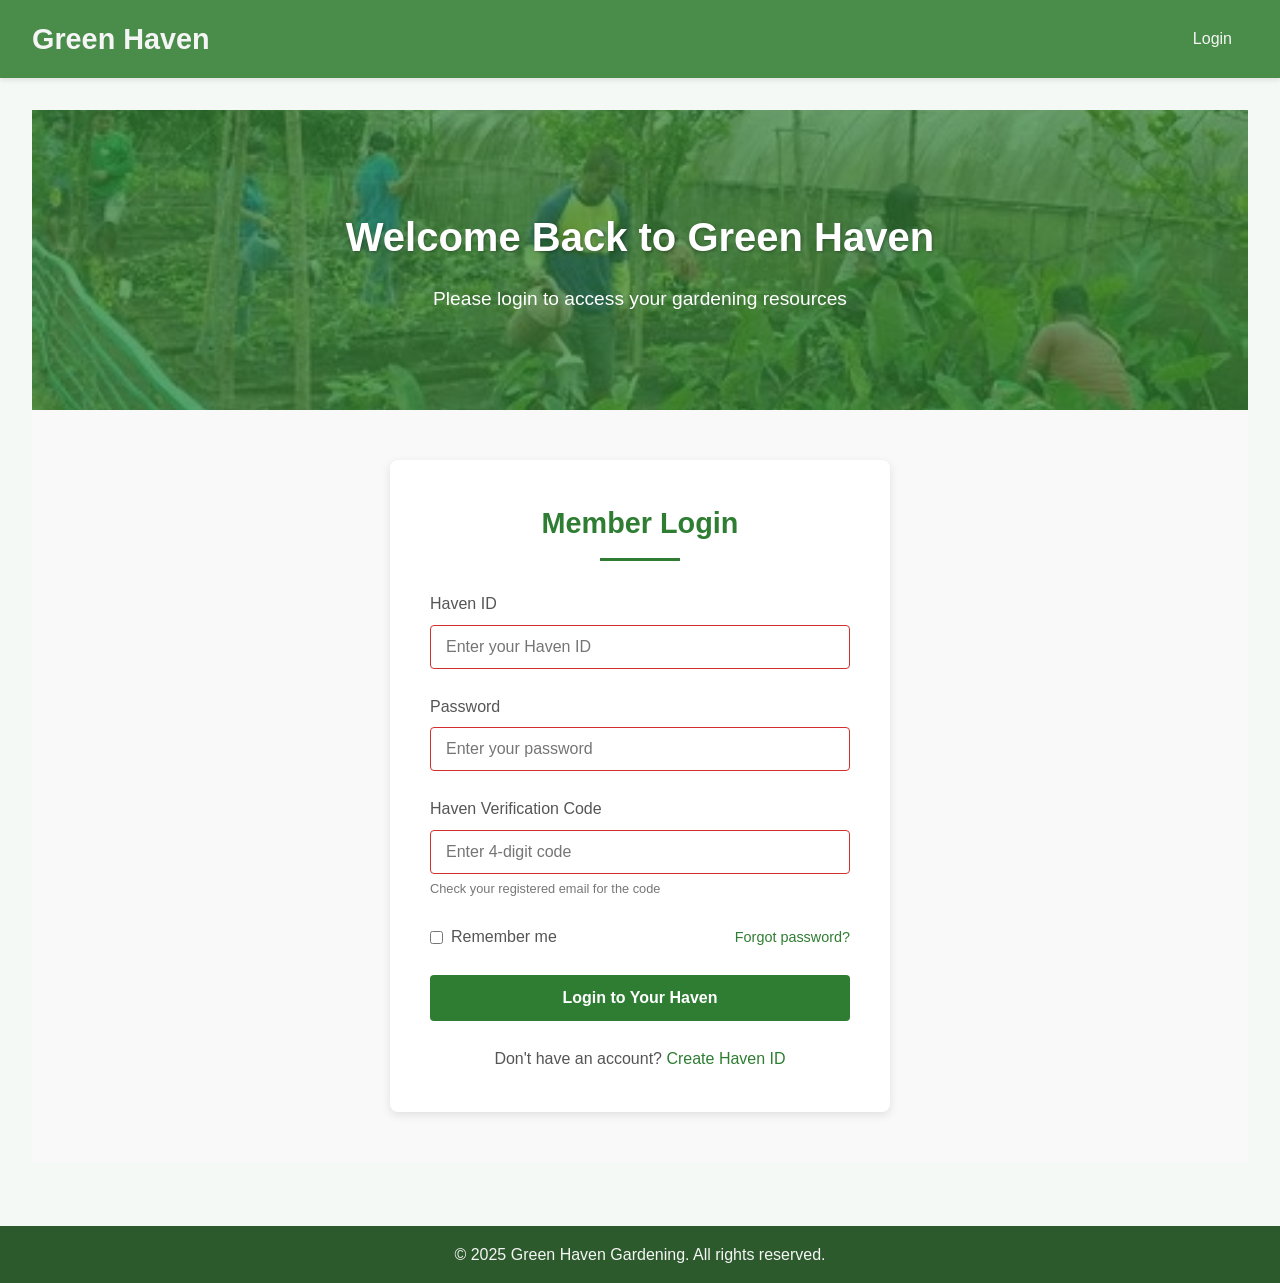
<file: index.html>
<!DOCTYPE html>
<html lang="en">
<head>
    <meta charset="UTF-8">
    <meta name="viewport" content="width=device-width, initial-scale=1.0">
    <title>Green Haven Login</title>
    <link rel="stylesheet" href="home.css">
    <link rel="stylesheet" href="login.css">
</head>
<body>
    <header>
        <div class="logo">Green Haven</div>
        <nav>
            <ul>
                <li><a href="index.html" class="active">Login</a></li>
            </ul>
        </nav>
    </header>

    <main class="login-container">
        <section class="login-hero" style="background-image: url('images/cover.jpg')">
            <div class="login-overlay"></div>
            <div class="login-content">
                <h1>Welcome Back to Green Haven</h1>
                <p>Please login to access your gardening resources</p>
            </div>
        </section>

        <section class="login-form-section">
            <div class="login-form-container">
                <h2>Member Login</h2>
                <form class="login-form" action="home.html" method="GET" id="loginForm">
                    <div class="form-group">
                        <label for="haven-id">Haven ID</label>
                        <input type="text" id="haven-id" name="haven-id" placeholder="Enter your Haven ID" required>
                        <div id="id-error" class="error-message" style="display: none;">
                            Invalid ID
                        </div>
                    </div>
                    
                    <div class="form-group">
                        <label for="password">Password</label>
                        <input type="password" id="password" name="password" placeholder="Enter your password" required>
                        <div id="password-error" class="error-message" style="display: none;">
                            Incorrect Password
                        </div>
                    </div>
                    
                    <div class="form-group">
                        <label for="verification-code">Haven Verification Code</label>
                        <input type="text" id="verification-code" name="verification-code" placeholder="Enter 4-digit code" 
                               pattern="\d{4}" maxlength="4" required
                               oninput="this.value = this.value.replace(/[^0-9]/g, ''); validateVerificationCode(this)">
                        <small>Check your registered email for the code</small>
                        <div id="verification-error" class="error-message" style="display: none;">
                            Incorrect Verification Code
                        </div>
                    </div>
                    
                    <div class="form-options">
                        <label class="remember-me">
                            <input type="checkbox" name="remember"> Remember me
                        </label>
                        <a href="forgot-password.html" class="forgot-password">Forgot password?</a>
                    </div>
                    
                    <button type="submit" class="login-button">Login to Your Haven</button>
                    
                    <div class="register-link">
                        <p>Don't have an account? <a href="signup.html">Create Haven ID</a></p>
                    </div>
                </form>
            </div>
        </section>
    </main>

    <!-- Welcome Animation Overlay -->
    <div class="welcome-animation" id="welcomeAnimation">
        <div class="welcome-icon">🌿</div>
        <h2 class="welcome-message">Welcome Back, Gardener!</h2>
        <p class="welcome-submessage">We're redirecting you to your personal haven</p>
        <div class="countdown" id="countdown">7</div>
    </div>

    <footer>
        <p>&copy; 2025 Green Haven Gardening. All rights reserved.</p>
    </footer>

    <script>
        // Define the correct credentials
        const CORRECT_ID = "Haven2025";
        const CORRECT_PASSWORD = "Green@H4";
        const CORRECT_VERIFICATION_CODE = "2025";

        function validateVerificationCode(input) {
            const errorElement = document.getElementById('verification-error');
            const code = input.value;
            
            // Show error if not exactly 4 digits (when field has value)
            if (code.length > 0 && code.length !== 4) {
                errorElement.style.display = 'block';
                errorElement.textContent = 'Invalid verification code. Must be exactly 4 numbers.';
                input.setCustomValidity('Invalid verification code');
            } else {
                errorElement.style.display = 'none';
                input.setCustomValidity('');
            }
        }

        // Add form validation on submit
        document.getElementById('loginForm').addEventListener('submit', function(event) {
            event.preventDefault(); // Always prevent default to handle validation ourselves
            
            // Get input values
            const havenId = document.getElementById('haven-id').value;
            const password = document.getElementById('password').value;
            const verificationCode = document.getElementById('verification-code').value;
            
            // Get error elements
            const idError = document.getElementById('id-error');
            const passwordError = document.getElementById('password-error');
            const verificationError = document.getElementById('verification-error');
            
            // Reset error messages
            idError.style.display = 'none';
            passwordError.style.display = 'none';
            verificationError.style.display = 'none';
            
            let isValid = true;
            
            // Validate Haven ID
            if (havenId !== CORRECT_ID) {
                idError.style.display = 'block';
                isValid = false;
            }
            
            // Validate Password
            if (password !== CORRECT_PASSWORD) {
                passwordError.style.display = 'block';
                isValid = false;
            }
            
            // Validate Verification Code
            if (verificationCode !== CORRECT_VERIFICATION_CODE) {
                verificationError.style.display = 'block';
                verificationError.textContent = 'Incorrect Verification Code';
                isValid = false;
            } else if (verificationCode.length !== 4) {
                verificationError.style.display = 'block';
                verificationError.textContent = 'Invalid verification code. Must be exactly 4 numbers.';
                isValid = false;
            }
            
            // If all credentials are correct, show welcome animation
            if (isValid) {
                const welcomeAnimation = document.getElementById('welcomeAnimation');
                const countdownElement = document.getElementById('countdown');
                
                // Show the welcome animation
                welcomeAnimation.classList.add('active');
                
                // Start countdown from 7 seconds
                let seconds = 7;
                countdownElement.textContent = seconds;
                
                const countdownInterval = setInterval(() => {
                    seconds--;
                    countdownElement.textContent = seconds;
                    
                    if (seconds <= 0) {
                        clearInterval(countdownInterval);
                        // Redirect to home.html after 7 seconds
                        window.location.href = 'home.html';
                    }
                }, 1000);
            }
        });
    </script>
</body>
</html>
</file>
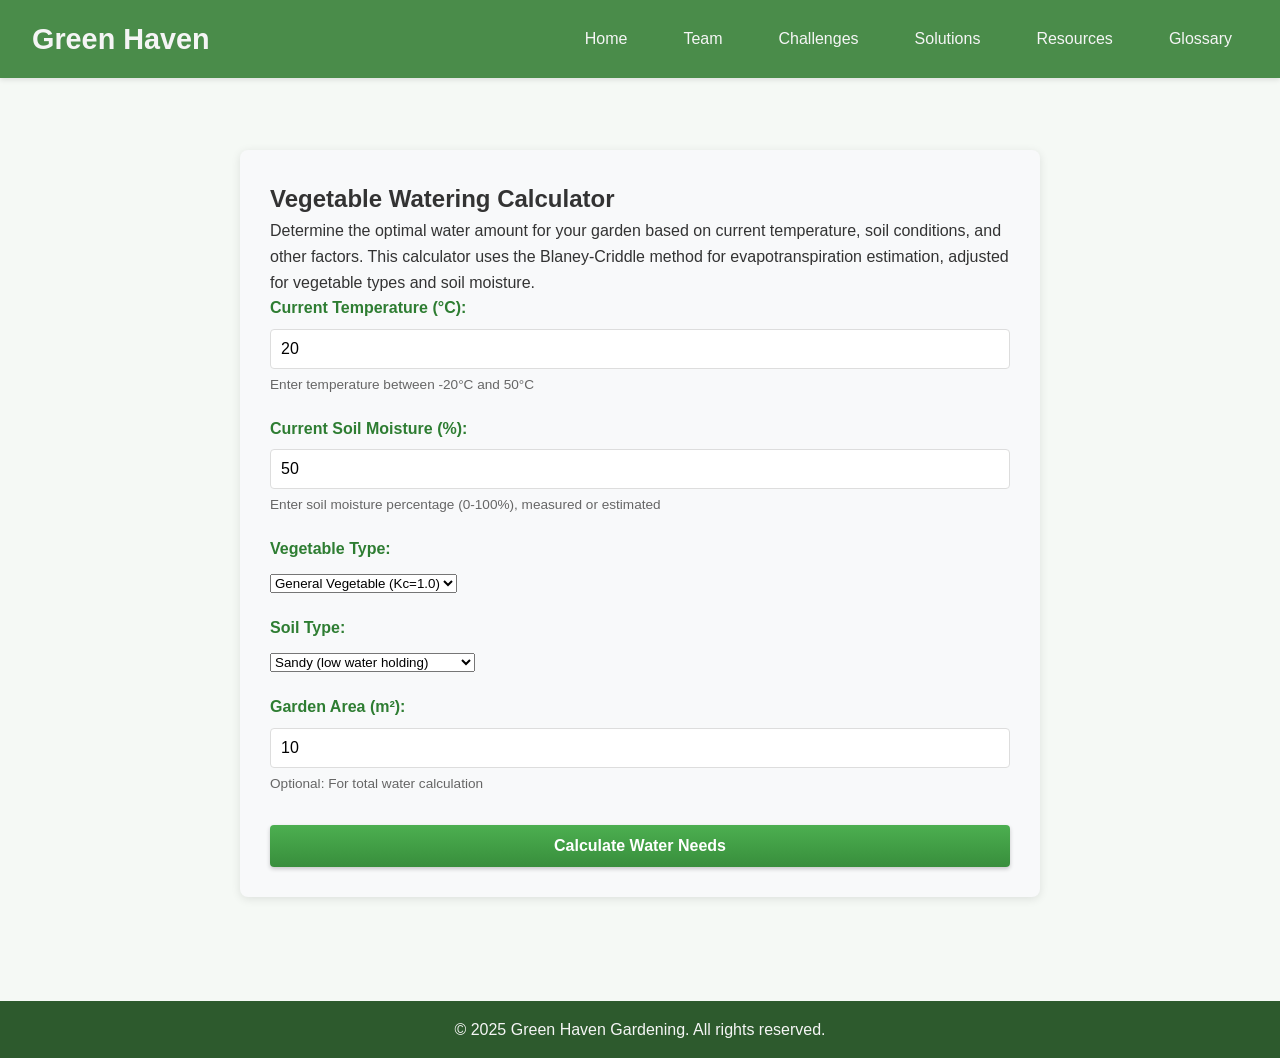
<file: calculator.html>
<!DOCTYPE html>
<html lang="en">
<head>
    <meta charset="UTF-8">
    <meta name="viewport" content="width=device-width, initial-scale=1.0">
    <title>Vegetable Watering Calculator | Green Haven Gardening</title>
	<link rel="stylesheet" href="home.css">
    <link rel="stylesheet" href="calculator.css">
    <style>

    </style>
</head>
<body>
    <header>
        <div class="logo">Green Haven</div>
        <nav>
            <ul class="main-menu">
                <li><a href="home.html">Home</a></li>
                <li><a href="team.html">Team</a></li>
                <li><a href="challenges.html">Challenges</a></li>
                <li><a href="solutions.html">Solutions</a></li>
                <li class="dropdown">
                    <a href="#">Resources</a>
                    <ul class="dropdown-menu">
                        <li><a href="irrigation.html">Irrigation Systems</a></li>
                        <li class="active"><a href="VegetableWateringCalculator.html">Calculator</a></li>
                        <li><a href="land-sale.html">Land Sale</a></li>
                    </ul>
                </li>
                <li><a href="glossary.html">Glossary</a></li>
            </ul>
        </nav>
    </header>

    <main>
        <section class="calculator-container">
            <h1>Vegetable Watering Calculator</h1>
            <p>Determine the optimal water amount for your garden based on current temperature, soil conditions, and other factors. This calculator uses the Blaney-Criddle method for evapotranspiration estimation, adjusted for vegetable types and soil moisture.</p>
            
            <div class="calculator-form">
                <div>
                    <label for="temperature">Current Temperature (°C):</label>
                    <input type="number" id="temperature" step="0.1" value="20" min="-20" max="50">
                    <small>Enter temperature between -20°C and 50°C</small>
                </div>
                
                <div>
                    <label for="moisture">Current Soil Moisture (%):</label>
                    <input type="number" id="moisture" step="0.1" value="50" min="0" max="100">
                    <small>Enter soil moisture percentage (0-100%), measured or estimated</small>
                </div>
                
                <div>
                    <label for="vegetable">Vegetable Type:</label>
                    <select id="vegetable">
                        <option value="1.0">General Vegetable (Kc=1.0)</option>
                        <option value="1.15">Tomatoes (Kc=1.15)</option>
                        <option value="0.9">Lettuce (Kc=0.9)</option>
                        <option value="0.95">Carrots (Kc=0.95)</option>
                        <option value="1.05">Beans (Kc=1.05)</option>
                    </select>
                </div>
                
                <div>
                    <label for="soil">Soil Type:</label>
                    <select id="soil">
                        <option value="25">Sandy (low water holding)</option>
                        <option value="50">Loamy (medium water holding)</option>
                        <option value="60">Clay (high water holding)</option>
                    </select>
                </div>
                
                <div>
                    <label for="area">Garden Area (m²):</label>
                    <input type="number" id="area" step="0.1" value="10" min="0">
                    <small>Optional: For total water calculation</small>
                </div>
                
                <button class="cta-button" onclick="calculateWater()">Calculate Water Needs</button>
            </div>
            
            <div id="result" class="calculator-results" style="display: none;">
                <h2>Watering Analysis</h2>
                
                <div class="result-item">
                    <div class="reading">
                        <div>Temperature:</div>
                        <div><span id="tempDisplay"></span> °C</div>
                    </div>
                </div>
                
                <div class="result-item">
                    <div class="reading">
                        <div>Current Soil Moisture:</div>
                        <div><span id="moistureDisplay"></span>%</div>
                    </div>
                    <div class="moisture-bar">
                        <div class="moisture-level" id="moistureBar"></div>
                    </div>
                </div>
                
                <div class="result-item">
                    <div class="reading">
                        <div>Daily Evapotranspiration Loss:</div>
                        <div><span id="lossDisplay"></span> mm</div>
                    </div>
                </div>
                
                <div class="result-item">
                    <div class="reading">
                        <div>Adjusted Moisture Level:</div>
                        <div><span id="adjustedDisplay"></span>%</div>
                    </div>
                    <div class="moisture-bar">
                        <div class="moisture-level" id="adjustedBar"></div>
                    </div>
                </div>
                
                <div class="result-item">
                    <div class="reading">
                        <div>Water Required per m²:</div>
                        <div><span id="waterDisplay"></span> L/m²</div>
                    </div>
                </div>
                
                <div class="result-item" id="totalWaterItem" style="display: none;">
                    <div class="reading">
                        <div>Total Water Required:</div>
                        <div><span id="totalWaterDisplay"></span> L</div>
                    </div>
                </div>
                
                <div class="temp-impact" id="tempImpact"></div>
                
                <div id="recommendation" class="alert"></div>
            </div>
        </section>
    </main>

    <footer>
        <p>&copy; 2025 Green Haven Gardening. All rights reserved.</p>
    </footer>

    <script>
        // p table from FAO, latitudes 0 to 60, months 0-11 (Jan-Dec)
        const pTable = {
            0: [0.27, 0.27, 0.27, 0.27, 0.27, 0.27, 0.27, 0.27, 0.27, 0.27, 0.27, 0.27],
            5: [0.27, 0.27, 0.27, 0.28, 0.28, 0.28, 0.28, 0.28, 0.28, 0.27, 0.27, 0.27],
            10: [0.26, 0.27, 0.27, 0.28, 0.28, 0.29, 0.29, 0.28, 0.28, 0.27, 0.26, 0.26],
            15: [0.26, 0.26, 0.27, 0.28, 0.29, 0.29, 0.29, 0.28, 0.28, 0.27, 0.26, 0.25],
            20: [0.25, 0.26, 0.27, 0.28, 0.29, 0.30, 0.30, 0.29, 0.28, 0.26, 0.25, 0.25],
            25: [0.24, 0.26, 0.27, 0.29, 0.30, 0.31, 0.31, 0.29, 0.28, 0.26, 0.25, 0.24],
            30: [0.24, 0.25, 0.27, 0.29, 0.31, 0.32, 0.31, 0.30, 0.28, 0.26, 0.24, 0.23],
            35: [0.23, 0.25, 0.27, 0.29, 0.31, 0.32, 0.32, 0.30, 0.28, 0.25, 0.23, 0.22],
            40: [0.22, 0.24, 0.27, 0.30, 0.32, 0.34, 0.33, 0.31, 0.28, 0.25, 0.22, 0.21],
            45: [0.20, 0.23, 0.27, 0.30, 0.34, 0.35, 0.34, 0.32, 0.28, 0.24, 0.21, 0.20],
            50: [0.19, 0.23, 0.27, 0.31, 0.34, 0.36, 0.35, 0.32, 0.28, 0.24, 0.20, 0.18],
            55: [0.17, 0.21, 0.26, 0.32, 0.36, 0.39, 0.38, 0.33, 0.28, 0.23, 0.18, 0.16],
            60: [0.15, 0.20, 0.26, 0.32, 0.38, 0.41, 0.40, 0.34, 0.28, 0.22, 0.17, 0.13]
        };

        function getP(latitude, month) {
            const lats = Object.keys(pTable).map(Number).sort((a,b)=>a-b);
            let closestLat = lats.reduce((prev, curr) => Math.abs(curr - latitude) < Math.abs(prev - latitude) ? curr : prev);
            return pTable[closestLat][month];
        }

        class VegetableWateringSystem {
            static IDEAL_FRACTION = 0.8; // Bring to 80% of available water capacity
            static ROOT_DEPTH_MM = 300; // Assumed root depth

            static calculate(temperature, moisture, kc, aw, area) {
                const month = new Date().getMonth(); // 0-11
                // Fixed latitude for South Africa (average around 30°S, but using 30°N equivalent for calculations)
                const latitude = 30;
                const p = getP(latitude, month);
                const t_f = temperature * 1.8 + 32;
                const eto = p * (0.46 * t_f + 8); // mm/day
                const etc = kc * eto; // mm/day

                const current_available = (moisture / 100) * aw;
                const adjusted_available = Math.max(0, current_available - etc);
                const adjusted_moisture = (adjusted_available / aw) * 100;

                const ideal_available = aw * this.IDEAL_FRACTION;
                const water_needed_mm = Math.max(0, ideal_available - adjusted_available);
                const water_per_m2 = water_needed_mm.toFixed(1); // L/m²
                const total_water = area ? (water_needed_mm * area).toFixed(1) : null;

                return {
                    temperature,
                    currentMoisture: moisture,
                    moistureLoss: etc.toFixed(1),
                    newMoistureLevel: adjusted_moisture.toFixed(1),
                    waterNeeded: water_per_m2,
                    totalWater: total_water
                };
            }
        }

        function calculateWater() {
            const temperature = parseFloat(document.getElementById('temperature').value);
            const moisture = parseFloat(document.getElementById('moisture').value);
            const kc = parseFloat(document.getElementById('vegetable').value);
            const aw = parseFloat(document.getElementById('soil').value);
            const area = parseFloat(document.getElementById('area').value) || null;

            if (isNaN(temperature) || isNaN(moisture)) {
                alert("Please enter valid numerical values for temperature and moisture.");
                return;
            }

            if (temperature < -20 || temperature > 50) {
                alert("Temperature must be between -20°C and 50°C");
                return;
            }

            if (moisture < 0 || moisture > 100) {
                alert("Soil moisture must be between 0% and 100%");
                return;
            }

            const results = VegetableWateringSystem.calculate(temperature, moisture, kc, aw, area);
            const resultDiv = document.getElementById('result');

            document.getElementById('tempDisplay').textContent = results.temperature.toFixed(1);
            document.getElementById('moistureDisplay').textContent = results.currentMoisture.toFixed(1);
            document.getElementById('lossDisplay').textContent = results.moistureLoss;
            document.getElementById('adjustedDisplay').textContent = results.newMoistureLevel;
            document.getElementById('waterDisplay').textContent = results.waterNeeded;

            if (results.totalWater) {
                document.getElementById('totalWaterDisplay').textContent = results.totalWater;
                document.getElementById('totalWaterItem').style.display = 'block';
            } else {
                document.getElementById('totalWaterItem').style.display = 'none';
            }

            document.getElementById('moistureBar').style.width = `${results.currentMoisture}%`;
            document.getElementById('adjustedBar').style.width = `${results.newMoistureLevel}%`;

            const tempImpact = document.getElementById('tempImpact');
            let impactText = "";
            let color = "";
            let bold = false;

            if (temperature < 10) {
                impactText = "Low temperature reduces evaporation and water needs.";
            } else if (temperature > 40) {
                impactText = "Extreme high temperature significantly increases evaporation and water requirements. WARNING: Extreme temperatures may damage plants!";
                color = "#d32f2f";
                bold = true;
            } else if (temperature > 30) {
                impactText = "High temperature increases evaporation and water requirements.";
            } else {
                impactText = "Moderate temperature has balanced impact on water needs.";
            }

            tempImpact.textContent = impactText;
            tempImpact.style.color = color;
            tempImpact.style.fontWeight = bold ? "bold" : "";

            const recommendation = document.getElementById('recommendation');
            const adjusted = results.newMoistureLevel;
            let recText = "";
            let recClass = "alert ";

            if (adjusted < 25) {
                recText = `CRITICAL: Soil is extremely dry! Water immediately. ${temperature > 25 ? "High temperatures are accelerating moisture loss." : ""}`;
                recClass += "alert-warning";
            } else if (adjusted < 35) {
                recText = `Warning: Soil is dry. Water today. ${temperature > 25 ? "Elevated temperatures are increasing water requirements." : ""}`;
                recClass += "alert-warning";
            } else if (adjusted > 75) {
                recText = `Warning: Soil is waterlogged! Avoid watering. ${temperature > 25 ? "Despite high temperatures, soil has sufficient moisture." : ""}`;
                recClass += "alert-warning";
            } else if (adjusted > 60) {
                recText = `Soil moisture is good. ${temperature > 25 ? "Monitor closely as high temperatures may increase water needs." : "Maintain current watering schedule."}`;
                recClass += "alert-info";
            } else if (adjusted >= 45 && adjusted <= 55) {
                recText = `Ideal moisture level maintained. ${temperature > 25 ? "High temperatures may require slightly more frequent watering." : ""}`;
                recClass += "alert-success";
            } else {
                recText = `Soil moisture is adequate. ${temperature > 25 ? "Increase watering frequency due to high temperatures." : "Continue with normal watering schedule."}`;
                recClass += "alert-info";
            }

            if (temperature > 40) {
                recText += " Consider providing shade and extra water to protect plants from heat stress.";
            }

            recommendation.textContent = recText;
            recommendation.className = recClass;

            resultDiv.style.display = 'block';
        }
    </script>
</body>
</html>
</file>
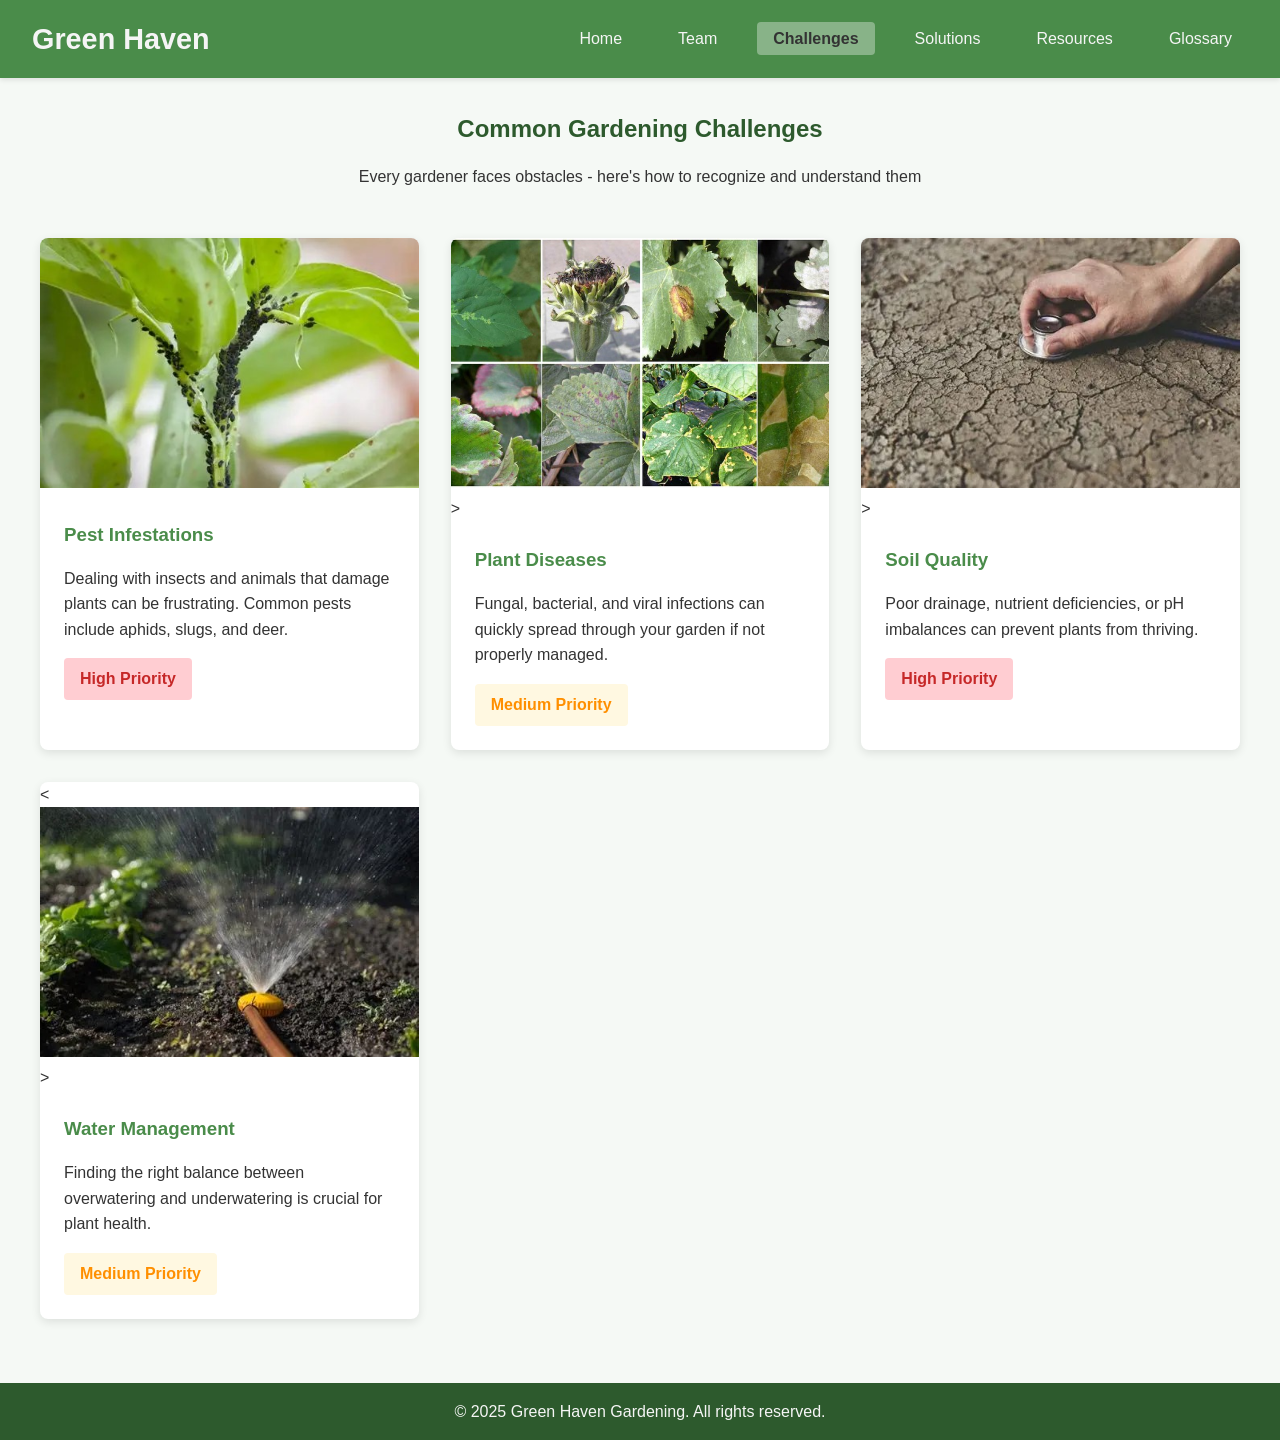
<file: challenges.html>
<!DOCTYPE html>
<html lang="en">
<head>
    <meta charset="UTF-8">
    <meta name="viewport" content="width=device-width, initial-scale=1.0">
    <title>Gardening Challenges - Green Haven Gardening</title>
    <link rel="stylesheet" href="challenges.css">
</head>
<body>
    <header>
        <div class="logo">Green Haven</div>
        <nav>
		  <ul class="main-menu">
			<li><a href="home.html">Home</a></li>
			<li><a href="team.html">Team</a></li>
			<li class="active"><a href="Challenges.html">Challenges</a></li>
			<li><a href="solutions.html">Solutions</a></li>
			<li class="dropdown">
			  <a href="#">Resources</a>
			  <ul class="dropdown-menu">
				<li><a href="irrigation.html">Irrigation Systems</a></li>
				<li><a href="calculator.html">Calculator</a></li>
				<li><a href="land-sale.html">Land Sale</a></li>
			  </ul>
			</li>
			<li><a href="glossary.html">Glossary</a></li>
		  </ul>
		</nav>
    </header>

    <main>
        <section class="page-header">
            <h1>Common Gardening Challenges</h1>
            <p>Every gardener faces obstacles - here's how to recognize and understand them</p>
        </section>
        
        <section class="challenges-container">
            <div class="challenge-card">
                <img src="images/pest.jpg" alt="Pest Infestation">
                <div class="challenge-content">
                    <h3>Pest Infestations</h3>
                    <p>Dealing with insects and animals that damage plants can be frustrating. Common pests include aphids, slugs, and deer.</p>
                    <div class="severity high">High Priority</div>
                </div>
            </div>
            
            <div class="challenge-card">
                <img src="images/disease.jpg" alt="Plant Disease">>
                <div class="challenge-content">
                    <h3>Plant Diseases</h3>
                    <p>Fungal, bacterial, and viral infections can quickly spread through your garden if not properly managed.</p>
                    <div class="severity medium">Medium Priority</div>
                </div>
            </div>
            
            <div class="challenge-card">
               <img src="images/soil.jpg" alt="Soil Quality">>
                <div class="challenge-content">
                    <h3>Soil Quality</h3>
                    <p>Poor drainage, nutrient deficiencies, or pH imbalances can prevent plants from thriving.</p>
                    <div class="severity high">High Priority</div>
                </div>
            </div>
            
            <div class="challenge-card">
                <<img src="images/water.jpg" alt="Water Management">>
                <div class="challenge-content">
                    <h3>Water Management</h3>
                    <p>Finding the right balance between overwatering and underwatering is crucial for plant health.</p>
                    <div class="severity medium">Medium Priority</div>
                </div>
            </div>
        </section>
    </main>

    <footer>
        <p>&copy; 2025 Green Haven Gardening. All rights reserved.</p>
    </footer>
</body>
</html>
</file>
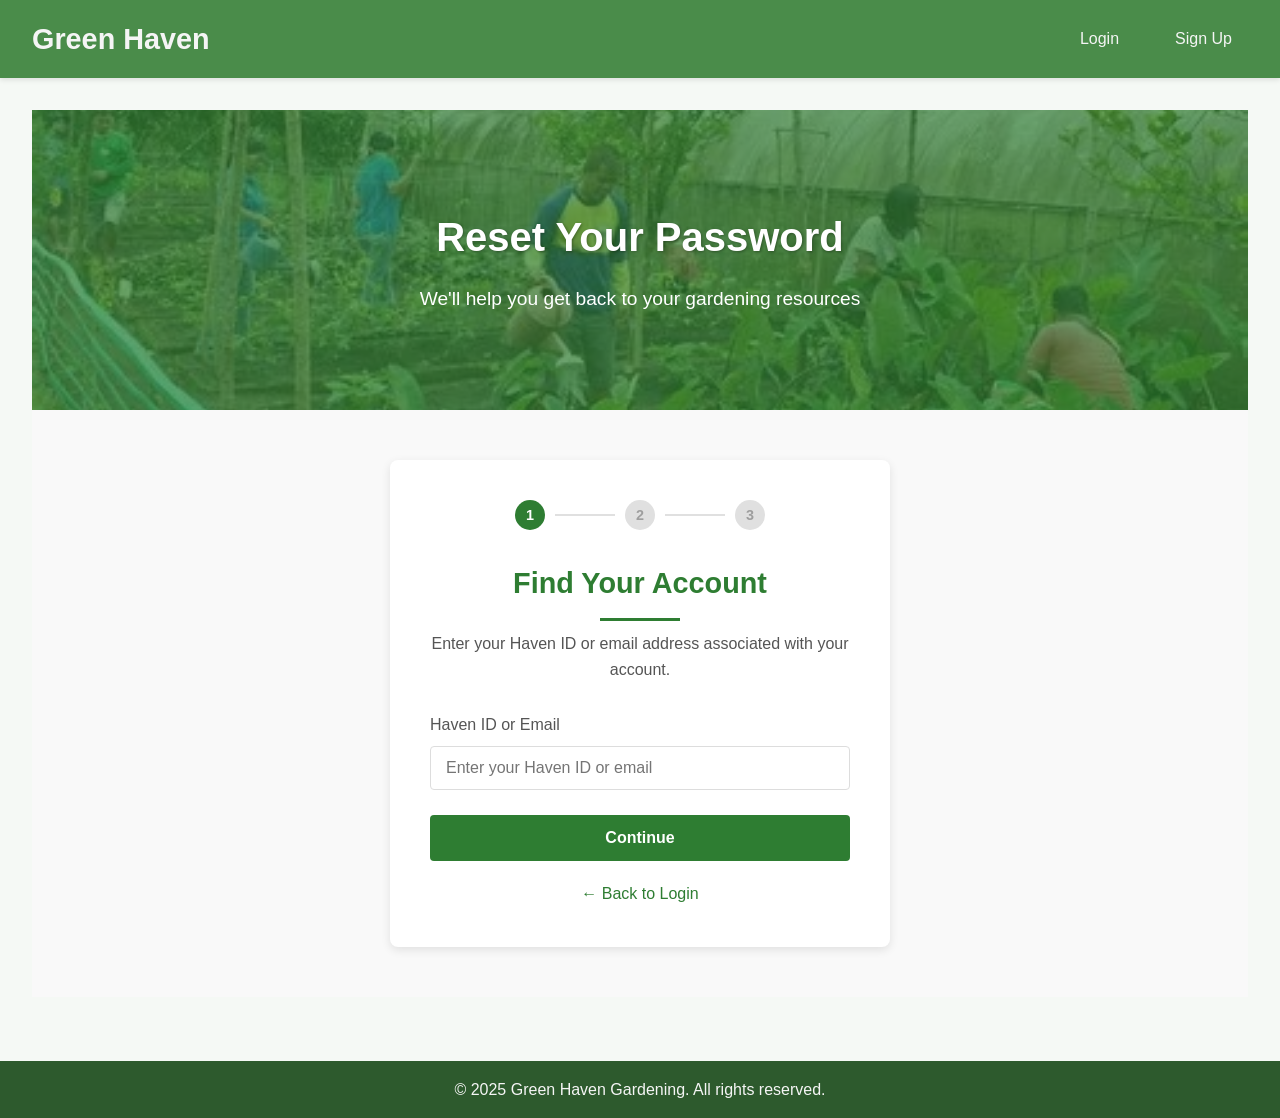
<file: forgot-password.html>
<!DOCTYPE html>
<html lang="en">
<head>
    <meta charset="UTF-8">
    <meta name="viewport" content="width=device-width, initial-scale=1.0">
    <title>Reset Password - Green Haven</title>
    <link rel="stylesheet" href="home.css">
    <link rel="stylesheet" href="forgot-password.css">
    <style>
        /* Additional styles for the multi-step form */
        .step-content {
            display: none;
        }
        .step-content.active {
            display: block;
        }
        .password-toggle {
            position: absolute;
            right: 10px;
            top: 35px;
            cursor: pointer;
            color: #666;
        }
        .password-input-container {
            position: relative;
        }
    </style>
</head>
<body>
    <header>
        <div class="logo">Green Haven</div>
        <nav>
            <ul>
                <li><a href="index.html">Login</a></li>
                <li><a href="signup.html">Sign Up</a></li>
            </ul>
        </nav>
    </header>

    <main class="forgot-password-container">
        <section class="forgot-password-hero" style="background-image: url('images/cover.jpg')">
            <div class="forgot-password-overlay"></div>
            <div class="forgot-password-content">
                <h1>Reset Your Password</h1>
                <p>We'll help you get back to your gardening resources</p>
            </div>
        </section>

        <section class="forgot-password-form-section">
            <div class="forgot-password-form-container">
                <div class="progress-indicator">
                    <div class="step active" id="step1">1</div>
                    <div class="line"></div>
                    <div class="step" id="step2">2</div>
                    <div class="line"></div>
                    <div class="step" id="step3">3</div>
                </div>
                
                <!-- Step 1: Find Account -->
                <div class="step-content active" id="step1Content">
                    <h2>Find Your Account</h2>
                    <p class="instruction">Enter your Haven ID or email address associated with your account.</p>
                    
                    <form class="forgot-password-form" id="forgotPasswordForm">
                        <div class="form-group">
                            <label for="user-identifier">Haven ID or Email</label>
                            <input type="text" id="user-identifier" name="user-identifier" placeholder="Enter your Haven ID or email" required>
                        </div>
                        
                        <button type="button" class="submit-button" id="continueButton">Continue</button>
                        
                        <div class="back-to-login">
                            <p><a href="index.html">← Back to Login</a></p>
                        </div>
                    </form>
                </div>

                <!-- Step 2: Verification Code -->
                <div class="step-content" id="step2Content">
                    <h2>Verify Your Identity</h2>
                    <p class="instruction">We've sent a verification code to your email. Please enter it below.</p>
                    
                    <form class="verification-form" id="verificationForm">
                        <div class="form-group">
                            <label for="verification-code">Verification Code</label>
                            <input type="text" id="verification-code" name="verification-code" placeholder="Enter 6-digit code" required>
                        </div>
                        
                        <button type="button" class="submit-button" id="verifyCodeButton">Verify Code</button>
                        
                        <div class="resend-link">
                            <p>Didn't receive the code? <a href="#" id="resendCodeButton">Resend</a></p>
                        </div>
                    </form>
                </div>

                <!-- Step 3: Reset Password -->
                <div class="step-content" id="step3Content">
                    <h2>Create New Password</h2>
                    <p class="instruction">Please create a new password for your account.</p>
                    
                    <form class="reset-password-form" id="resetPasswordForm">
                        <div class="form-group">
                            <label for="new-password">New Password</label>
                            <div class="password-input-container">
                                <input type="password" id="new-password" name="new-password" placeholder="Enter new password" required>
                                <span class="password-toggle" id="toggleNewPassword">👁️</span>
                            </div>
                            <div class="password-strength" id="passwordStrength"></div>
                        </div>
                        
                        <div class="form-group">
                            <label for="confirm-password">Confirm Password</label>
                            <div class="password-input-container">
                                <input type="password" id="confirm-password" name="confirm-password" placeholder="Confirm new password" required>
                                <span class="password-toggle" id="toggleConfirmPassword">👁️</span>
                            </div>
                            <div class="password-match" id="passwordMatch"></div>
                        </div>
                        
                        <button type="button" class="submit-button" id="resetPasswordButton">Reset Password</button>
                    </form>
                </div>

                <!-- Success Message -->
                <div class="success-message" id="successMessage" style="display: none;">
                    <div class="success-icon">✓</div>
                    <h3>Password Reset Successful!</h3>
                    <p>Your password has been successfully reset. You can now login with your new password.</p>
                    <button type="button" class="submit-button" id="goToLoginButton">Go to Login</button>
                </div>
            </div>
        </section>
    </main>

    <footer>
        <p>&copy; 2025 Green Haven Gardening. All rights reserved.</p>
    </footer>

    <script>
        // DOM Elements
        const step1 = document.getElementById('step1');
        const step2 = document.getElementById('step2');
        const step3 = document.getElementById('step3');
        const step1Content = document.getElementById('step1Content');
        const step2Content = document.getElementById('step2Content');
        const step3Content = document.getElementById('step3Content');
        const continueButton = document.getElementById('continueButton');
        const verifyCodeButton = document.getElementById('verifyCodeButton');
        const resetPasswordButton = document.getElementById('resetPasswordButton');
        const resendCodeButton = document.getElementById('resendCodeButton');
        const goToLoginButton = document.getElementById('goToLoginButton');
        const successMessage = document.getElementById('successMessage');
        const toggleNewPassword = document.getElementById('toggleNewPassword');
        const toggleConfirmPassword = document.getElementById('toggleConfirmPassword');
        const newPasswordInput = document.getElementById('new-password');
        const confirmPasswordInput = document.getElementById('confirm-password');
        const passwordStrength = document.getElementById('passwordStrength');
        const passwordMatch = document.getElementById('passwordMatch');

        // Step navigation functions
        function goToStep(stepNumber) {
            // Hide all steps
            step1Content.classList.remove('active');
            step2Content.classList.remove('active');
            step3Content.classList.remove('active');
            
            // Remove active class from all steps
            step1.classList.remove('active');
            step2.classList.remove('active');
            step3.classList.remove('active');
            
            // Show the selected step
            if (stepNumber === 1) {
                step1Content.classList.add('active');
                step1.classList.add('active');
            } else if (stepNumber === 2) {
                step2Content.classList.add('active');
                step2.classList.add('active');
            } else if (stepNumber === 3) {
                step3Content.classList.add('active');
                step3.classList.add('active');
            }
        }

        // Password strength checker
        function checkPasswordStrength(password) {
            let strength = 0;
            if (password.length >= 8) strength++;
            if (/[A-Z]/.test(password)) strength++;
            if (/[0-9]/.test(password)) strength++;
            if (/[^A-Za-z0-9]/.test(password)) strength++;
            
            return strength;
        }

        // Update password strength indicator
        newPasswordInput.addEventListener('input', function() {
            const strength = checkPasswordStrength(this.value);
            let message = '';
            let color = 'red';
            
            if (strength === 0) {
                message = 'Very weak';
            } else if (strength === 1) {
                message = 'Weak';
            } else if (strength === 2) {
                message = 'Medium';
                color = 'orange';
            } else if (strength === 3) {
                message = 'Strong';
                color = 'green';
            } else {
                message = 'Very strong';
                color = 'darkgreen';
            }
            
            passwordStrength.textContent = message;
            passwordStrength.style.color = color;
            
            // Check if passwords match
            if (confirmPasswordInput.value) {
                if (this.value === confirmPasswordInput.value) {
                    passwordMatch.textContent = 'Passwords match';
                    passwordMatch.style.color = 'green';
                } else {
                    passwordMatch.textContent = 'Passwords do not match';
                    passwordMatch.style.color = 'red';
                }
            }
        });

        // Check if passwords match
        confirmPasswordInput.addEventListener('input', function() {
            if (this.value === newPasswordInput.value) {
                passwordMatch.textContent = 'Passwords match';
                passwordMatch.style.color = 'green';
            } else {
                passwordMatch.textContent = 'Passwords do not match';
                passwordMatch.style.color = 'red';
            }
        });

        // Toggle password visibility
        toggleNewPassword.addEventListener('click', function() {
            if (newPasswordInput.type === 'password') {
                newPasswordInput.type = 'text';
                this.textContent = '';
            } else {
                newPasswordInput.type = 'password';
                this.textContent = '';
            }
        });

        toggleConfirmPassword.addEventListener('click', function() {
            if (confirmPasswordInput.type === 'password') {
                confirmPasswordInput.type = 'text';
                this.textContent = '';
            } else {
                confirmPasswordInput.type = 'password';
                this.textContent = '';
            }
        });

        // Event listeners
        continueButton.addEventListener('click', function() {
            const identifier = document.getElementById('user-identifier').value;
            if (identifier) {
                // In a real application, you would send this to your backend
                // For demo purposes, we'll just proceed to the next step
                goToStep(2);
            } else {
                alert('Please enter your Haven ID or email address');
            }
        });

        verifyCodeButton.addEventListener('click', function() {
            const code = document.getElementById('verification-code').value;
            if (code && code.length === 6) {
                // In a real application, you would verify the code with your backend
                // For demo purposes, we'll just proceed to the next step
                goToStep(3);
            } else {
                alert('Please enter a valid 6-digit verification code');
            }
        });

        resetPasswordButton.addEventListener('click', function() {
            const newPassword = newPasswordInput.value;
            const confirmPassword = confirmPasswordInput.value;
            
            if (!newPassword) {
                alert('Please enter a new password');
                return;
            }
            
            if (newPassword !== confirmPassword) {
                alert('Passwords do not match');
                return;
            }
            
            // Check password strength
            const strength = checkPasswordStrength(newPassword);
            if (strength < 2) {
                alert('Please choose a stronger password (at least 8 characters with uppercase letters and numbers)');
                return;
            }
            
            // In a real application, you would send the new password to your backend
            // For demo purposes, we'll show the success message
            successMessage.style.display = 'block';
            step3Content.style.display = 'none';
        });

        resendCodeButton.addEventListener('click', function(e) {
            e.preventDefault();
            alert('Verification code has been resent!');
        });

        goToLoginButton.addEventListener('click', function() {
            // Redirect to login page, which can then lead to home.html
            window.location.href = 'index.html';
        });
    </script>
</body>
</html>
</file>
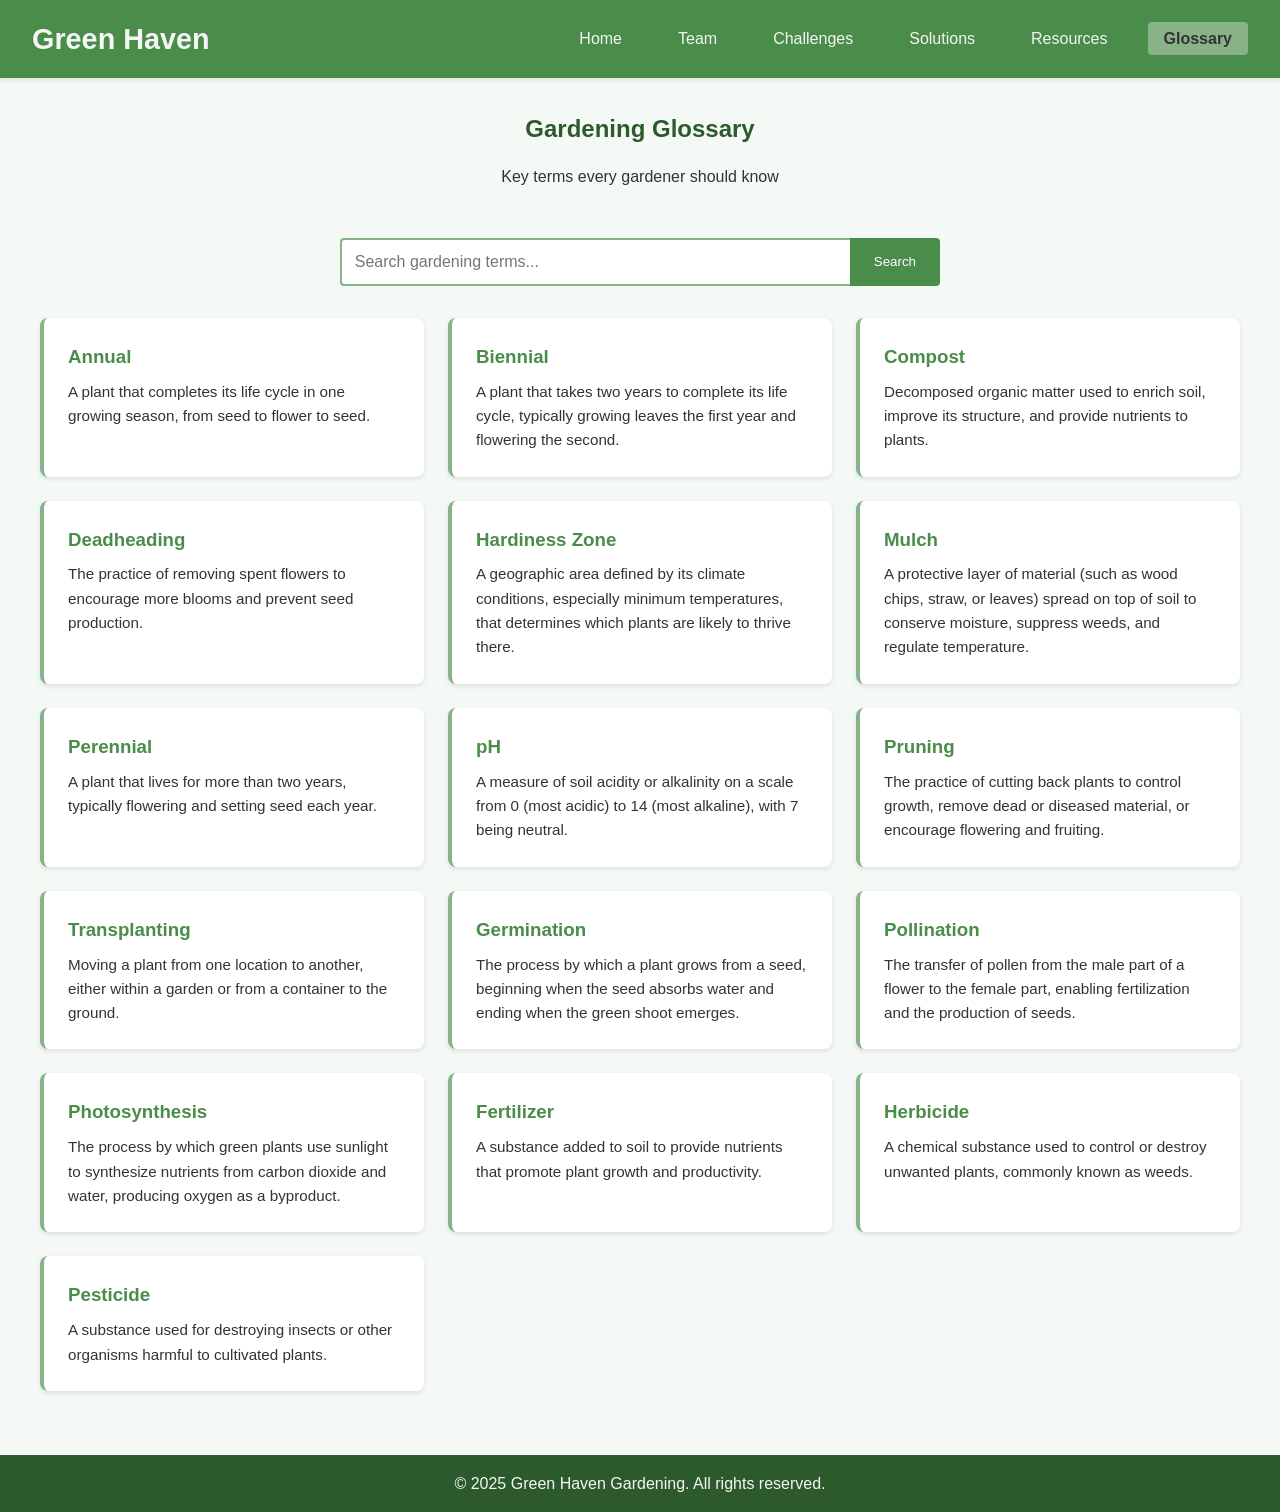
<file: glossary.html>
<!DOCTYPE html>
<html lang="en">
<head>
    <meta charset="UTF-8">
    <meta name="viewport" content="width=device-width, initial-scale=1.0">
    <title>Gardening Glossary - Green Haven Gardening</title>
    <link rel="stylesheet" href="glossary.css">
</head>
<body>
    <header>
        <div class="logo">Green Haven</div>
        <nav>
		  <ul class="main-menu">
			<li><a href="home.html">Home</a></li>
			<li><a href="team.html">Team</a></li>
			<li><a href="challenges.html">Challenges</a></li>
			<li><a href="solutions.html">Solutions</a></li>
			<li class="dropdown">
			  <a href="#">Resources</a>
			  <ul class="dropdown-menu">
				<li><a href="irrigation.html">Irrigation Systems</a></li>
				<li><a href="calculator.html">Calculator</a></li>
				<li><a href="land-sale.html">Land Sale</a></li>
			  </ul>
			</li>
			<li class="active"><a href="glossary.html">Glossary</a></li>
		  </ul>
		</nav>
    </header>

    <main>
        <section class="page-header">
            <h1>Gardening Glossary</h1>
            <p>Key terms every gardener should know</p>
        </section>
        
        <div class="search-container">
            <input type="text" id="glossary-search" placeholder="Search gardening terms...">
            <button id="search-btn">Search</button>
        </div>
        
        <div class="search-results-info" id="results-info"></div>
        <div class="no-results" id="no-results">No matching terms found. Try a different search.</div>
        
        <div class="glossary-container" id="glossary-container">
            <div class="glossary-term">
                <h3 class="term">Annual</h3>
                <p class="definition">A plant that completes its life cycle in one growing season, from seed to flower to seed.</p>
            </div>
            
            <div class="glossary-term">
                <h3 class="term">Biennial</h3>
                <p class="definition">A plant that takes two years to complete its life cycle, typically growing leaves the first year and flowering the second.</p>
            </div>
            
            <div class="glossary-term">
                <h3 class="term">Compost</h3>
                <p class="definition">Decomposed organic matter used to enrich soil, improve its structure, and provide nutrients to plants.</p>
            </div>
            
            <div class="glossary-term">
                <h3 class="term">Deadheading</h3>
                <p class="definition">The practice of removing spent flowers to encourage more blooms and prevent seed production.</p>
            </div>
            
            <div class="glossary-term">
                <h3 class="term">Hardiness Zone</h3>
                <p class="definition">A geographic area defined by its climate conditions, especially minimum temperatures, that determines which plants are likely to thrive there.</p>
            </div>
            
            <div class="glossary-term">
                <h3 class="term">Mulch</h3>
                <p class="definition">A protective layer of material (such as wood chips, straw, or leaves) spread on top of soil to conserve moisture, suppress weeds, and regulate temperature.</p>
            </div>
            
            <div class="glossary-term">
                <h3 class="term">Perennial</h3>
                <p class="definition">A plant that lives for more than two years, typically flowering and setting seed each year.</p>
            </div>
            
            <div class="glossary-term">
                <h3 class="term">pH</h3>
                <p class="definition">A measure of soil acidity or alkalinity on a scale from 0 (most acidic) to 14 (most alkaline), with 7 being neutral.</p>
            </div>
            
            <div class="glossary-term">
                <h3 class="term">Pruning</h3>
                <p class="definition">The practice of cutting back plants to control growth, remove dead or diseased material, or encourage flowering and fruiting.</p>
            </div>
            
            <div class="glossary-term">
                <h3 class="term">Transplanting</h3>
                <p class="definition">Moving a plant from one location to another, either within a garden or from a container to the ground.</p>
            </div>
            
            <div class="glossary-term">
                <h3 class="term">Germination</h3>
                <p class="definition">The process by which a plant grows from a seed, beginning when the seed absorbs water and ending when the green shoot emerges.</p>
            </div>
            
            <div class="glossary-term">
                <h3 class="term">Pollination</h3>
                <p class="definition">The transfer of pollen from the male part of a flower to the female part, enabling fertilization and the production of seeds.</p>
            </div>
            
            <div class="glossary-term">
                <h3 class="term">Photosynthesis</h3>
                <p class="definition">The process by which green plants use sunlight to synthesize nutrients from carbon dioxide and water, producing oxygen as a byproduct.</p>
            </div>
            
            <div class="glossary-term">
                <h3 class="term">Fertilizer</h3>
                <p class="definition">A substance added to soil to provide nutrients that promote plant growth and productivity.</p>
            </div>
            
            <div class="glossary-term">
                <h3 class="term">Herbicide</h3>
                <p class="definition">A chemical substance used to control or destroy unwanted plants, commonly known as weeds.</p>
            </div>
            
            <div class="glossary-term">
                <h3 class="term">Pesticide</h3>
                <p class="definition">A substance used for destroying insects or other organisms harmful to cultivated plants.</p>
            </div>
        </div>
    </main>

    <footer>
        <p>&copy; 2025 Green Haven Gardening. All rights reserved.</p>
    </footer>
    
    <script>
    document.addEventListener('DOMContentLoaded', function() {
        const searchInput = document.getElementById('glossary-search');
        const searchBtn = document.getElementById('search-btn');
        const resultsInfo = document.getElementById('results-info');
        const noResults = document.getElementById('no-results');
        const allTerms = document.querySelectorAll('.glossary-term');
        
        // Function to perform search
        function performSearch() {
            const searchText = searchInput.value.toLowerCase().trim();
            let visibleCount = 0;
            
            if (searchText === '') {
                // Show all terms if search is empty
                allTerms.forEach(term => {
                    term.style.display = 'block';
                    term.classList.remove('highlight');
                });
                resultsInfo.textContent = '';
                noResults.style.display = 'none';
                return;
            }
            
            // Filter terms based on search text
            allTerms.forEach(term => {
                const termTitle = term.querySelector('.term').textContent.toLowerCase();
                const termDefinition = term.querySelector('.definition').textContent.toLowerCase();
                
                if (termTitle.includes(searchText) || termDefinition.includes(searchText)) {
                    term.style.display = 'block';
                    term.classList.add('highlight');
                    visibleCount++;
                } else {
                    term.style.display = 'none';
                    term.classList.remove('highlight');
                }
            });
            
            // Update results info
            if (visibleCount > 0) {
                resultsInfo.textContent = `Found ${visibleCount} matching term${visibleCount !== 1 ? 's' : ''}`;
                noResults.style.display = 'none';
            } else {
                resultsInfo.textContent = '';
                noResults.style.display = 'block';
            }
        }
        
        // Add event listener for search input (real-time filtering)
        searchInput.addEventListener('input', performSearch);
        
        // Add event listener for search button (still works)
        searchBtn.addEventListener('click', performSearch);
        
        // Add event listener for Enter key in search field
        searchInput.addEventListener('keypress', function(e) {
            if (e.key === 'Enter') {
                performSearch();
            }
        });
    });
</script>
</body>
</html>
</file>
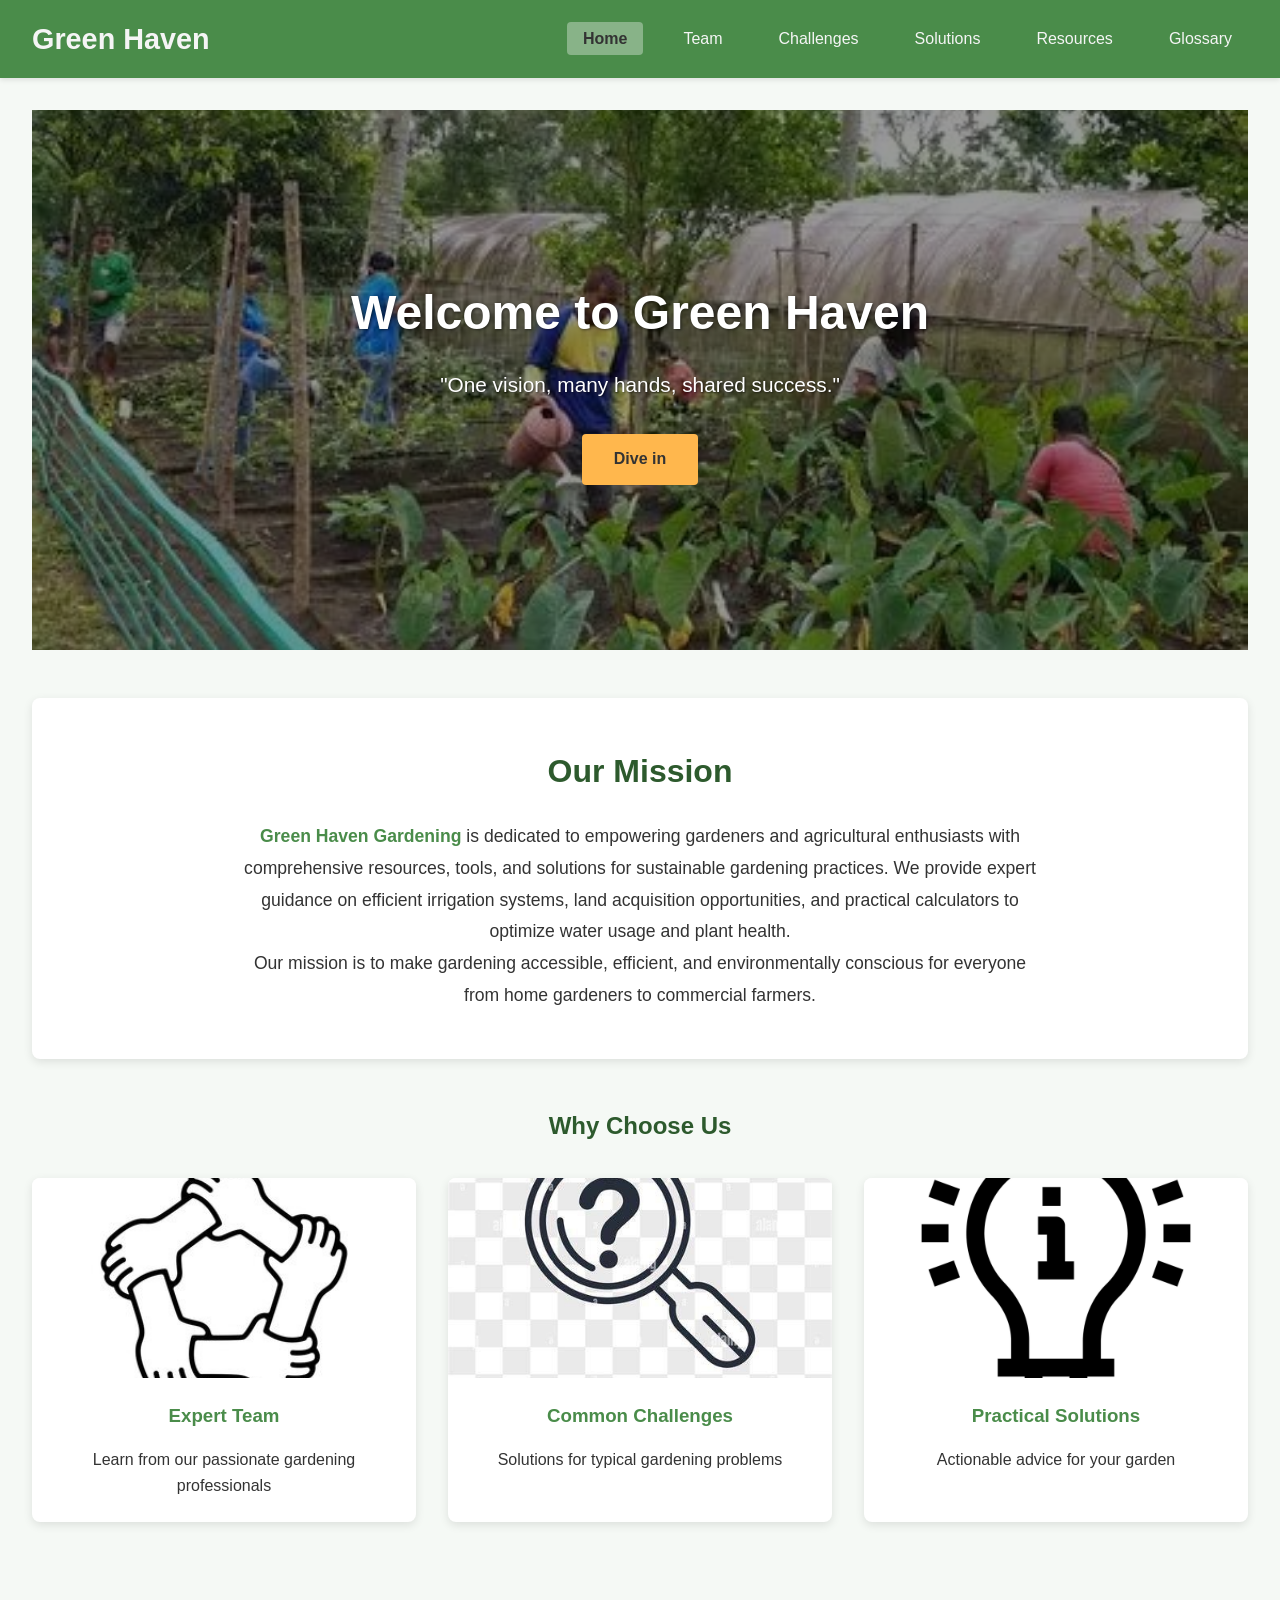
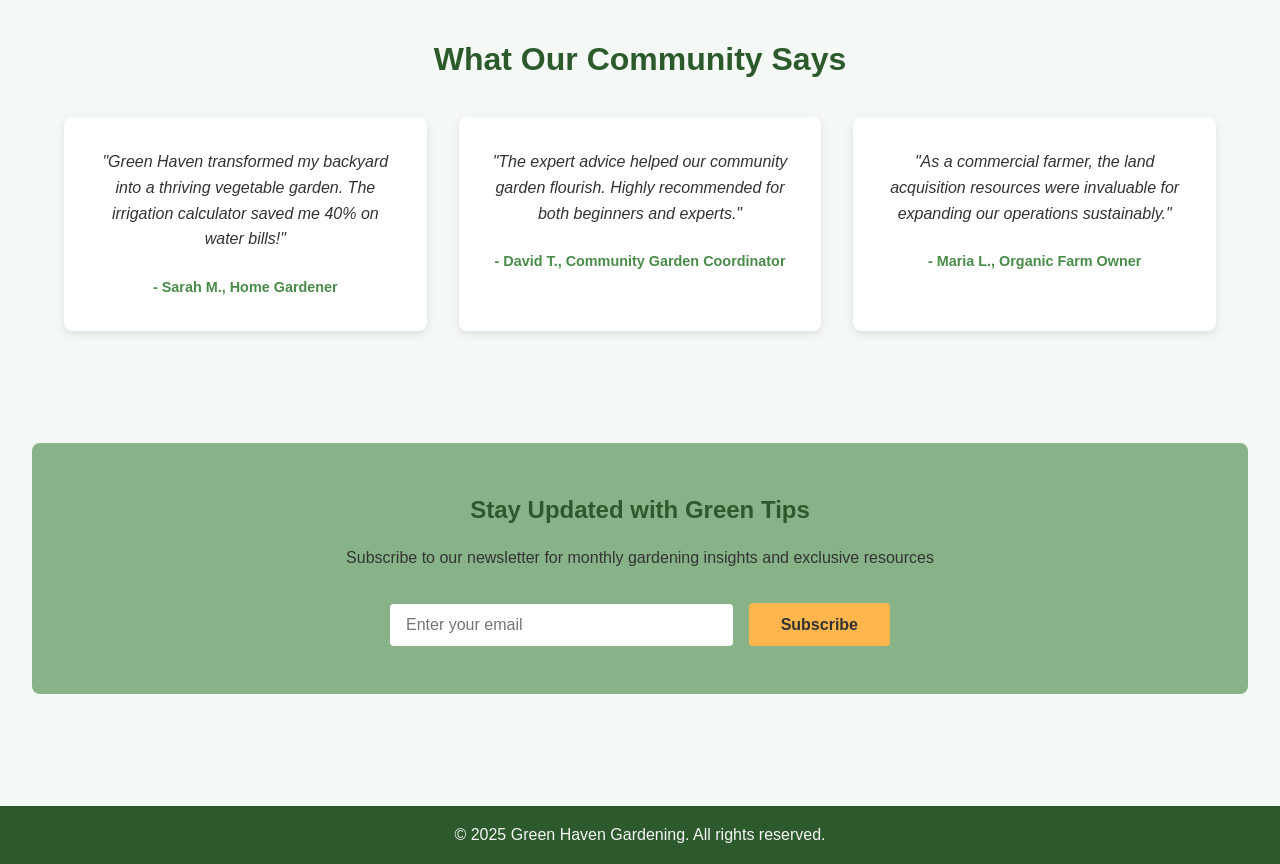
<file: home.html>
<!DOCTYPE html>
<html lang="en">
<head>
    <meta charset="UTF-8">
    <meta name="viewport" content="width=device-width, initial-scale=1.0">
    <title>Green Haven Gardening</title>
    <link rel="stylesheet" href="home.css">
    <style>
        /* Additional styles for clickable feature cards */
        .feature-card {
            cursor: pointer;
            transition: transform 0.3s ease, box-shadow 0.3s ease;
        }
        
        .feature-card:hover {
            transform: translateY(-5px);
            box-shadow: 0 10px 20px rgba(0,0,0,0.15);
        }
        
        .feature-card a {
            text-decoration: none;
            color: inherit;
            display: block;
            height: 100%;
            width: 100%;
        }

        /* Success message styles */
        .success-message {
            display: none;
            background-color: #d4edda;
            color: #155724;
            padding: 1rem;
            border-radius: 4px;
            margin-top: 1rem;
            border: 1px solid #c3e6cb;
            text-align: center;
        }

        .success-message.show {
            display: block;
            animation: fadeIn 0.7s ease-in;
        }

        @keyframes fadeIn {
            from { opacity: 0; transform: translateY(-10px); }
            to { opacity: 1; transform: translateY(0); }
        }
    </style>
</head>
<body>
    <header>
        <div class="logo">Green Haven</div>
        <nav>
		  <ul class="main-menu">
			<li class="active"><a href="home.html">Home</a></li>
			<li><a href="team.html">Team</a></li>
			<li><a href="challenges.html">Challenges</a></li>
			<li><a href="solutions.html">Solutions</a></li>
			<li class="dropdown">
			  <a href="#">Resources</a>
			  <ul class="dropdown-menu">
				<li><a href="irrigation.html">Irrigation Systems</a></li>
				<li><a href="calculator.html">Calculator</a></li>
				<li><a href="land-sale.html">Land Sale</a></li>
			  </ul>
			</li>
			<li><a href="glossary.html">Glossary</a></li>
		  </ul>
		</nav>
    </header>

    <main>
       <section class="hero" style="background-image: url('images/cover.jpg')">
            <div class="hero-content">
                <h1>Welcome to Green Haven</h1>
                <p>"One vision, many hands, shared success."</p>
                <a href="solutions.html" class="cta-button">Dive in</a>
            </div>
        </section>

        <!-- Mission Statement Section -->
        <section class="mission-section">
            <h2>Our Mission</h2>
            <div class="mission-content">
                <p><span class="mission-highlight">Green Haven Gardening</span> is dedicated to empowering gardeners and agricultural enthusiasts with comprehensive resources, tools, and solutions for sustainable gardening practices. We provide expert guidance on efficient irrigation systems, land acquisition opportunities, and practical calculators to optimize water usage and plant health.</p>
                <p>Our mission is to make gardening accessible, efficient, and environmentally conscious for everyone from home gardeners to commercial farmers.</p>
            </div>
        </section>

        <section class="features">
            <h2>Why Choose Us</h2>
            <div class="feature-grid">
                <div class="feature-card" onclick="window.location.href='team.html'">
                    <a href="team.html">
                        <img src="images/team.jpg" alt="Expert Team">
                        <h3>Expert Team</h3>
                        <p>Learn from our passionate gardening professionals</p>
                    </a>
                </div>
                <div class="feature-card" onclick="window.location.href='challenges.html'">
                    <a href="challenges.html">
                        <img src="images/challenge.jpg" alt="Common Challenges">
                        <h3>Common Challenges</h3>
                        <p>Solutions for typical gardening problems</p>
                    </a>
                </div>
                <div class="feature-card" onclick="window.location.href='solutions.html'">
                    <a href="solutions.html">
                        <img src="images/solution.jpg" alt="Practical Solutions">
                        <h3>Practical Solutions</h3>
                        <p>Actionable advice for your garden</p>
                    </a>
                </div>
            </div>
        </section>

        <!-- Testimonials Section -->
        <section class="testimonials">
            <h2>What Our Community Says</h2>
            <div class="testimonial-grid">
                <div class="testimonial-card">
                    <div class="testimonial-content">
                        <p>"Green Haven transformed my backyard into a thriving vegetable garden. The irrigation calculator saved me 40% on water bills!"</p>
                        <div class="testimonial-author">- Sarah M., Home Gardener</div>
                    </div>
                </div>
                <div class="testimonial-card">
                    <div class="testimonial-content">
                        <p>"The expert advice helped our community garden flourish. Highly recommended for both beginners and experts."</p>
                        <div class="testimonial-author">- David T., Community Garden Coordinator</div>
                    </div>
                </div>
                <div class="testimonial-card">
                    <div class="testimonial-content">
                        <p>"As a commercial farmer, the land acquisition resources were invaluable for expanding our operations sustainably."</p>
                        <div class="testimonial-author">- Maria L., Organic Farm Owner</div>
                    </div>
                </div>
            </div>
        </section>

        <!-- Newsletter Section -->
        <section class="newsletter">
            <div class="newsletter-content">
                <h2>Stay Updated with Green Tips</h2>
                <p>Subscribe to our newsletter for monthly gardening insights and exclusive resources</p>
                <form class="newsletter-form" id="newsletterForm">
                    <input type="email" placeholder="Enter your email" required id="emailInput">
                    <button type="submit" class="cta-button">Subscribe</button>
                </form>
                <div class="success-message" id="successMessage">
                    Thank you for subscribing! You're now on our list and will start receiving updates soon.
                </div>
            </div>
        </section>
    </main>

    <footer>
        <p>&copy; 2025 Green Haven Gardening. All rights reserved.</p>
    </footer>

    <script>
        // Newsletter subscription functionality
        document.getElementById('newsletterForm').addEventListener('submit', function(e) {
            e.preventDefault(); // Prevent form from actually submitting
            
            const emailInput = document.getElementById('emailInput');
            const successMessage = document.getElementById('successMessage');
            
            // Simple email validation
            const email = emailInput.value.trim();
            if (!email) {
                alert('Please enter a valid email address.');
                return;
            }
            
            if (!isValidEmail(email)) {
                alert('Please enter a valid email address.');
                return;
            }
            
            // Show success message
            successMessage.classList.add('show');
            
            // Clear the input field
            emailInput.value = '';
            
            // Hide the success message after 5 seconds
            setTimeout(() => {
                successMessage.classList.remove('show');
            }, 5000);
        });
        
        function isValidEmail(email) {
            const emailRegex = /^[^\s@]+@[^\s@]+\.[^\s@]+$/;
            return emailRegex.test(email);
        }
    </script>
</body>
</html>
</file>
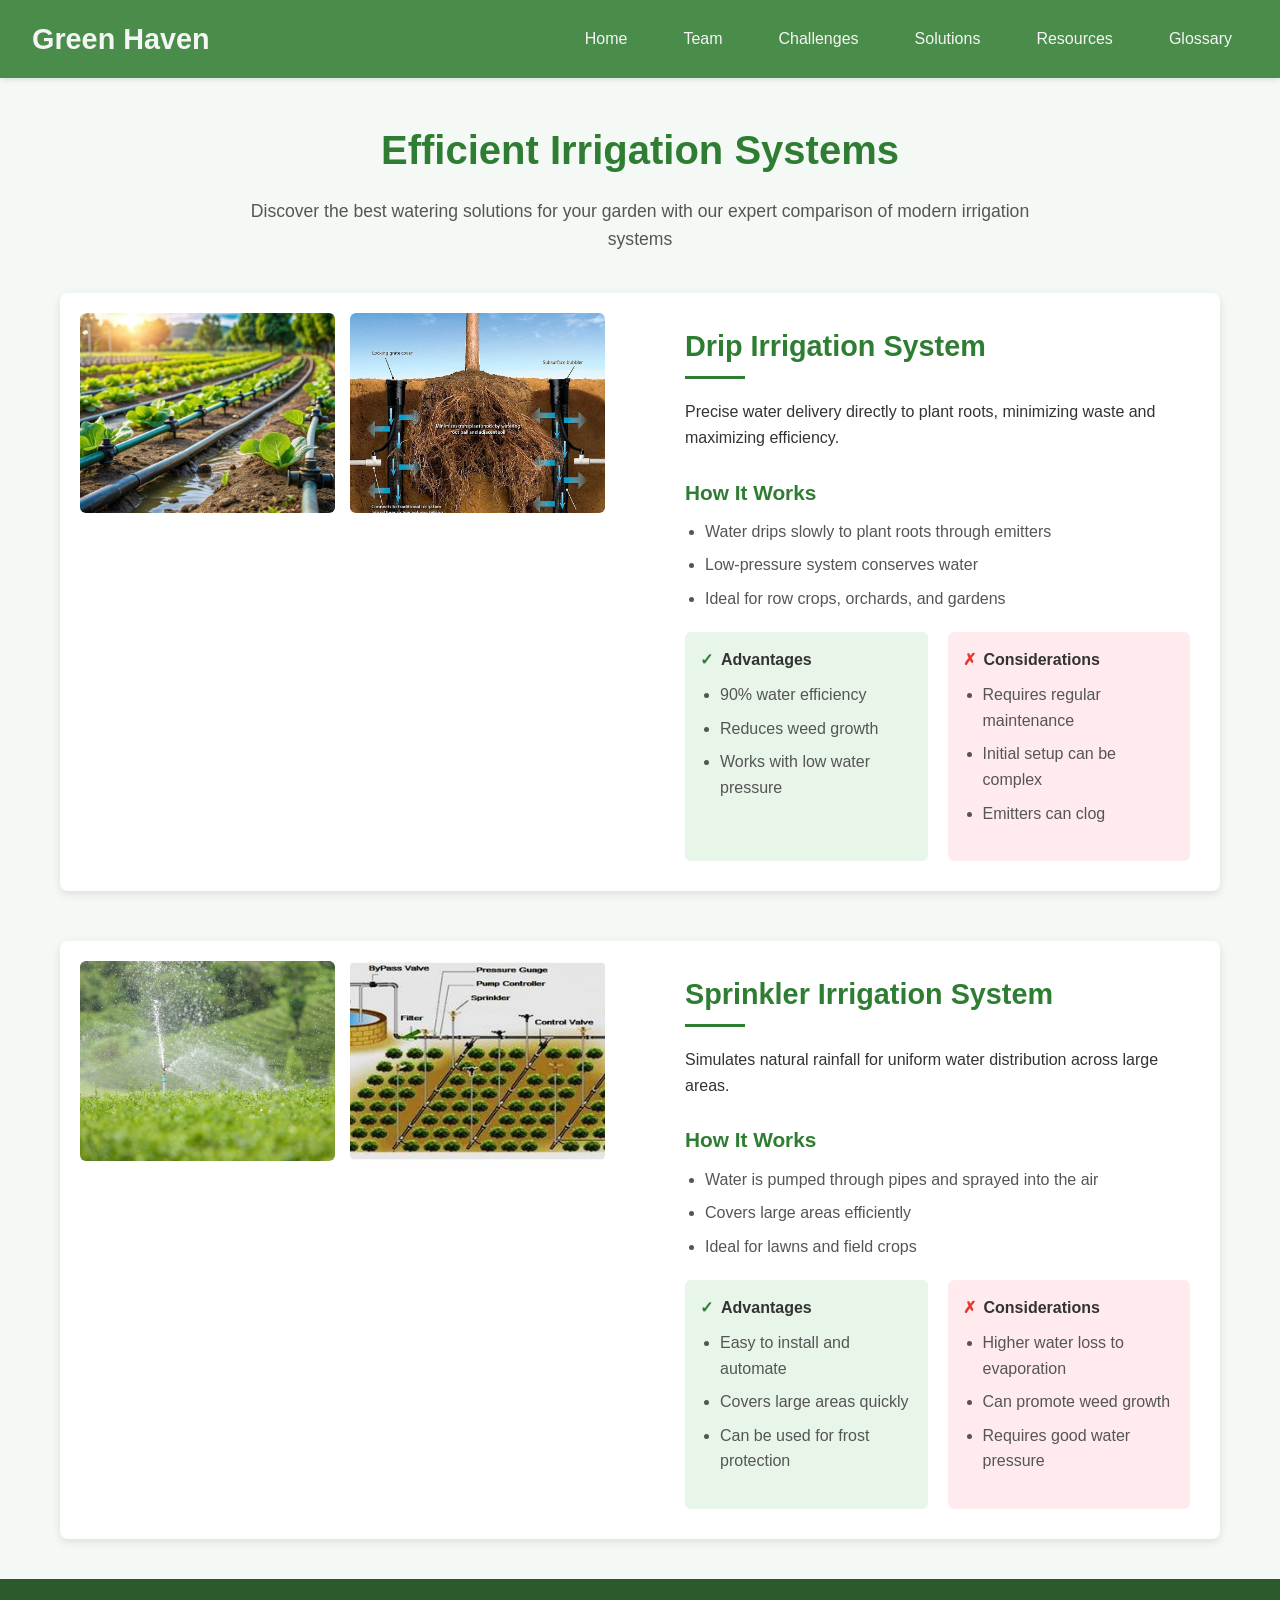
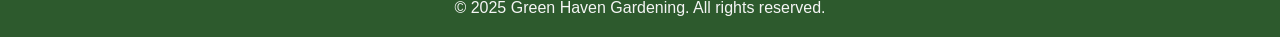
<file: irrigation.html>
<!DOCTYPE html>
<html lang="en">
<head>
    <meta charset="UTF-8">
    <meta name="viewport" content="width=device-width, initial-scale=1.0">
    <title>Irrigation Systems | Green Haven Gardening</title>
    <link rel="stylesheet" href="home.css">
    <link rel="stylesheet" href="irrigation.css">
</head>
<body>
    <header>
        <div class="logo">Green Haven</div>
        <nav>
		  <ul class="main-menu">
			<li><a href="home.html">Home</a></li>
			<li><a href="team.html">Team</a></li>
			<li><a href="challenges.html">Challenges</a></li>
			<li><a href="solutions.html">Solutions</a></li>
			<li class="dropdown">
			  <a href="#">Resources</a>
			  <ul class="dropdown-menu">
				<li class="active"><a href="irrigation.html">Irrigation Systems</a></li>
				<li><a href="calculator.html">Calculator</a></li>
				<li><a href="land-sale.html">Land Sale</a></li>
			  </ul>
			</li>
			<li><a href="glossary.html">Glossary</a></li>
		  </ul>
		</nav>
    </header>

    <main class="irrigation-systems">
        <section class="irrigation-header">
            <h1>Efficient Irrigation Systems</h1>
            <p>Discover the best watering solutions for your garden with our expert comparison of modern irrigation systems</p>
        </section>

        <div class="system-cards">
            <!-- Drip Irrigation System -->
            <div class="system-card">
                <div class="system-content">
                    <div class="system-images">
                        <div class="system-image" style="background-image: url('images/ir1.jpg')"></div>
                        <div class="system-image" style="background-image: url('images/ir2.jpg')"></div>
                    </div>
                    <div class="system-details">
                        <h2>Drip Irrigation System</h2>
                        <p>Precise water delivery directly to plant roots, minimizing waste and maximizing efficiency.</p>
                        
                        <h3>How It Works</h3>
                        <ul>
                            <li>Water drips slowly to plant roots through emitters</li>
                            <li>Low-pressure system conserves water</li>
                            <li>Ideal for row crops, orchards, and gardens</li>
                        </ul>
                        
                        <div class="pros-cons">
                            <div class="pros">
                                <h4>Advantages</h4>
                                <ul>
                                    <li>90% water efficiency</li>
                                    <li>Reduces weed growth</li>
                                    <li>Works with low water pressure</li>
                                </ul>
                            </div>
                            <div class="cons">
                                <h4>Considerations</h4>
                                <ul>
                                    <li>Requires regular maintenance</li>
                                    <li>Initial setup can be complex</li>
                                    <li>Emitters can clog</li>
                                </ul>
                            </div>
                        </div>
                    </div>
                </div>
            </div>
            
            <!-- Sprinkler Irrigation System -->
            <div class="system-card">
                <div class="system-content">
                    <div class="system-images">
                        <div class="system-image" style="background-image: url('images/ir3.jpg')"></div>
                        <div class="system-image" style="background-image: url('images/ir4.jpg')"></div>
                    </div>
                    <div class="system-details">
                        <h2>Sprinkler Irrigation System</h2>
                        <p>Simulates natural rainfall for uniform water distribution across large areas.</p>
                        
                        <h3>How It Works</h3>
                        <ul>
                            <li>Water is pumped through pipes and sprayed into the air</li>
                            <li>Covers large areas efficiently</li>
                            <li>Ideal for lawns and field crops</li>
                        </ul>
                        
                        <div class="pros-cons">
                            <div class="pros">
                                <h4>Advantages</h4>
                                <ul>
                                    <li>Easy to install and automate</li>
                                    <li>Covers large areas quickly</li>
                                    <li>Can be used for frost protection</li>
                                </ul>
                            </div>
                            <div class="cons">
                                <h4>Considerations</h4>
                                <ul>
                                    <li>Higher water loss to evaporation</li>
                                    <li>Can promote weed growth</li>
                                    <li>Requires good water pressure</li>
                                </ul>
                            </div>
                        </div>
                    </div>
                </div>
            </div>
        </div>
    </main>

    <footer>
        <p>&copy; 2025 Green Haven Gardening. All rights reserved.</p>
    </footer>
</body>
</html>
</file>
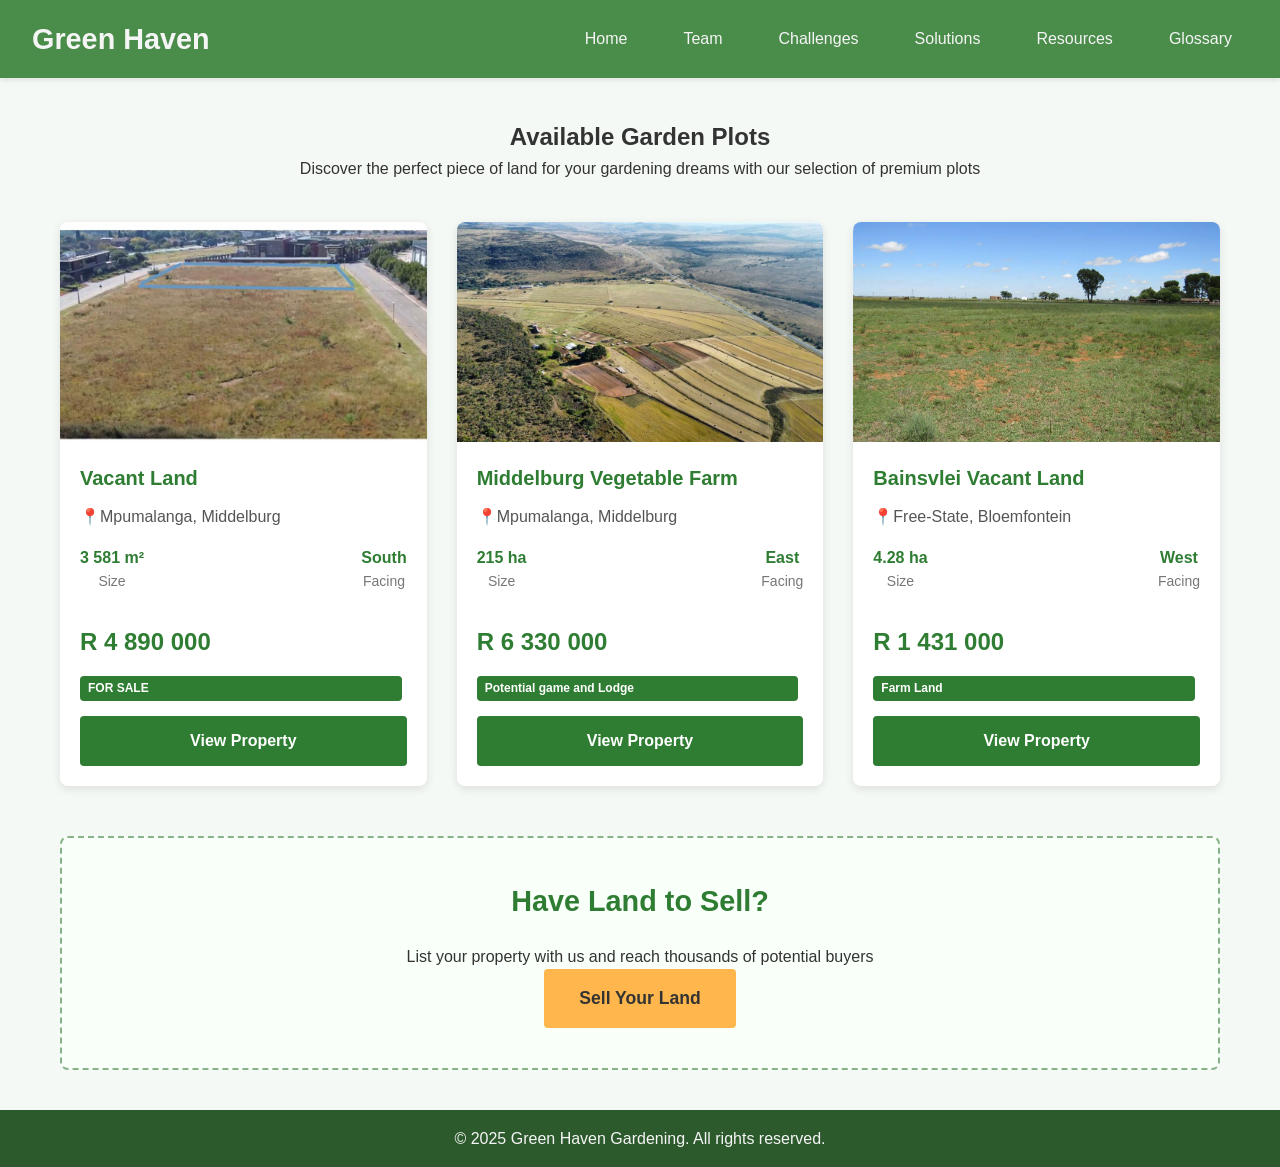
<file: Land-sale.html>
<!DOCTYPE html>
<html lang="en">
<head>
    <meta charset="UTF-8">
    <meta name="viewport" content="width=device-width, initial-scale=1.0">
    <title>Land Sale | Green Haven Gardening</title>
    <link rel="stylesheet" href="home.css">
    <style>
        /* Additional styles specific to land sale page */
        .land-sale-container {
            max-width: 1200px;
            margin: 40px auto;
            padding: 0 20px;
        }
        
        .land-intro {
            text-align: center;
            margin-bottom: 40px;
        }
        
        .property-grid {
            display: grid;
            grid-template-columns: repeat(auto-fill, minmax(350px, 1fr));
            gap: 30px;
            margin: 40px 0;
        }
        
        .property-card {
            background: white;
            border-radius: 8px;
            overflow: hidden;
            box-shadow: 0 3px 10px rgba(0,0,0,0.1);
            transition: transform 0.3s;
            display: flex;
            flex-direction: column;
        }
        
        .property-card:hover {
            transform: translateY(-5px);
        }
        
        .property-image {
            height: 220px;
            background-size: cover;
            background-position: center;
        }
        
        .property-details {
            padding: 20px;
            flex-grow: 1;
            display: flex;
            flex-direction: column;
        }
        
        .property-title {
            font-size: 20px;
            margin-bottom: 10px;
            color: #2e7d32;
        }
        
        .property-location {
            display: flex;
            align-items: center;
            color: #555;
            margin-bottom: 15px;
        }
        
        .property-features {
            display: flex;
            justify-content: space-between;
            margin-bottom: 15px;
        }
        
        .feature {
            text-align: center;
        }
        
        .feature-value {
            font-weight: 700;
            color: #2e7d32;
        }
        
        .feature-label {
            font-size: 14px;
            color: #777;
        }
        
        .price {
            font-size: 24px;
            font-weight: 700;
            color: #2e7d32;
            margin: 15px 0;
        }
        
        .tag {
            display: inline-block;
            padding: 3px 8px;
            border-radius: 4px;
            font-size: 12px;
            font-weight: 600;
            margin-right: 5px;
            background-color: #2e7d32;
            color: white;
            margin-bottom: 15px;
        }
        
        .view-property-btn {
            display: inline-block;
            padding: 12px 24px;
            background-color: #2e7d32;
            color: white;
            text-decoration: none;
            border-radius: 4px;
            font-weight: 600;
            text-align: center;
            transition: background-color 0.3s ease;
            margin-top: auto;
        }
        
        .view-property-btn:hover {
            background-color: #1b5e20;
        }
        
        /* Sell Land Button Styles */
        .sell-land-section {
            text-align: center;
            margin: 50px 0 30px;
            padding: 40px 20px;
            background-color: #f9fff9;
            border-radius: 8px;
            border: 2px dashed #88b388;
        }
        
        .sell-land-section h2 {
            color: #2e7d32;
            margin-bottom: 20px;
            font-size: 1.8rem;
        }
        
        .sell-land-btn {
            display: inline-block;
            padding: 15px 35px;
            background-color: #ffb74d;
            color: #333;
            text-decoration: none;
            border-radius: 4px;
            font-weight: 700;
            font-size: 1.1rem;
            text-align: center;
            transition: all 0.3s ease;
        }
        
        .sell-land-btn:hover {
            background-color: #ff9800;
            transform: translateY(-2px);
            box-shadow: 0 4px 8px rgba(0,0,0,0.1);
        }
        
        @media (max-width: 768px) {
            .property-grid {
                grid-template-columns: 1fr;
            }
            
            .sell-land-section {
                padding: 30px 15px;
                margin: 40px 0 20px;
            }
            
            .sell-land-section h2 {
                font-size: 1.5rem;
            }
            
            .sell-land-btn {
                padding: 12px 25px;
                font-size: 1rem;
            }
        }
    </style>
</head>
<body>
    <header>
        <div class="logo">Green Haven</div>
        <nav>
		  <ul class="main-menu">
			<li><a href="home.html">Home</a></li>
			<li><a href="team.html">Team</a></li>
			<li><a href="challenges.html">Challenges</a></li>
			<li><a href="solutions.html">Solutions</a></li>
			<li class="dropdown">
			  <a href="#">Resources</a>
			  <ul class="dropdown-menu">
				<li><a href="irrigation.html">Irrigation Systems</a></li>
				<li><a href="calculator.html">Calculator</a></li>
				<li class="active"><a href="Land-sale.html">Land sale</a></li>
			  </ul>
			</li>
			<li><a href="glossary.html">Glossary</a></li>
		  </ul>
		</nav>
    </header>

    <main class="land-sale-container">
        <section class="land-intro">
            <h1>Available Garden Plots</h1>
            <p>Discover the perfect piece of land for your gardening dreams with our selection of premium plots</p>
        </section>

        <div class="property-grid">
            <!-- Property 1 -->
            <div class="property-card">
                <div class="property-image" style="background-image: url('images/pop1.jpg')"></div>
                <div class="property-details">
                    <h3 class="property-title">Vacant Land</h3>
                    <div class="property-location">
                        <span class="location-icon">📍</span> 
                        <span>Mpumalanga, Middelburg</span>
                    </div>
                    <div class="property-features">
                        <div class="feature">
                            <div class="feature-value">3 581 m²</div>
                            <div class="feature-label">Size</div>
                        </div>
                        <div class="feature">
                            <div class="feature-value">South</div>
                            <div class="feature-label">Facing</div>
                        </div>
                    </div>
                    <div class="price">R 4 890 000</div>
                    <span class="tag">FOR SALE</span>
                    <a href="https://www.privateproperty.co.za/for-sale/mpumalanga/middelburg/aerorand/T5085757" class="view-property-btn">View Property</a>
                </div>
            </div>
            
            <!-- Property 2 -->
            <div class="property-card">
                <div class="property-image" style="background-image: url('images/Prop2.jpg')"></div>
                <div class="property-details">
                    <h3 class="property-title">Middelburg Vegetable Farm</h3>
                    <div class="property-location">
                        <span class="location-icon">📍</span> 
                        <span>Mpumalanga, Middelburg</span>
                    </div>
                    <div class="property-features">
                        <div class="feature">
                            <div class="feature-value">215 ha</div>
                            <div class="feature-label">Size</div>
                        </div>
                        <div class="feature">
                            <div class="feature-value">East</div>
                            <div class="feature-label">Facing</div>
                        </div>
                    </div>
                    <div class="price">R 6 330 000</div>
                    <span class="tag">Potential game and Lodge</span>
                    <a href="https://www.privateproperty.co.za/for-sale/mpumalanga/middelburg/middelburg-central/T4629657" class="view-property-btn">View Property</a>
                </div>
            </div>
            
            <!-- Property 3 -->
            <div class="property-card">
                <div class="property-image" style="background-image: url('images/Prop3.jpg')"></div>
                <div class="property-details">
                    <h3 class="property-title">Bainsvlei Vacant Land</h3>
                    <div class="property-location">
                        <span class="location-icon">📍</span> 
                        <span>Free-State, Bloemfontein</span>
                    </div>
                    <div class="property-features">
                        <div class="feature">
                            <div class="feature-value">4.28 ha</div>
                            <div class="feature-label">Size</div>
                        </div>
                        <div class="feature">
                            <div class="feature-value">West</div>
                            <div class="feature-label">Facing</div>
                        </div>
                    </div>
                    <div class="price">R 1 431 000</div>
                    <span class="tag">Farm Land</span>
                    <a href="https://www.privateproperty.co.za/for-sale/free-state/bloemfontein/bainsvlei/T4979286" class="view-property-btn">View Property</a>
                </div>
            </div>
        </div>

        <!-- Sell Land Section -->
        <section class="sell-land-section">
            <h2>Have Land to Sell?</h2>
            <p>List your property with us and reach thousands of potential buyers</p>
            <a href="https://www.privateproperty.co.za/estate-agents-in-south-africa" class="sell-land-btn">Sell Your Land</a>
        </section>
    </main>

    <footer>
        <p>&copy; 2025 Green Haven Gardening. All rights reserved.</p>
    </footer>
</body>
</html>
</file>
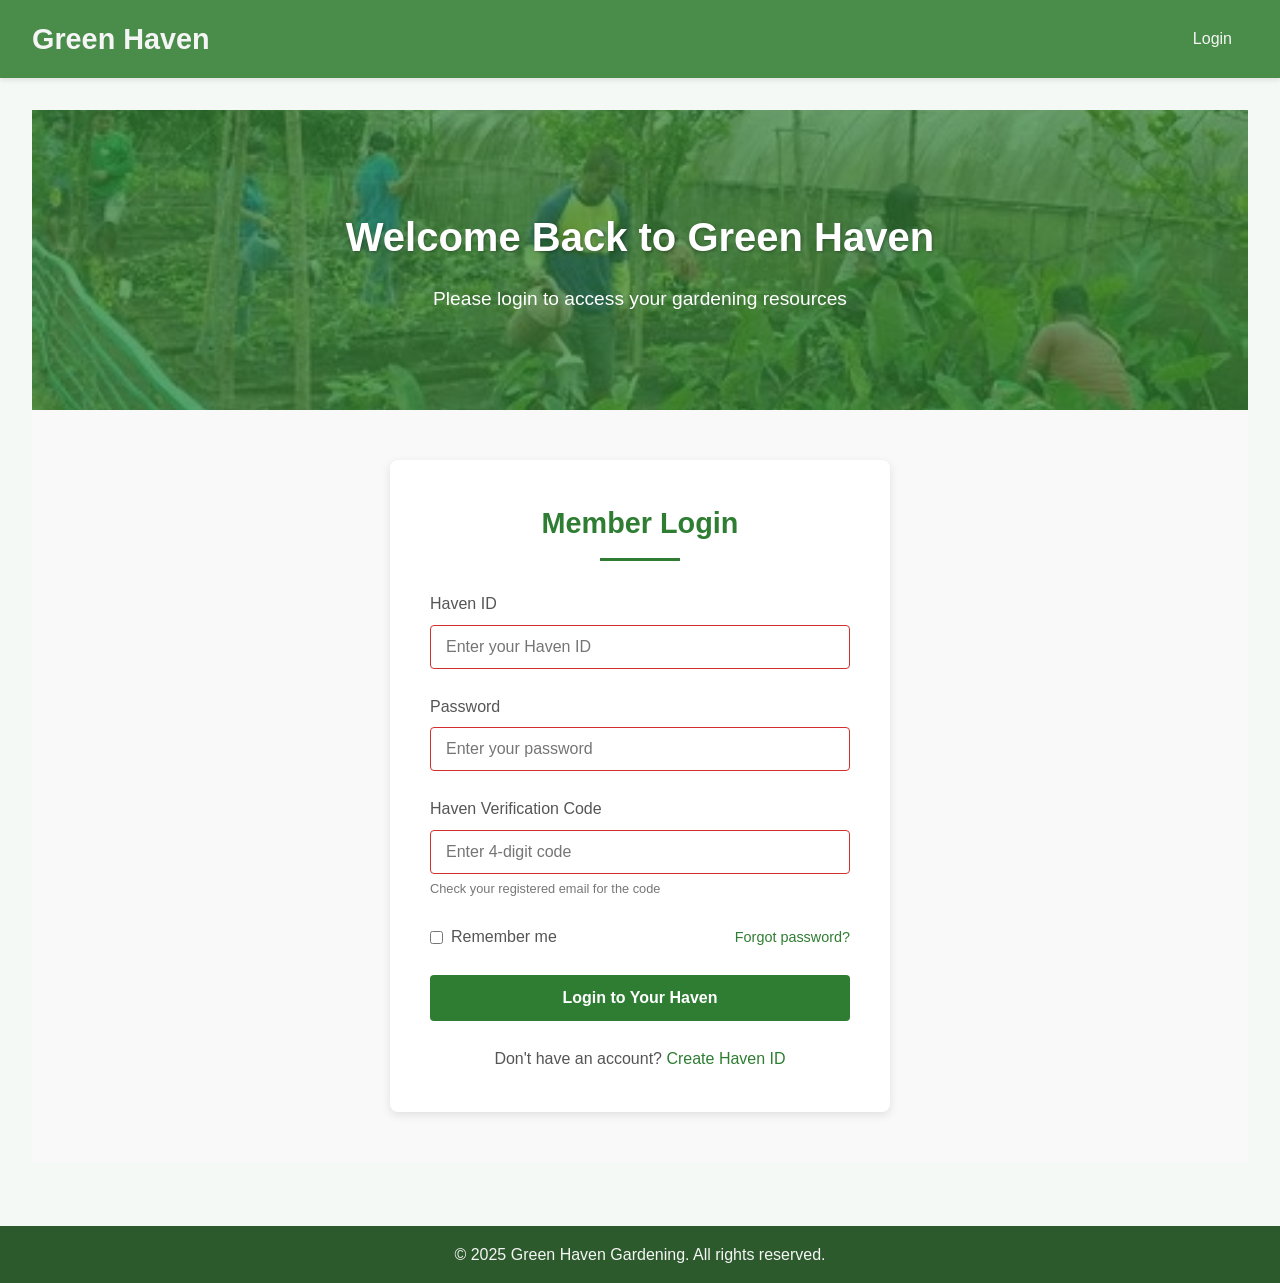
<file: Login.html>
<!DOCTYPE html>
<html lang="en">
<head>
    <meta charset="UTF-8">
    <meta name="viewport" content="width=device-width, initial-scale=1.0">
    <title>Green Haven Login</title>
    <link rel="stylesheet" href="home.css">
    <link rel="stylesheet" href="login.css">
</head>
<body>
    <header>
        <div class="logo">Green Haven</div>
        <nav>
            <ul>
                <li><a href="login.html" class="active">Login</a></li>
            </ul>
        </nav>
    </header>

    <main class="login-container">
        <section class="login-hero" style="background-image: url('images/cover.jpg')">
            <div class="login-overlay"></div>
            <div class="login-content">
                <h1>Welcome Back to Green Haven</h1>
                <p>Please login to access your gardening resources</p>
            </div>
        </section>

        <section class="login-form-section">
            <div class="login-form-container">
                <h2>Member Login</h2>
                <form class="login-form" action="index.html" method="GET" id="loginForm">
                    <div class="form-group">
                        <label for="haven-id">Haven ID</label>
                        <input type="text" id="haven-id" name="haven-id" placeholder="Enter your Haven ID" required>
                        <div id="id-error" class="error-message" style="display: none;">
                            Invalid ID
                        </div>
                    </div>
                    
                    <div class="form-group">
                        <label for="password">Password</label>
                        <input type="password" id="password" name="password" placeholder="Enter your password" required>
                        <div id="password-error" class="error-message" style="display: none;">
                            Incorrect Password
                        </div>
                    </div>
                    
                    <div class="form-group">
                        <label for="verification-code">Haven Verification Code</label>
                        <input type="text" id="verification-code" name="verification-code" placeholder="Enter 4-digit code" 
                               pattern="\d{4}" maxlength="4" required
                               oninput="this.value = this.value.replace(/[^0-9]/g, ''); validateVerificationCode(this)">
                        <small>Check your registered email for the code</small>
                        <div id="verification-error" class="error-message" style="display: none;">
                            Incorrect Verification Code
                        </div>
                    </div>
                    
                    <div class="form-options">
                        <label class="remember-me">
                            <input type="checkbox" name="remember"> Remember me
                        </label>
                        <a href="forgot-password.html" class="forgot-password">Forgot password?</a>
                    </div>
                    
                    <button type="submit" class="login-button">Login to Your Haven</button>
                    
                    <div class="register-link">
                        <p>Don't have an account? <a href="signup.html">Create Haven ID</a></p>
                    </div>
                </form>
            </div>
        </section>
    </main>

    <!-- Welcome Animation Overlay -->
    <div class="welcome-animation" id="welcomeAnimation">
        <div class="welcome-icon">🌿</div>
        <h2 class="welcome-message">Welcome Back, Gardener!</h2>
        <p class="welcome-submessage">We're redirecting you to your personal haven</p>
        <div class="countdown" id="countdown">7</div>
    </div>

    <footer>
        <p>&copy; 2025 Green Haven Gardening. All rights reserved.</p>
    </footer>

    <script>
        // Define the correct credentials
        const CORRECT_ID = "Haven2025";
        const CORRECT_PASSWORD = "Green@H4";
        const CORRECT_VERIFICATION_CODE = "2025";

        function validateVerificationCode(input) {
            const errorElement = document.getElementById('verification-error');
            const code = input.value;
            
            // Show error if not exactly 4 digits (when field has value)
            if (code.length > 0 && code.length !== 4) {
                errorElement.style.display = 'block';
                errorElement.textContent = 'Invalid verification code. Must be exactly 4 numbers.';
                input.setCustomValidity('Invalid verification code');
            } else {
                errorElement.style.display = 'none';
                input.setCustomValidity('');
            }
        }

        // Add form validation on submit
        document.getElementById('loginForm').addEventListener('submit', function(event) {
            event.preventDefault(); // Always prevent default to handle validation ourselves
            
            // Get input values
            const havenId = document.getElementById('haven-id').value;
            const password = document.getElementById('password').value;
            const verificationCode = document.getElementById('verification-code').value;
            
            // Get error elements
            const idError = document.getElementById('id-error');
            const passwordError = document.getElementById('password-error');
            const verificationError = document.getElementById('verification-error');
            
            // Reset error messages
            idError.style.display = 'none';
            passwordError.style.display = 'none';
            verificationError.style.display = 'none';
            
            let isValid = true;
            
            // Validate Haven ID
            if (havenId !== CORRECT_ID) {
                idError.style.display = 'block';
                isValid = false;
            }
            
            // Validate Password
            if (password !== CORRECT_PASSWORD) {
                passwordError.style.display = 'block';
                isValid = false;
            }
            
            // Validate Verification Code
            if (verificationCode !== CORRECT_VERIFICATION_CODE) {
                verificationError.style.display = 'block';
                verificationError.textContent = 'Incorrect Verification Code';
                isValid = false;
            } else if (verificationCode.length !== 4) {
                verificationError.style.display = 'block';
                verificationError.textContent = 'Invalid verification code. Must be exactly 4 numbers.';
                isValid = false;
            }
            
            // If all credentials are correct, show welcome animation
            if (isValid) {
                const welcomeAnimation = document.getElementById('welcomeAnimation');
                const countdownElement = document.getElementById('countdown');
                
                // Show the welcome animation
                welcomeAnimation.classList.add('active');
                
                // Start countdown from 7 seconds
                let seconds = 7;
                countdownElement.textContent = seconds;
                
                const countdownInterval = setInterval(() => {
                    seconds--;
                    countdownElement.textContent = seconds;
                    
                    if (seconds <= 0) {
                        clearInterval(countdownInterval);
                        // Redirect to index.html after 7 seconds
                        window.location.href = 'index.html';
                    }
                }, 1000);
            }
        });
    </script>
</body>
</html>
</file>
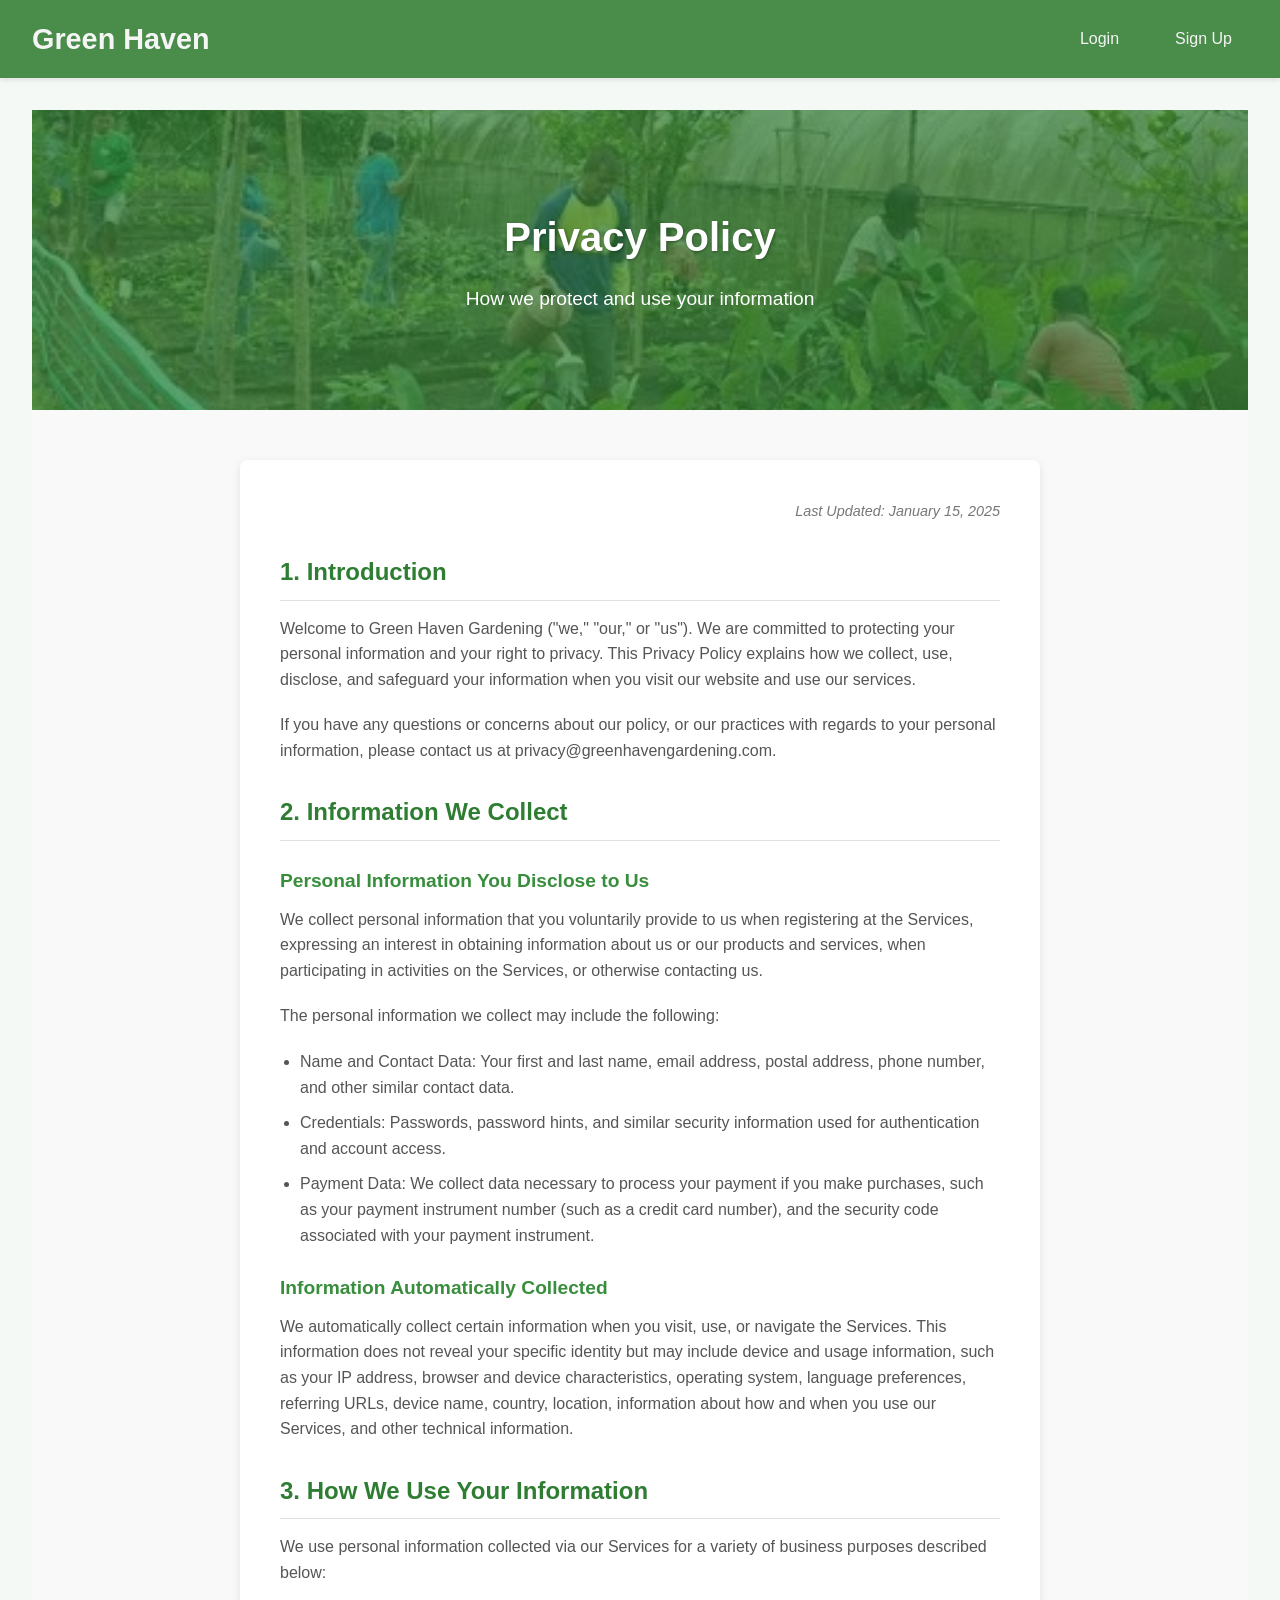
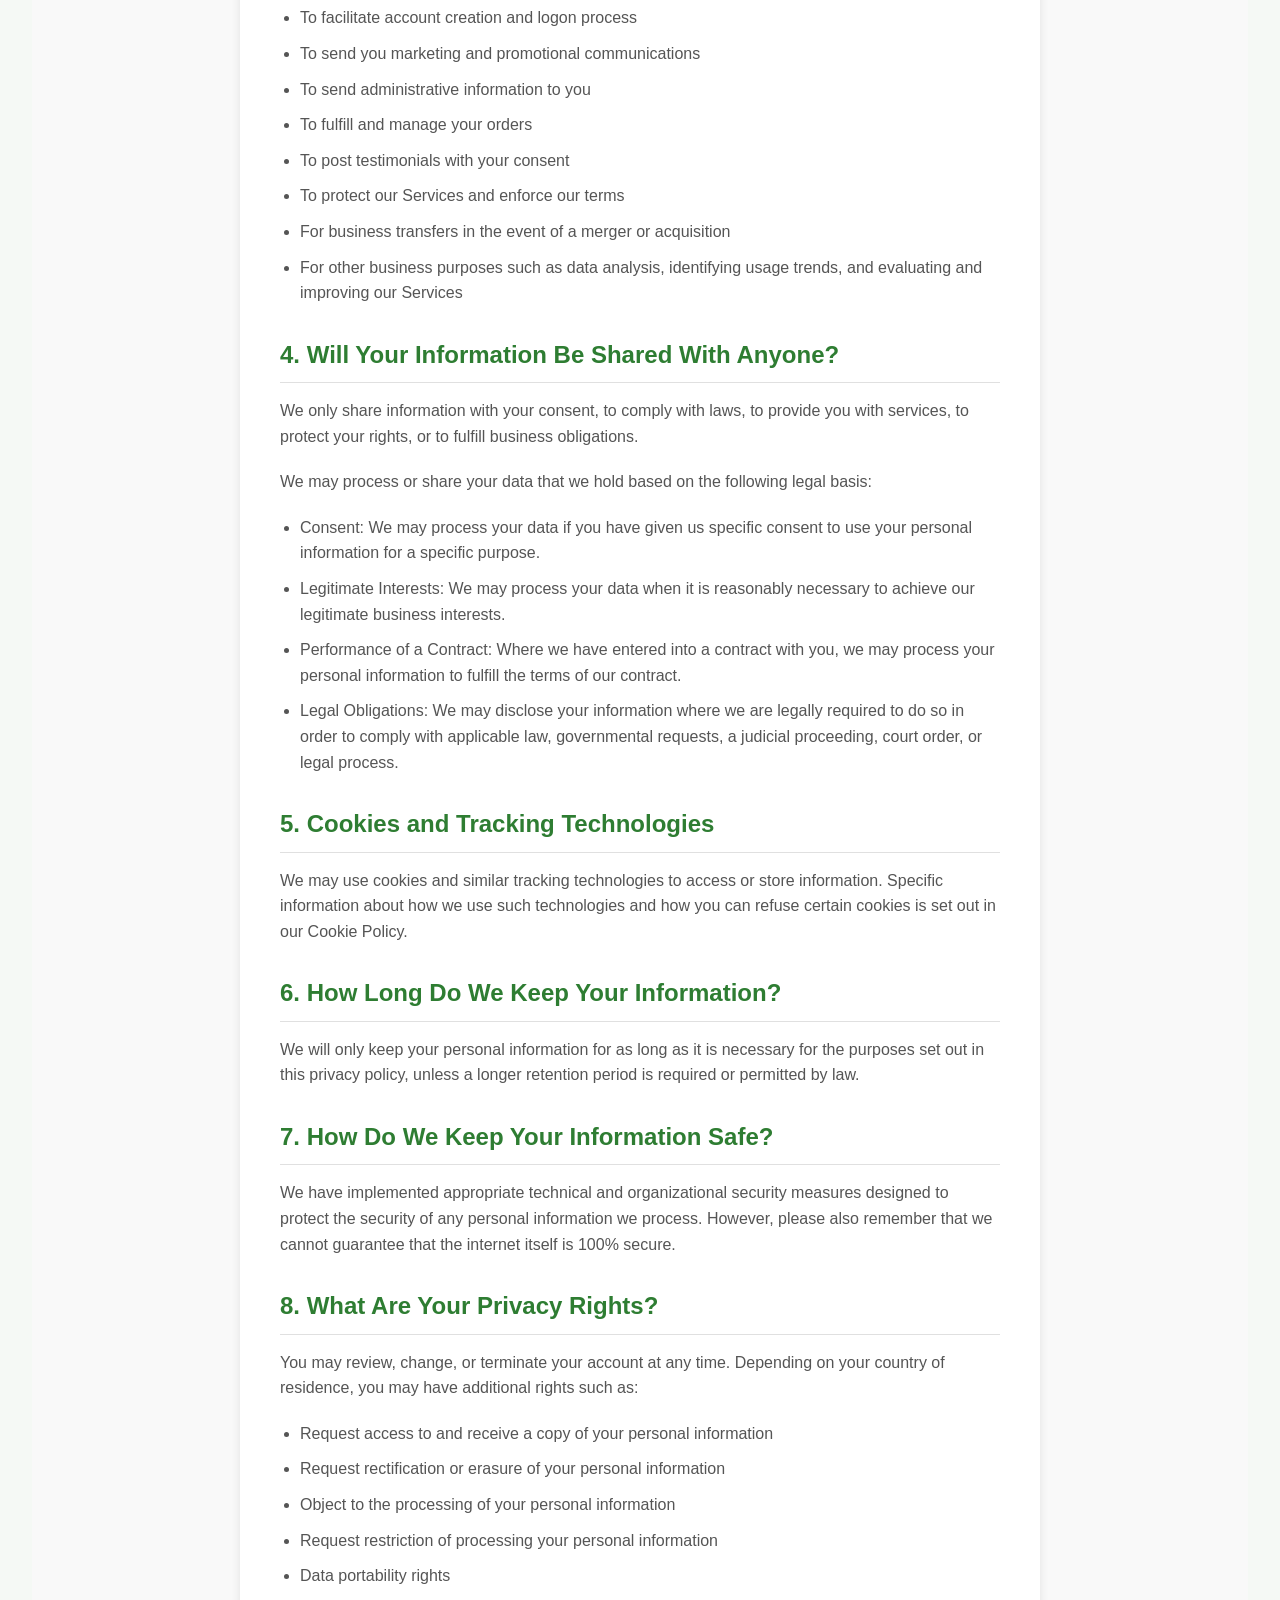
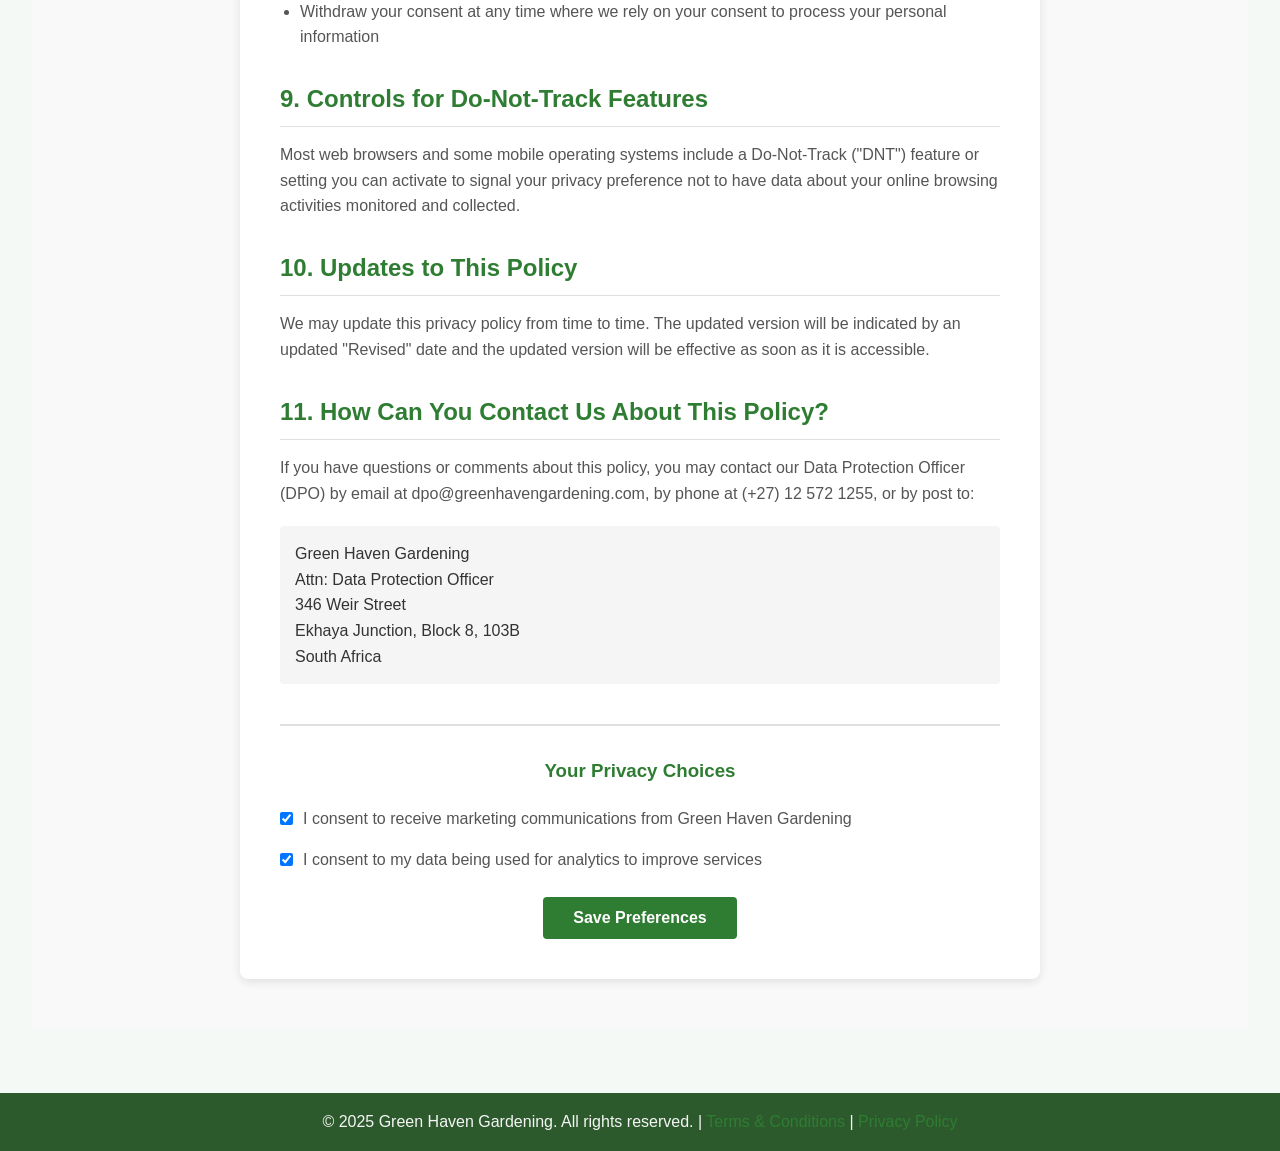
<file: privacy.html>
<!DOCTYPE html>
<html lang="en">
<head>
    <meta charset="UTF-8">
    <meta name="viewport" content="width=device-width, initial-scale=1.0">
    <title>Privacy Policy - Green Haven Gardening</title>
    <link rel="stylesheet" href="home.css">
    <link rel="stylesheet" href="privacy.css">
</head>
<body>
    <header>
        <div class="logo">Green Haven</div>
        <nav>
            <ul>
                <li><a href="index.html">Login</a></li>
                <li><a href="signup.html">Sign Up</a></li>
            </ul>
        </nav>
    </header>

    <main class="privacy-container">
        <section class="privacy-hero" style="background-image: url('images/cover.jpg')">
            <div class="privacy-overlay"></div>
            <div class="privacy-content">
                <h1>Privacy Policy</h1>
                <p>How we protect and use your information</p>
            </div>
        </section>

        <section class="privacy-content-section">
            <div class="privacy-content-container">
                <div class="last-updated">Last Updated: January 15, 2025</div>
                
                <div class="privacy-text">
                    <h2>1. Introduction</h2>
                    <p>Welcome to Green Haven Gardening ("we," "our," or "us"). We are committed to protecting your personal information and your right to privacy. This Privacy Policy explains how we collect, use, disclose, and safeguard your information when you visit our website and use our services.</p>
                    <p>If you have any questions or concerns about our policy, or our practices with regards to your personal information, please contact us at privacy@greenhavengardening.com.</p>

                    <h2>2. Information We Collect</h2>
                    <h3>Personal Information You Disclose to Us</h3>
                    <p>We collect personal information that you voluntarily provide to us when registering at the Services, expressing an interest in obtaining information about us or our products and services, when participating in activities on the Services, or otherwise contacting us.</p>
                    <p>The personal information we collect may include the following:</p>
                    <ul>
                        <li>Name and Contact Data: Your first and last name, email address, postal address, phone number, and other similar contact data.</li>
                        <li>Credentials: Passwords, password hints, and similar security information used for authentication and account access.</li>
                        <li>Payment Data: We collect data necessary to process your payment if you make purchases, such as your payment instrument number (such as a credit card number), and the security code associated with your payment instrument.</li>
                    </ul>

                    <h3>Information Automatically Collected</h3>
                    <p>We automatically collect certain information when you visit, use, or navigate the Services. This information does not reveal your specific identity but may include device and usage information, such as your IP address, browser and device characteristics, operating system, language preferences, referring URLs, device name, country, location, information about how and when you use our Services, and other technical information.</p>

                    <h2>3. How We Use Your Information</h2>
                    <p>We use personal information collected via our Services for a variety of business purposes described below:</p>
                    <ul>
                        <li>To facilitate account creation and logon process</li>
                        <li>To send you marketing and promotional communications</li>
                        <li>To send administrative information to you</li>
                        <li>To fulfill and manage your orders</li>
                        <li>To post testimonials with your consent</li>
                        <li>To protect our Services and enforce our terms</li>
                        <li>For business transfers in the event of a merger or acquisition</li>
                        <li>For other business purposes such as data analysis, identifying usage trends, and evaluating and improving our Services</li>
                    </ul>

                    <h2>4. Will Your Information Be Shared With Anyone?</h2>
                    <p>We only share information with your consent, to comply with laws, to provide you with services, to protect your rights, or to fulfill business obligations.</p>
                    <p>We may process or share your data that we hold based on the following legal basis:</p>
                    <ul>
                        <li>Consent: We may process your data if you have given us specific consent to use your personal information for a specific purpose.</li>
                        <li>Legitimate Interests: We may process your data when it is reasonably necessary to achieve our legitimate business interests.</li>
                        <li>Performance of a Contract: Where we have entered into a contract with you, we may process your personal information to fulfill the terms of our contract.</li>
                        <li>Legal Obligations: We may disclose your information where we are legally required to do so in order to comply with applicable law, governmental requests, a judicial proceeding, court order, or legal process.</li>
                    </ul>

                    <h2>5. Cookies and Tracking Technologies</h2>
                    <p>We may use cookies and similar tracking technologies to access or store information. Specific information about how we use such technologies and how you can refuse certain cookies is set out in our Cookie Policy.</p>

                    <h2>6. How Long Do We Keep Your Information?</h2>
                    <p>We will only keep your personal information for as long as it is necessary for the purposes set out in this privacy policy, unless a longer retention period is required or permitted by law.</p>

                    <h2>7. How Do We Keep Your Information Safe?</h2>
                    <p>We have implemented appropriate technical and organizational security measures designed to protect the security of any personal information we process. However, please also remember that we cannot guarantee that the internet itself is 100% secure.</p>

                    <h2>8. What Are Your Privacy Rights?</h2>
                    <p>You may review, change, or terminate your account at any time. Depending on your country of residence, you may have additional rights such as:</p>
                    <ul>
                        <li>Request access to and receive a copy of your personal information</li>
                        <li>Request rectification or erasure of your personal information</li>
                        <li>Object to the processing of your personal information</li>
                        <li>Request restriction of processing your personal information</li>
                        <li>Data portability rights</li>
                        <li>Withdraw your consent at any time where we rely on your consent to process your personal information</li>
                    </ul>

                    <h2>9. Controls for Do-Not-Track Features</h2>
                    <p>Most web browsers and some mobile operating systems include a Do-Not-Track ("DNT") feature or setting you can activate to signal your privacy preference not to have data about your online browsing activities monitored and collected.</p>

                    <h2>10. Updates to This Policy</h2>
                    <p>We may update this privacy policy from time to time. The updated version will be indicated by an updated "Revised" date and the updated version will be effective as soon as it is accessible.</p>

                    <h2>11. How Can You Contact Us About This Policy?</h2>
                    <p>If you have questions or comments about this policy, you may contact our Data Protection Officer (DPO) by email at dpo@greenhavengardening.com, by phone at (+27) 12 572 1255, or by post to:</p>
                    <address>
                        Green Haven Gardening<br>
                        Attn: Data Protection Officer<br>
                        346 Weir Street<br>
                        Ekhaya Junction, Block 8, 103B<br>
                        South Africa
                    </address>
                </div>

                <div class="consent-section">
                    <h3>Your Privacy Choices</h3>
                    <div class="privacy-options">
                        <label class="privacy-checkbox">
                            <input type="checkbox" id="marketing-consent" checked>
                            I consent to receive marketing communications from Green Haven Gardening
                        </label>
                        <label class="privacy-checkbox">
                            <input type="checkbox" id="data-sharing" checked>
                            I consent to my data being used for analytics to improve services
                        </label>
                    </div>
                    <button type="button" class="save-preferences-button">Save Preferences</button>
                </div>
            </div>
        </section>
    </main>

    <footer>
        <p>&copy; 2025 Green Haven Gardening. All rights reserved. | <a href="terms.html">Terms & Conditions</a> | <a href="privacy.html">Privacy Policy</a></p>
    </footer>

    <script>
        document.querySelector('.save-preferences-button').addEventListener('click', function() {
            const marketingConsent = document.getElementById('marketing-consent').checked;
            const dataSharing = document.getElementById('data-sharing').checked;
            
            // In a real application, you would save these preferences to your backend
            alert('Your privacy preferences have been saved successfully.');
        });
    </script>
</body>
</html>
</file>
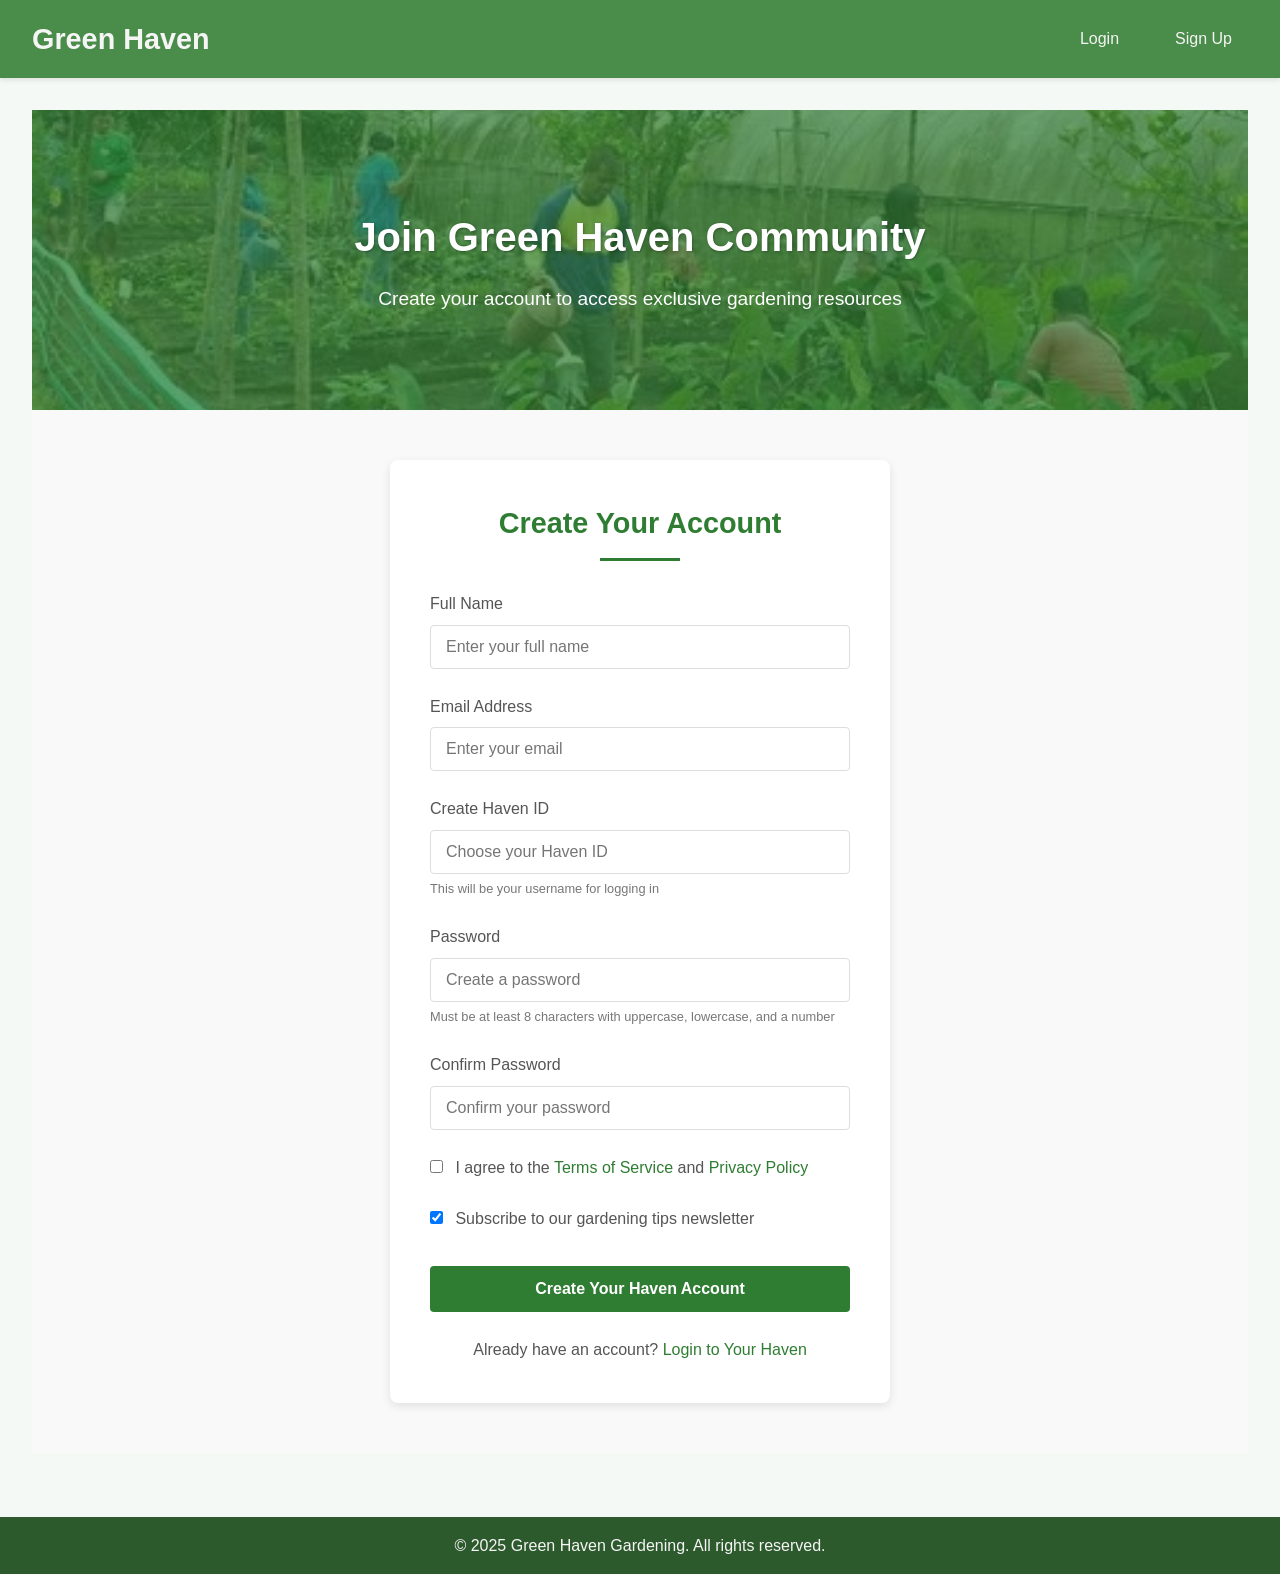
<file: signup.html>
<!DOCTYPE html>
<html lang="en">
<head>
    <meta charset="UTF-8">
    <meta name="viewport" content="width=device-width, initial-scale=1.0">
    <title>Green Haven Sign Up</title>
    <link rel="stylesheet" href="home.css">
    <link rel="stylesheet" href="signup.css">
</head>
<body>
    <header>
        <div class="logo">Green Haven</div>
        <nav>
            <ul>
                <li><a href="index.html">Login</a></li>
                <li><a href="signup.html" class="active">Sign Up</a></li>
            </ul>
        </nav>
    </header>

    <main class="signup-container">
        <section class="signup-hero" style="background-image: url('images/cover.jpg')">
            <div class="signup-overlay"></div>
            <div class="signup-content">
                <h1>Join Green Haven Community</h1>
                <p>Create your account to access exclusive gardening resources</p>
            </div>
        </section>

        <section class="signup-form-section">
            <div class="signup-form-container">
                <h2>Create Your Account</h2>
                <form class="signup-form" id="signupForm" method="POST">
                    <div class="form-group">
                        <label for="full-name">Full Name</label>
                        <input type="text" id="full-name" name="full-name" placeholder="Enter your full name" required>
                    </div>
                    
                    <div class="form-group">
                        <label for="email">Email Address</label>
                        <input type="email" id="email" name="email" placeholder="Enter your email" required>
                    </div>
                    
                    <div class="form-group">
                        <label for="haven-id">Create Haven ID</label>
                        <input type="text" id="haven-id" name="haven-id" placeholder="Choose your Haven ID" required>
                        <small>This will be your username for logging in</small>
                    </div>
                    
                    <div class="form-group">
                        <label for="password">Password</label>
                        <input type="password" id="password" name="password" placeholder="Create a password" required>
                        <small>Must be at least 8 characters with uppercase, lowercase, and a number</small>
                    </div>
                    
                    <div class="form-group">
                        <label for="confirm-password">Confirm Password</label>
                        <input type="password" id="confirm-password" name="confirm-password" placeholder="Confirm your password" required>
                        <div id="password-error" class="error-message" style="display: none; color: red; margin-top: 5px;">
                            Passwords do not match
                        </div>
                    </div>
                    
                    <div class="form-group">
                        <label class="terms-checkbox">
                            <input type="checkbox" id="terms" name="terms" required>
                            I agree to the <a href="terms.html">Terms of Service</a> and <a href="privacy.html">Privacy Policy</a>
                        </label>
                        <div id="terms-error" class="error-message" style="display: none; color: red; margin-top: 5px;">
                            You must agree to the Terms of Service and Privacy Policy
                        </div>
                    </div>
                    
                    <div class="form-group">
                        <label class="newsletter-checkbox">
                            <input type="checkbox" name="newsletter" checked>
                            Subscribe to our gardening tips newsletter
                        </label>
                    </div>
                    
                    <button type="submit" class="signup-button">Create Your Haven Account</button>
                    
                    <div class="login-link">
                        <p>Already have an account? <a href="index.html">Login to Your Haven</a></p>
                    </div>
                </form>
            </div>
        </section>
    </main>

    <!-- Welcome Animation Modal -->
    <div id="welcome-modal" class="modal" style="display: none;">
        <div class="modal-content">
            <h2 id="welcome-message">Welcome to Green Haven, <span id="user-name"></span>!</h2>
            <div class="loading-bar">
                <div class="loading-progress"></div>
            </div>
            <p>Redirecting you to your gardening haven...</p>
        </div>
    </div>

    <footer>
        <p>&copy; 2025 Green Haven Gardening. All rights reserved.</p>
    </footer>

    <script>
        document.getElementById('signupForm').addEventListener('submit', function(e) {
            e.preventDefault();
            
            // Reset error messages
            document.getElementById('password-error').style.display = 'none';
            document.getElementById('terms-error').style.display = 'none';
            
            // Get form values
            const password = document.getElementById('password').value;
            const confirmPassword = document.getElementById('confirm-password').value;
            const termsAgreed = document.getElementById('terms').checked;
            const fullName = document.getElementById('full-name').value;
            
            let isValid = true;
            
            // Validate passwords match
            if (password !== confirmPassword) {
                document.getElementById('password-error').style.display = 'block';
                isValid = false;
            }
            
            // Validate terms agreed
            if (!termsAgreed) {
                document.getElementById('terms-error').style.display = 'block';
                isValid = false;
            }
            
            // If form is valid, show welcome animation
            if (isValid) {
                // Show welcome message with user's name
                document.getElementById('user-name').textContent = fullName;
                document.getElementById('welcome-modal').style.display = 'flex';
                
                // Animate progress bar
                const progressBar = document.querySelector('.loading-progress');
                let width = 0;
                const interval = setInterval(() => {
                    if (width >= 100) {
                        clearInterval(interval);
                        window.location.href = 'home.html';
                    } else {
                        width++;
                        progressBar.style.width = width + '%';
                    }
                }, 100); // Adjust timing for 3 second animation
            }
        });
    </script>
</body>
</html>
</file>
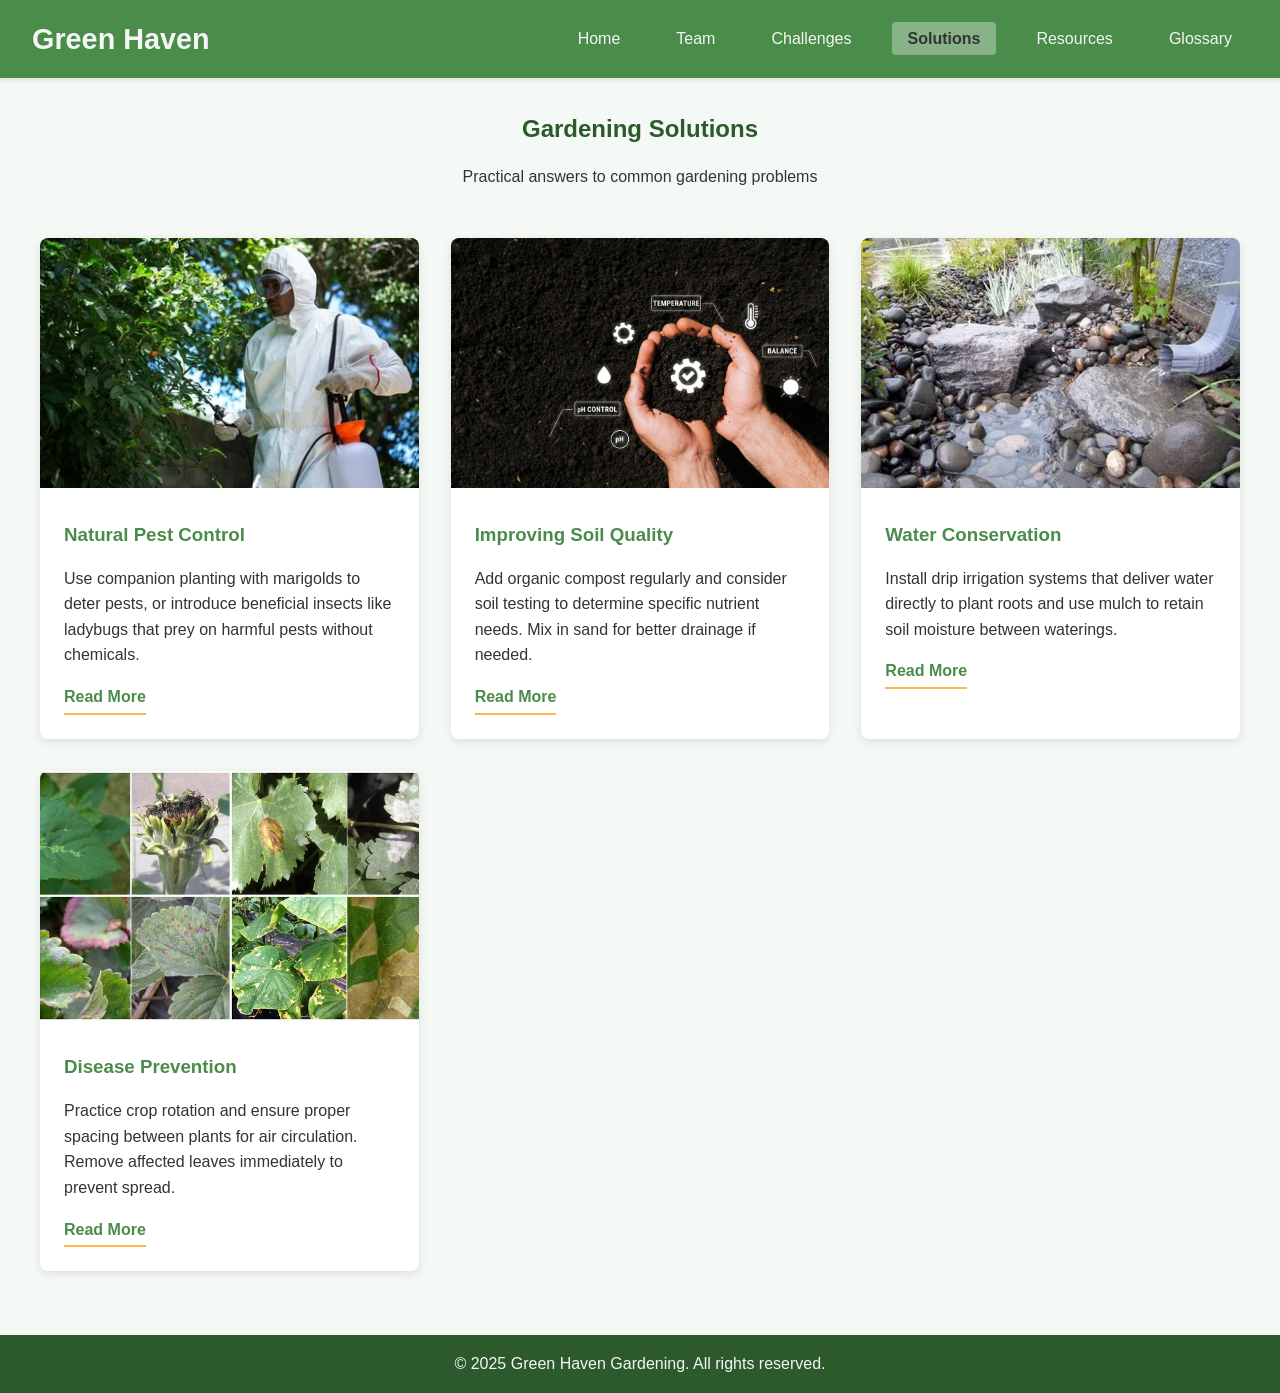
<file: solutions.html>
<!DOCTYPE html>
<html lang="en">
<head>
    <meta charset="UTF-8">
    <meta name="viewport" content="width=device-width, initial-scale=1.0">
    <title>Gardening Solutions - Green Haven Gardening</title>
    <link rel="stylesheet" href="solutions.css">
</head>
<body>
    <header>
        <div class="logo">Green Haven</div>
       <nav>
		  <ul class="main-menu">
			<li><a href="home.html">Home</a></li>
			<li><a href="team.html">Team</a></li>
			<li><a href="challenges.html">Challenges</a></li>
			<li class="active"><a href="solutions.html">Solutions</a></li>
			<li class="dropdown">
			  <a href="#">Resources</a>
			  <ul class="dropdown-menu">
				<li><a href="irrigation.html">Irrigation Systems</a></li>
				<li><a href="calculator.html">Calculator</a></li>
				<li><a href="land-sale.html">Land Sale</a></li>
			  </ul>
			</li>
			<li><a href="glossary.html">Glossary</a></li>
		  </ul>
		</nav>
    </header>

    <main>
        <section class="page-header">
            <h1>Gardening Solutions</h1>
            <p>Practical answers to common gardening problems</p>
        </section>
        
        <section class="solutions-container">
            <div class="solution-card">
                <img src="images/control.jpg" alt="Natural Pest Control">
                <div class="solution-content">
                    <h3>Natural Pest Control</h3>
                    <p>Use companion planting with marigolds to deter pests, or introduce beneficial insects like ladybugs that prey on harmful pests without chemicals.</p>
                    <a class="solution-link" onclick="openModal('pestControl')">Read More</a>
                </div>
            </div>
            
            <div class="solution-card">
                <img src="images/improv.jpg" alt="Soil Improvement">
                <div class="solution-content">
                    <h3>Improving Soil Quality</h3>
                    <p>Add organic compost regularly and consider soil testing to determine specific nutrient needs. Mix in sand for better drainage if needed.</p>
                    <a class="solution-link" onclick="openModal('soilQuality')">Read More</a>
                </div>
            </div>
            
            <div class="solution-card">
                <img src="images/conserv.jpg" alt="Water Conservation">
                <div class="solution-content">
                    <h3>Water Conservation</h3>
                    <p>Install drip irrigation systems that deliver water directly to plant roots and use mulch to retain soil moisture between waterings.</p>
                    <a class="solution-link" onclick="openModal('waterConservation')">Read More</a>
                </div>
            </div>
            
            <div class="solution-card">
                <img src="images/disease.jpg" alt="Disease Prevention">
                <div class="solution-content">
                    <h3>Disease Prevention</h3>
                    <p>Practice crop rotation and ensure proper spacing between plants for air circulation. Remove affected leaves immediately to prevent spread.</p>
                    <a class="solution-link" onclick="openModal('diseasePrevention')">Read More</a>
                </div>
            </div>
        </section>
    </main>

    <!-- Modal for Natural Pest Control -->
    <div id="pestControl" class="modal">
        <div class="modal-content">
            <span class="close-modal" onclick="closeModal('pestControl')">&times;</span>
            <div class="modal-header">
                <h2>Natural Pest Control</h2>
                <p>Effective, chemical-free methods to protect your plants from pests</p>
            </div>
            <div class="modal-body">
                <h4>Companion Planting</h4>
                <p>Certain plants naturally repel pests when planted near vulnerable crops:</p>
                <ul>
                    <li><strong>Marigolds:</strong> Deter nematodes, aphids, and whiteflies</li>
                    <li><strong>Basil:</strong> Repels mosquitoes, thrips, and flies</li>
                    <li><strong>Lavender:</strong> Deters moths, fleas, and flies</li>
                    <li><strong>Chives:</strong> Repel aphids and Japanese beetles</li>
                </ul>
                
                <h4>Beneficial Insects</h4>
                <p>Introduce these helpful insects to control pest populations:</p>
                <ul>
                    <li><strong>Ladybugs:</strong> Consume aphids, mites, and scale insects</li>
                    <li><strong>Praying Mantises:</strong> Eat various insects including caterpillars and beetles</li>
                    <li><strong>Lacewings:</strong> Larvae feed on aphids, thrips, and mites</li>
                    <li><strong>Parasitic Wasps:</strong> Target caterpillars and other pest larvae</li>
                </ul>
                
                <h4>Homemade Pest Sprays</h4>
                <p>Create effective, natural pest control solutions:</p>
                <ul>
                    <li><strong>Garlic Spray:</strong> Blend garlic with water and strain; deters various insects</li>
                    <li><strong>Neem Oil Solution:</strong> Mix neem oil with water and mild soap; disrupts pest life cycles</li>
                    <li><strong>Hot Pepper Spray:</strong> Blend hot peppers with water; repels chewing insects</li>
                </ul>
            </div>
        </div>
    </div>

    <!-- Modal for Soil Improvement -->
    <div id="soilQuality" class="modal">
        <div class="modal-content">
            <span class="close-modal" onclick="closeModal('soilQuality')">&times;</span>
            <div class="modal-header">
                <h2>Improving Soil Quality</h2>
                <p>Methods to enhance soil fertility and structure for optimal plant growth</p>
            </div>
            <div class="modal-body">
                <h4>Organic Matter Addition</h4>
                <p>Regularly adding organic materials improves soil structure and nutrient content:</p>
                <ul>
                    <li><strong>Compost:</strong> Adds nutrients and improves soil texture</li>
                    <li><strong>Well-rotted Manure:</strong> Provides nitrogen and other essential nutrients</li>
                    <li><strong>Leaf Mold:</strong> Excellent for moisture retention and soil structure</li>
                    <li><strong>Green Manure/Cover Crops:</strong> Legumes fix nitrogen; grasses add organic matter</li>
                </ul>
                
                <h4>Soil Testing and Amendment</h4>
                <p>Understand your soil's needs through testing and appropriate amendments:</p>
                <ul>
                    <li><strong>pH Adjustment:</strong> Add lime to raise pH or sulfur to lower pH</li>
                    <li><strong>Nutrient Balancing:</strong> Based on test results, add specific nutrients</li>
                    <li><strong>Drainage Improvement:</strong> Add sand or gypsum to clay soils; organic matter to sandy soils</li>
                </ul>
                
                <h4>Soil Building Practices</h4>
                <p>Long-term strategies for maintaining healthy soil:</p>
                <ul>
                    <li><strong>No-till Gardening:</strong> Preserves soil structure and microbial life</li>
                    <li><strong>Crop Rotation:</strong> Prevents nutrient depletion and reduces disease</li>
                    <li><strong>Mulching:</strong> Conserves moisture and adds organic matter as it decomposes</li>
                    <li><strong>Worm Farming:</strong> Vermicompost provides excellent nutrient-rich castings</li>
                </ul>
            </div>
        </div>
    </div>

    <!-- Modal for Water Conservation -->
    <div id="waterConservation" class="modal">
        <div class="modal-content">
            <span class="close-modal" onclick="closeModal('waterConservation')">&times;</span>
            <div class="modal-header">
                <h2>Water Conservation</h2>
                <p>Efficient water use strategies for sustainable gardening</p>
            </div>
            <div class="modal-body">
                <h4>Efficient Irrigation Systems</h4>
                <p>Choose the right watering method for your garden:</p>
                <ul>
                    <li><strong>Drip Irrigation:</strong> Delivers water directly to plant roots with minimal evaporation</li>
                    <li><strong>Soaker Hoses:</strong> Provide slow, deep watering at soil level</li>
                    <li><strong>Timed Sprinklers:</strong> Program for early morning to reduce evaporation</li>
                    <li><strong>Watering Cans:</strong> Target specific plants that need water</li>
                </ul>
                
                <h4>Moisture Retention Techniques</h4>
                <p>Keep water in the soil where plants need it:</p>
                <ul>
                    <li><strong>Mulching:</strong> 2-3 inches of organic mulch reduces evaporation by up to 70%</li>
                    <li><strong>Soil Amendment:</strong> Organic matter improves water retention in sandy soils</li>
                    <li><strong>Terracing:</strong> On slopes, prevents water runoff and erosion</li>
                    <li><strong>Swales:</strong> Contour trenches capture and hold rainwater</li>
                </ul>
                
                <h4>Water-Smart Gardening Practices</h4>
                <p>Design your garden to minimize water needs:</p>
                <ul>
                    <li><strong>Xeriscaping:</strong> Use drought-tolerant native plants</li>
                    <li><strong>Rainwater Harvesting:</strong> Collect roof runoff in barrels or cisterns</li>
                    <li><strong>Group Plants by Water Needs:</strong> Hydrozoning reduces water waste</li>
                    <li><strong>Proper Timing:</strong> Water in early morning to reduce evaporation and fungal issues</li>
                </ul>
            </div>
        </div>
    </div>

    <!-- Modal for Disease Prevention -->
    <div id="diseasePrevention" class="modal">
        <div class="modal-content">
            <span class="close-modal" onclick="closeModal('diseasePrevention')">&times;</span>
            <div class="modal-header">
                <h2>Disease Prevention</h2>
                <p>Proactive measures to keep your plants healthy and disease-free</p>
            </div>
            <div class="modal-body">
                <h4>Cultural Practices</h4>
                <p>Good gardening habits that prevent disease outbreaks:</p>
                <ul>
                    <li><strong>Crop Rotation:</strong> Prevents soil-borne diseases from building up</li>
                    <li><strong>Proper Spacing:</strong> Allows air circulation to reduce fungal diseases</li>
                    <li><strong>Sanitation:</strong> Clean tools and remove diseased plant material promptly</li>
                    <li><strong>Healthy Soil:</strong> Well-balanced soil grows stronger, disease-resistant plants</li>
                </ul>
                
                <h4>Preventive Treatments</h4>
                <p>Natural methods to protect plants before problems occur:</p>
                <ul>
                    <li><strong>Compost Tea:</strong> Spray boosts beneficial microbes that suppress pathogens</li>
                    <li><strong>Baking Soda Spray:</strong> Prevents and treats powdery mildew</li>
                    <li><strong>Copper Fungicide:</strong> Organic option for various fungal diseases</li>
                    <li><strong>Neem Oil:</strong> Disrupts fungal spore germination and pest life cycles</li>
                </ul>
                
                <h4>Plant Selection and Care</h4>
                <p>Choose and maintain plants for natural disease resistance:</p>
                <ul>
                    <li><strong>Disease-Resistant Varieties:</strong> Many plants have bred-in resistance to common diseases</li>
                    <li><strong>Proper Watering:</strong> Water at soil level to keep foliage dry</li>
                    <li><strong>Balanced Fertilization:</strong> Avoid excess nitrogen that creates succulent growth vulnerable to disease</li>
                    <li><strong>Regular Monitoring:</strong> Early detection allows for prompt treatment before spread</li>
                </ul>
            </div>
        </div>
    </div>

    <footer>
        <p>&copy; 2025 Green Haven Gardening. All rights reserved.</p>
    </footer>

    <script>
        // Modal functions
        function openModal(modalId) {
            document.getElementById(modalId).style.display = 'block';
            document.body.style.overflow = 'hidden'; // Prevent scrolling
        }
        
        function closeModal(modalId) {
            document.getElementById(modalId).style.display = 'none';
            document.body.style.overflow = 'auto'; // Re-enable scrolling
        }
        
        // Close modal when clicking outside content
        window.onclick = function(event) {
            const modals = document.getElementsByClassName('modal');
            for (let i = 0; i < modals.length; i++) {
                if (event.target == modals[i]) {
                    modals[i].style.display = 'none';
                    document.body.style.overflow = 'auto';
                }
            }
        }
        
        // Close modal with Escape key
        document.addEventListener('keydown', function(event) {
            if (event.key === 'Escape') {
                const modals = document.getElementsByClassName('modal');
                for (let i = 0; i < modals.length; i++) {
                    if (modals[i].style.display === 'block') {
                        modals[i].style.display = 'none';
                        document.body.style.overflow = 'auto';
                    }
                }
            }
        });
    </script>
</body>
</html>
</file>
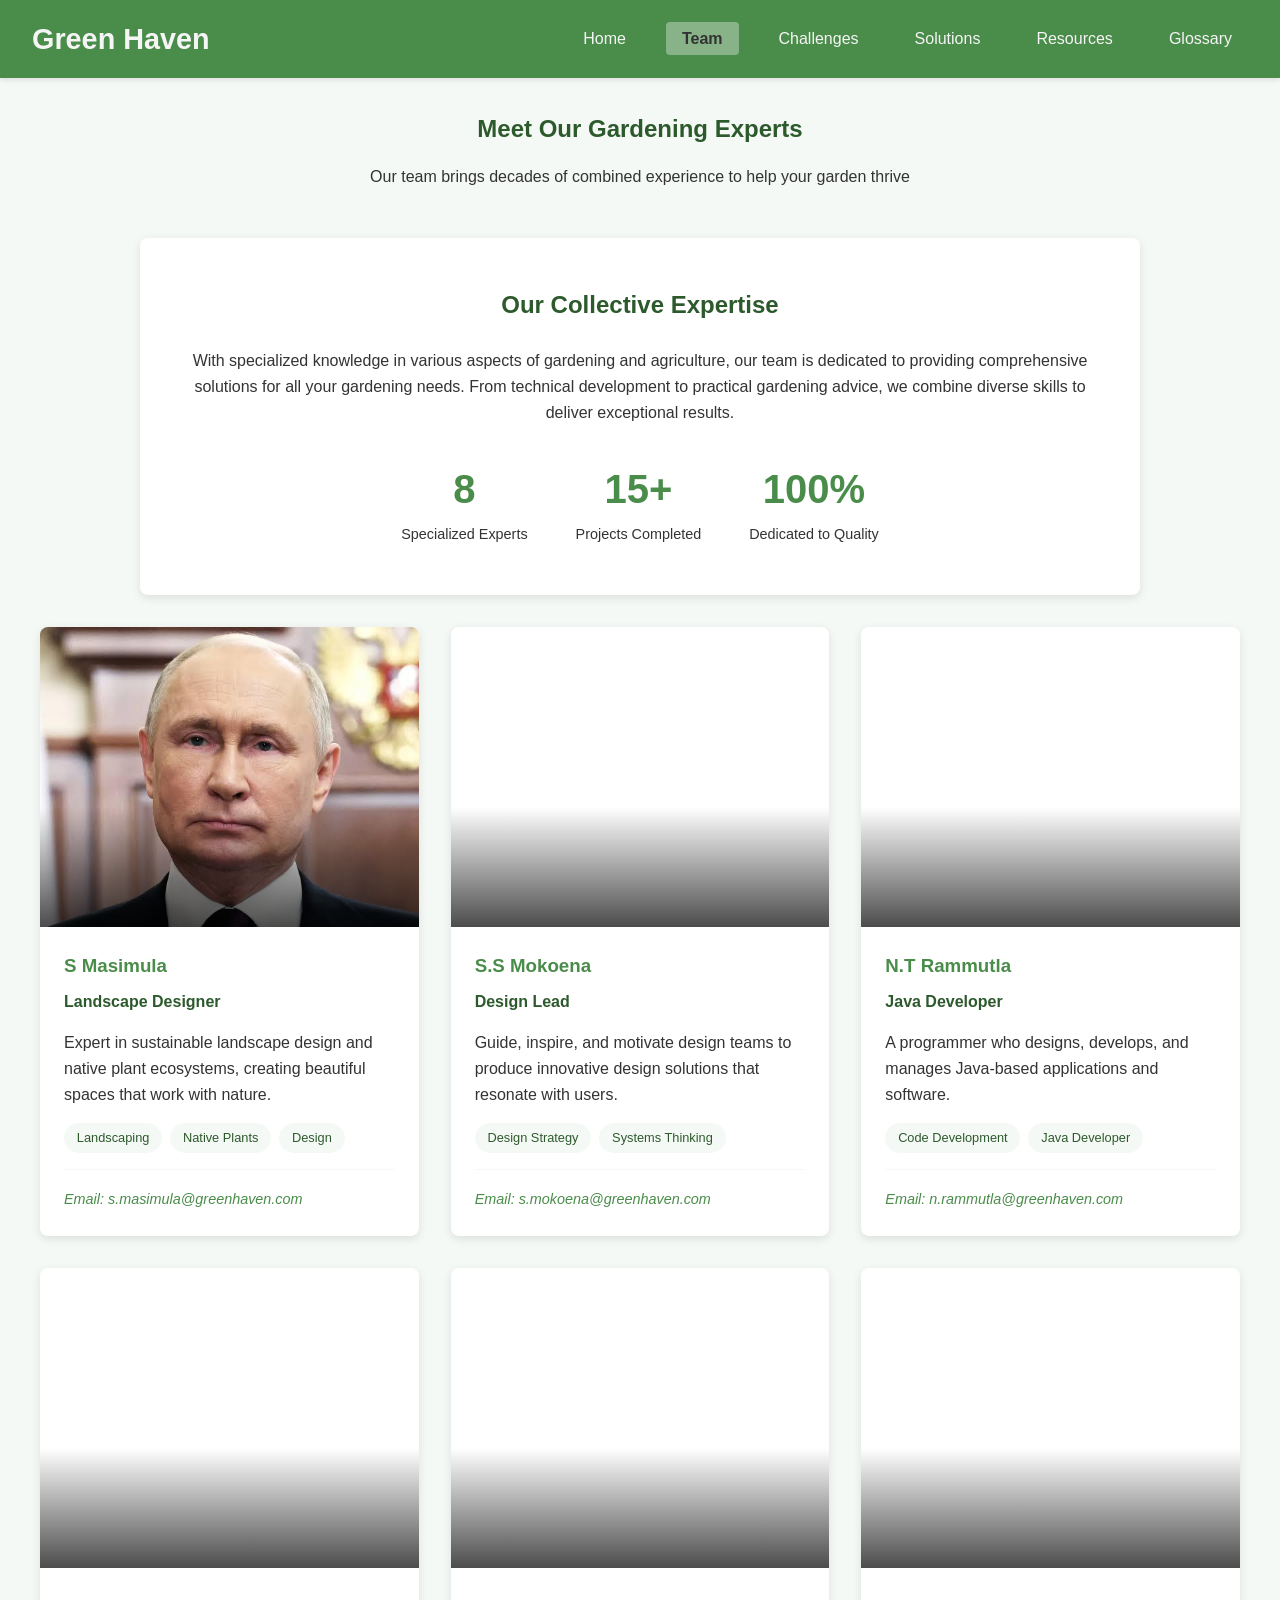
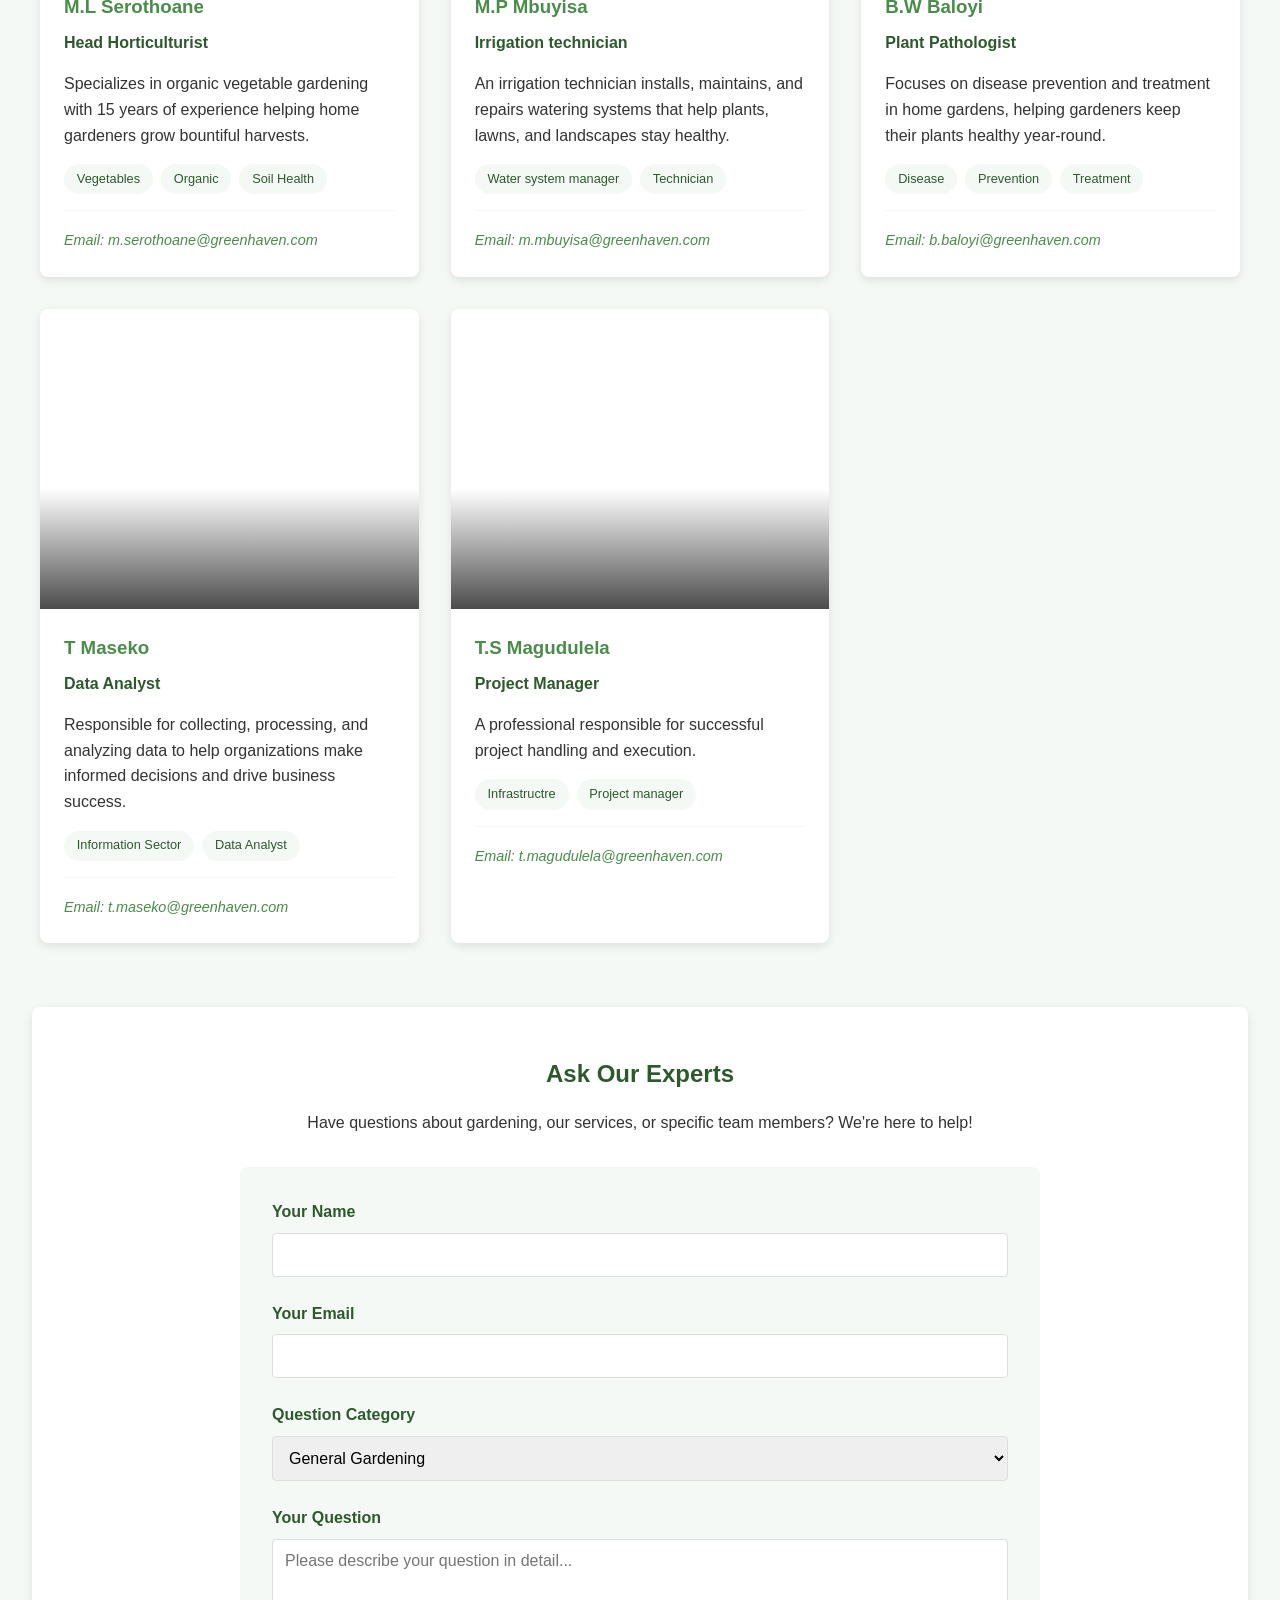
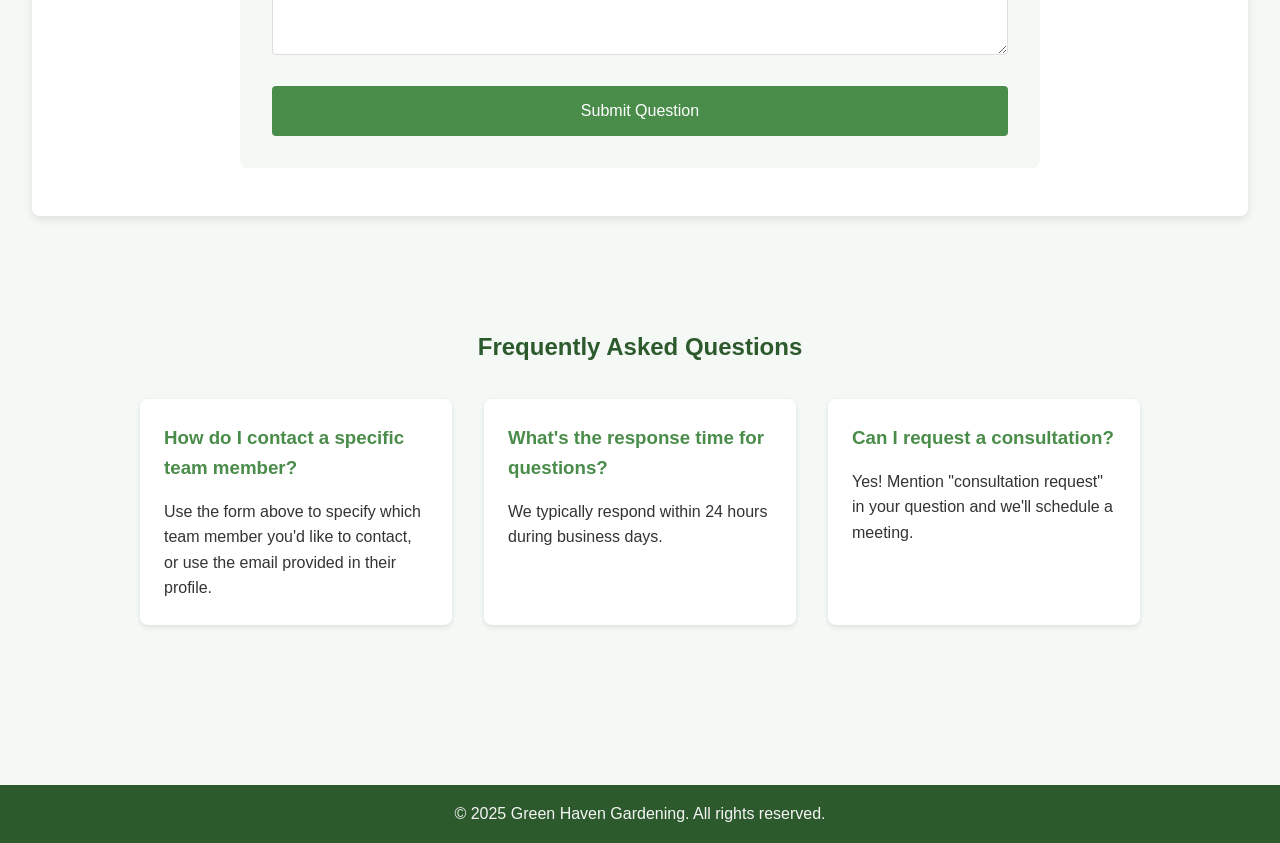
<file: team.html>
<!DOCTYPE html>
<html lang="en">
<head>
    <meta charset="UTF-8">
    <meta name="viewport" content="width=device-width, initial-scale=1.0">
    <title>Our Team - Green Haven Gardening</title>
    <link rel="stylesheet" href="team.css">
</head>
<body>
    <header>
        <div class="logo">Green Haven</div>
        <nav>
		  <ul class="main-menu">
			<li><a href="home.html">Home</a></li>
			<li class="active"><a href="team.html">Team</a></li>
			<li><a href="challenges.html">Challenges</a></li>
			<li><a href="solutions.html">Solutions</a></li>
			<li class="dropdown">
			  <a href="#">Resources</a>
			  <ul class="dropdown-menu">
				<li><a href="irrigation.html">Irrigation Systems</a></li>
				<li><a href="calculator.html">Calculator</a></li>
				<li><a href="land-sale.html">Land Sale</a></li>
			  </ul>
			</li>
			<li><a href="glossary.html">Glossary</a></li>
		  </ul>
		</nav>
    </header>

    <main>
        <section class="page-header">
            <h1>Meet Our Gardening Experts</h1>
            <p>Our team brings decades of combined experience to help your garden thrive</p>
        </section>

        <!-- Team Introduction Section -->
        <section class="team-intro">
            <div class="intro-content">
                <h2>Our Collective Expertise</h2>
                <p>With specialized knowledge in various aspects of gardening and agriculture, our team is dedicated to providing comprehensive solutions for all your gardening needs. From technical development to practical gardening advice, we combine diverse skills to deliver exceptional results.</p>
                <div class="stats-overview">
                    <div class="stat">
                        <span class="number">8</span>
                        <span class="label">Specialized Experts</span>
                    </div>
                    <div class="stat">
                        <span class="number">15+</span>
                        <span class="label">Projects Completed</span>
                    </div>
                    <div class="stat">
                        <span class="number">100%</span>
                        <span class="label">Dedicated to Quality</span>
                    </div>
                </div>
            </div>
        </section>
        
        <section class="team-grid">
            <div class="team-member">
                <div class="member-image" style="background-image: url('images/vl.jpg');"></div>
                <div class="member-info">
                    <h3>S Masimula</h3>
                    <p class="role">Landscape Designer</p>
                    <p>Expert in sustainable landscape design and native plant ecosystems, creating beautiful spaces that work with nature.</p>
                    <div class="expertise">
                        <span>Landscaping</span>
                        <span>Native Plants</span>
                        <span>Design</span>
                    </div>
                    <div class="member-contact">
                        <span class="contact-email">Email: s.masimula@greenhaven.com</span>
                    </div>
                </div>
            </div>
            
            <div class="team-member">
                <div class="member-image" style="background-image: url('https://thfvnext.bing.com/th/id/OIP.QyJph8znke0cQm-TfZCjBAHaE7?r=0&o=7&cb=thfvnextrm=3&rs=1&pid=ImgDetMain&o=7&rm=3');"></div>
                <div class="member-info">
                    <h3>S.S Mokoena</h3>
                    <p class="role">Design Lead</p>
                    <p>Guide, inspire, and motivate design teams to produce innovative design solutions that resonate with users.</p>
                    <div class="expertise">
                        <span>Design Strategy</span>
                        <span>Systems Thinking</span>
                    </div>
                    <div class="member-contact">
                        <span class="contact-email">Email: s.mokoena@greenhaven.com</span>
                    </div>
                </div>
            </div>
            
            <div class="team-member">
                <div class="member-image" style="background-image: url('https://si.wsj.net/public/resources/images/BN-KB739_xi1_M_20150830213726.jpg');"></div>
                <div class="member-info">
                    <h3>N.T Rammutla</h3>
                    <p class="role">Java Developer</p>
                    <p>A programmer who designs, develops, and manages Java-based applications and software.</p>
                    <div class="expertise">
                        <span>Code Development </span>
                        <span>Java Developer</span>
                    </div>
                    <div class="member-contact">
                        <span class="contact-email">Email: n.rammutla@greenhaven.com</span>
                    </div>
                </div>
            </div>
            
            <div class="team-member">
                <div class="member-image" style="background-image: url('https://statik.tempo.co/data/2022/12/28/id_1168929/1168929_720.jpg');"></div>
                <div class="member-info">
                    <h3>M.L Serothoane</h3>
                    <p class="role">Head Horticulturist</p>
                    <p>Specializes in organic vegetable gardening with 15 years of experience helping home gardeners grow bountiful harvests.</p>
                    <div class="expertise">
                        <span>Vegetables</span>
                        <span>Organic</span>
                        <span>Soil Health</span>
                    </div>
                    <div class="member-contact">
                        <span class="contact-email">Email: m.serothoane@greenhaven.com</span>
                    </div>
                </div>
            </div>
            
            <div class="team-member">
                <div class="member-image" style="background-image: url('https://www.afrogazette.co.zw/wp-content/uploads/2023/08/20230802_120433.jpg');"></div>
                <div class="member-info">
                    <h3>M.P Mbuyisa</h3>
                    <p class="role">Irrigation technician</p>
                    <p>An irrigation technician installs, maintains, and repairs watering systems that help plants, lawns, and landscapes stay healthy.</p>
                    <div class="expertise">
                        <span>Water system manager</span>
                        <span>Technician</span>
                    </div>
                    <div class="member-contact">
                        <span class="contact-email">Email: m.mbuyisa@greenhaven.com</span>
                    </div>
                </div>
            </div>
            
            <div class="team-member">
                <div class="member-image" style="background-image: url('https://cdn.24.co.za/files/Cms/General/d/10370/531f40bc7c244fefbc927c4230769495.jpg');"></div>
                <div class="member-info">
                    <h3>B.W Baloyi</h3>
                    <p class="role">Plant Pathologist</p>
                    <p>Focuses on disease prevention and treatment in home gardens, helping gardeners keep their plants healthy year-round.</p>
                    <div class="expertise">
                        <span>Disease</span>
                        <span>Prevention</span>
                        <span>Treatment</span>
                    </div>
                    <div class="member-contact">
                        <span class="contact-email">Email: b.baloyi@greenhaven.com</span>
                    </div>
                </div>
            </div>
            
            <div class="team-member">
                <div class="member-image" style="background-image: url('https://tse1.mm.bing.net/th/id/OIP.HAGeYO6v0WF-1uVPRENQHAHaFc?r=0&cb=thfvnext&rs=1&pid=ImgDetMain&o=7&rm=3');"></div>
                <div class="member-info">
                    <h3>T Maseko</h3>
                    <p class="role">Data Analyst</p>
                    <p>Responsible for collecting, processing, and analyzing data to help organizations make informed decisions and drive business success.</p>
                    <div class="expertise">
                        <span>Information Sector </span>
                        <span>Data Analyst</span>
                    </div>
                    <div class="member-contact">
                        <span class="contact-email">Email: t.maseko@greenhaven.com</span>
                    </div>
                </div>
            </div>
            
            <div class="team-member">
                <div class="member-image" style="background-image: url('https://tse2.mm.bing.net/th/id/OIP.k2GaK_TIYGHSQNUYC-SCNgHaHa?r=0&cb=thfvnext&rs=1&pid=ImgDetMain&o=7&rm=3');"></div>
                <div class="member-info">
                    <h3>T.S Magudulela</h3>
                    <p class="role">Project Manager</p>
                    <p>A professional responsible for successful project handling and execution.</p>
                    <div class="expertise">
                        <span>Infrastructre </span>
                        <span>Project manager</span>
                    </div>
                    <div class="member-contact">
                        <span class="contact-email">Email: t.magudulela@greenhaven.com</span>
                    </div>
                </div>
            </div>
        </section>

        <!-- Q&A Section -->
        <section class="qa-section">
            <div class="qa-container">
                <h2>Ask Our Experts</h2>
                <p>Have questions about gardening, our services, or specific team members? We're here to help!</p>
                
                <form class="qa-form" id="qaForm">
                    <div class="form-group">
                        <label for="userName">Your Name</label>
                        <input type="text" id="userName" name="userName" required>
                    </div>
                    
                    <div class="form-group">
                        <label for="userEmail">Your Email</label>
                        <input type="email" id="userEmail" name="userEmail" required>
                    </div>
                    
                    <div class="form-group">
                        <label for="questionCategory">Question Category</label>
                        <select id="questionCategory" name="questionCategory">
                            <option value="general">General Gardening</option>
                            <option value="irrigation">Irrigation Systems</option>
                            <option value="land">Land Acquisition</option>
                            <option value="calculator">Watering Calculator</option>
                            <option value="team">Specific Team Member</option>
                            <option value="technical">Technical Support</option>
                            <option value="other">Other</option>
                        </select>
                    </div>
                    
                    <div class="form-group" id="teamMemberGroup" style="display: none;">
                        <label for="teamMember">Which Team Member?</label>
                        <select id="teamMember" name="teamMember">
                            <option value="">Select a team member</option>
                            <option value="S Masimula">S Masimula</option>
                            <option value="S.S Mokoena">S.S Mokoena</option>
                            <option value="N.T Rammutla">N.T Rammutla</option>
                            <option value="M.L Serothoane">M.L Serothoane</option>
                            <option value="M.P Mbuyisa">M.P Mbuyisa</option>
                            <option value="B.W Baloyi">B.W Baloyi</option>
                            <option value="T Maseko">T Maseko</option>
                            <option value="T.S Magudulela">T.S Magudulela</option>
                        </select>
                    </div>
                    
                    <div class="form-group">
                        <label for="userQuestion">Your Question</label>
                        <textarea id="userQuestion" name="userQuestion" rows="5" placeholder="Please describe your question in detail..." required></textarea>
                    </div>
                    
                    <button type="submit" class="submit-btn">Submit Question</button>
                </form>
                
                <div class="success-message" id="successMessage">
                    <h3>Thank you for your question!</h3>
                    <p>We've received your inquiry and our team will get back to you within 24 hours. In the meantime, you might find answers in our <a href="glossary.html">Glossary</a> or <a href="solutions.html">Solutions</a> pages.</p>
                </div>
            </div>
        </section>

        <!-- FAQ Preview Section -->
        <section class="faq-preview">
            <div class="faq-container">
                <h2>Frequently Asked Questions</h2>
                <div class="faq-grid">
                    <div class="faq-item">
                        <h3>How do I contact a specific team member?</h3>
                        <p>Use the form above to specify which team member you'd like to contact, or use the email provided in their profile.</p>
                    </div>
                    <div class="faq-item">
                        <h3>What's the response time for questions?</h3>
                        <p>We typically respond within 24 hours during business days.</p>
                    </div>
                    <div class="faq-item">
                        <h3>Can I request a consultation?</h3>
                        <p>Yes! Mention "consultation request" in your question and we'll schedule a meeting.</p>
                    </div>
                </div>
            </div>
        </section>
    </main>

    <footer>
        <p>&copy; 2025 Green Haven Gardening. All rights reserved.</p>
    </footer>

    <script>
        // Show/hide team member selection based on category
        document.getElementById('questionCategory').addEventListener('change', function() {
            const teamMemberGroup = document.getElementById('teamMemberGroup');
            if (this.value === 'team') {
                teamMemberGroup.style.display = 'block';
            } else {
                teamMemberGroup.style.display = 'none';
            }
        });

        // Handle form submission
        document.getElementById('qaForm').addEventListener('submit', function(e) {
            e.preventDefault();
            
            // Basic validation
            const userName = document.getElementById('userName').value;
            const userEmail = document.getElementById('userEmail').value;
            const userQuestion = document.getElementById('userQuestion').value;
            
            if (!userName || !userEmail || !userQuestion) {
                alert('Please fill in all required fields.');
                return;
            }
            
            // Show success message
            const successMessage = document.getElementById('successMessage');
            successMessage.style.display = 'block';
            
            // Reset form
            this.reset();
            document.getElementById('teamMemberGroup').style.display = 'none';
            
            // Scroll to success message
            successMessage.scrollIntoView({ behavior: 'smooth' });
            
            // Hide success message after 8 seconds
            setTimeout(() => {
                successMessage.style.display = 'none';
            }, 13000);
        });
    </script>
</body>
</html>
</file>
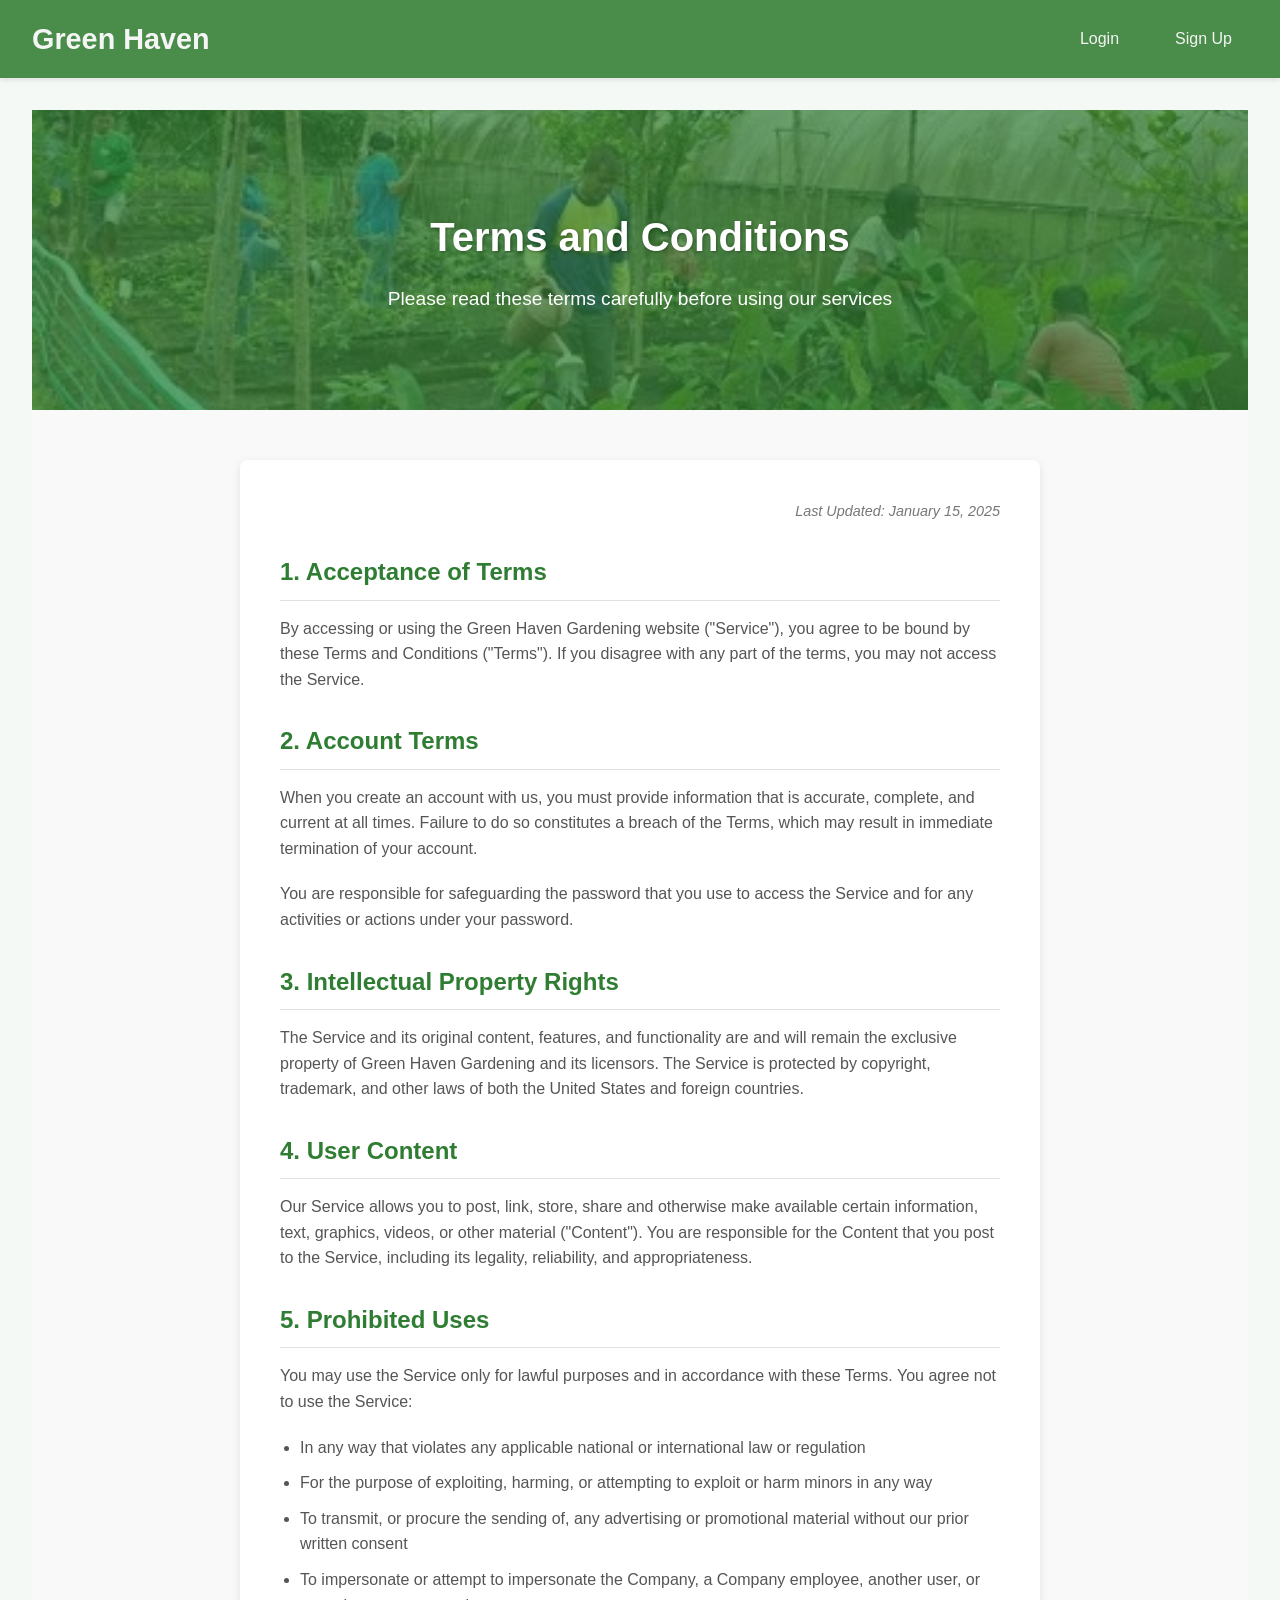
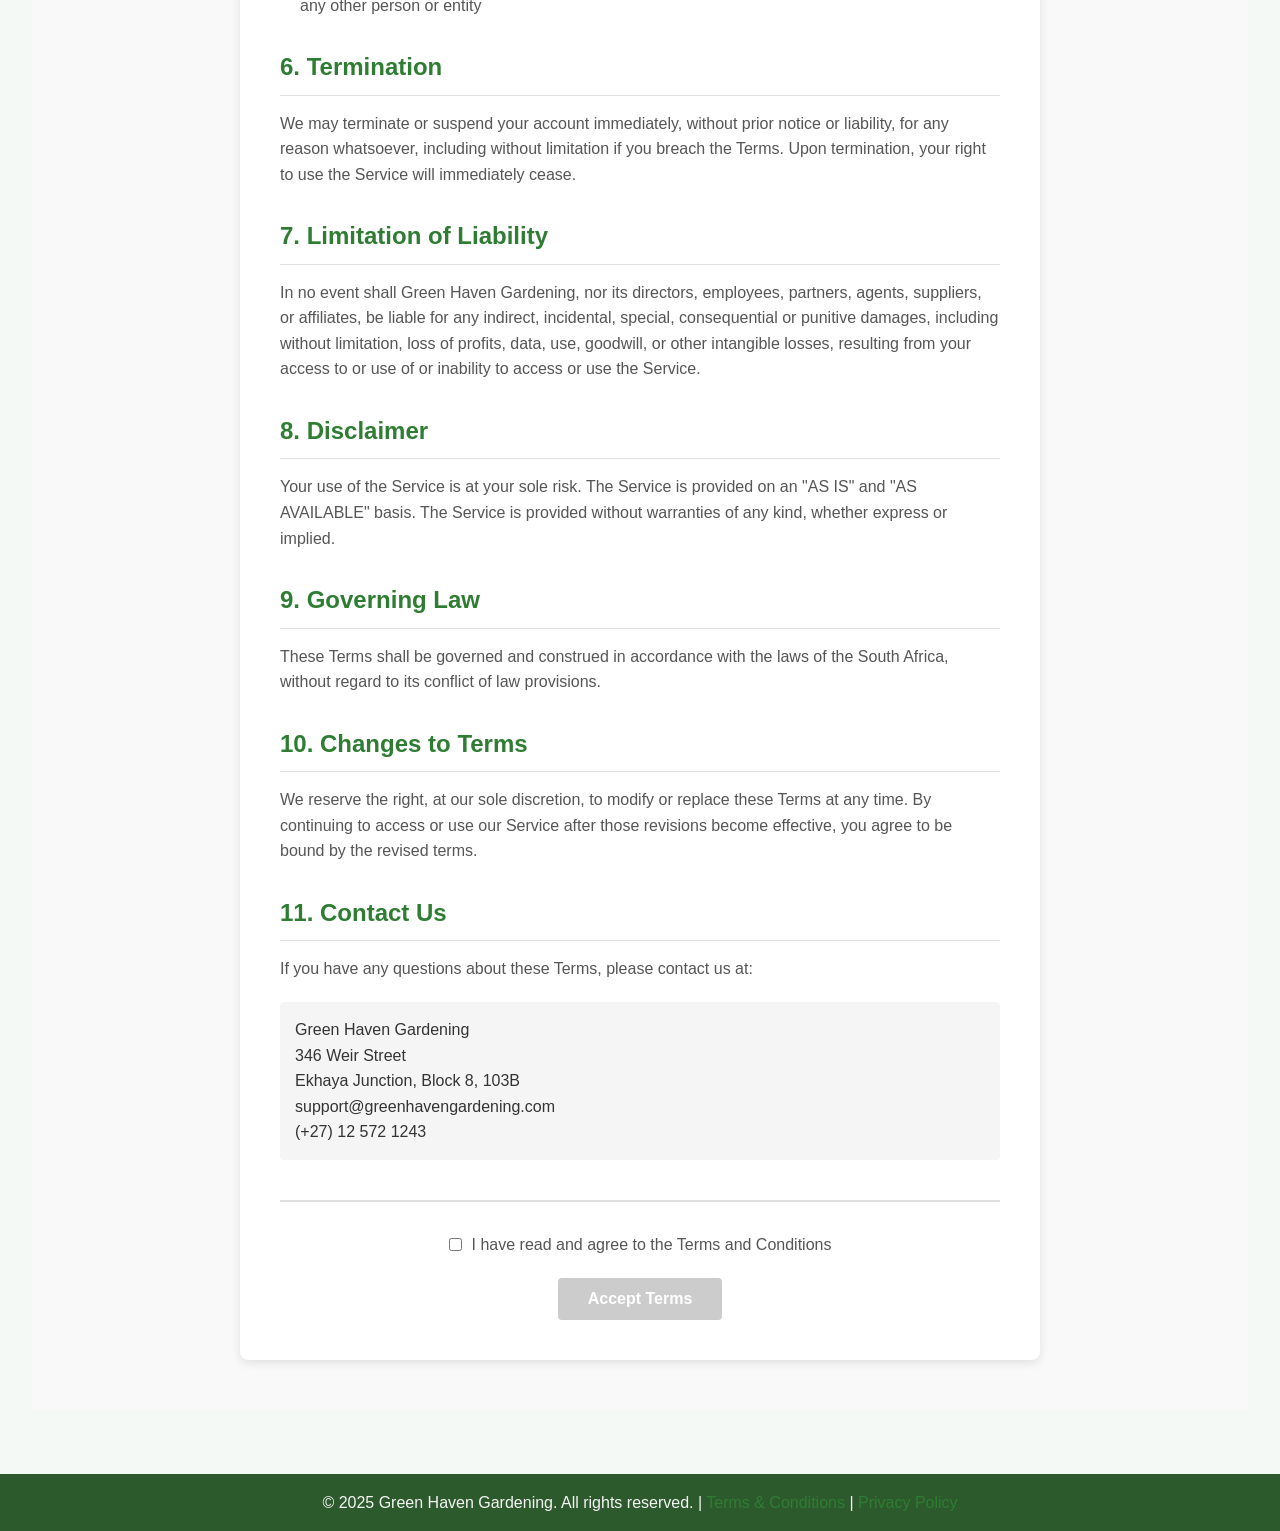
<file: terms.html>
<!DOCTYPE html>
<html lang="en">
<head>
    <meta charset="UTF-8">
    <meta name="viewport" content="width=device-width, initial-scale=1.0">
    <title>Terms and Conditions - Green Haven Gardening</title>
    <link rel="stylesheet" href="home.css">
    <link rel="stylesheet" href="terms.css">
</head>
<body>
    <header>
        <div class="logo">Green Haven</div>
        <nav>
            <ul>
                <li><a href="home.html">Login</a></li>
                <li><a href="signup.html">Sign Up</a></li>
            </ul>
        </nav>
    </header>

    <main class="terms-container">
        <section class="terms-hero" style="background-image: url('images/cover.jpg')">
            <div class="terms-overlay"></div>
            <div class="terms-content">
                <h1>Terms and Conditions</h1>
                <p>Please read these terms carefully before using our services</p>
            </div>
        </section>

        <section class="terms-content-section">
            <div class="terms-content-container">
                <div class="last-updated">Last Updated: January 15, 2025</div>
                
                <div class="terms-text">
                    <h2>1. Acceptance of Terms</h2>
                    <p>By accessing or using the Green Haven Gardening website ("Service"), you agree to be bound by these Terms and Conditions ("Terms"). If you disagree with any part of the terms, you may not access the Service.</p>

                    <h2>2. Account Terms</h2>
                    <p>When you create an account with us, you must provide information that is accurate, complete, and current at all times. Failure to do so constitutes a breach of the Terms, which may result in immediate termination of your account.</p>
                    <p>You are responsible for safeguarding the password that you use to access the Service and for any activities or actions under your password.</p>

                    <h2>3. Intellectual Property Rights</h2>
                    <p>The Service and its original content, features, and functionality are and will remain the exclusive property of Green Haven Gardening and its licensors. The Service is protected by copyright, trademark, and other laws of both the United States and foreign countries.</p>

                    <h2>4. User Content</h2>
                    <p>Our Service allows you to post, link, store, share and otherwise make available certain information, text, graphics, videos, or other material ("Content"). You are responsible for the Content that you post to the Service, including its legality, reliability, and appropriateness.</p>

                    <h2>5. Prohibited Uses</h2>
                    <p>You may use the Service only for lawful purposes and in accordance with these Terms. You agree not to use the Service:</p>
                    <ul>
                        <li>In any way that violates any applicable national or international law or regulation</li>
                        <li>For the purpose of exploiting, harming, or attempting to exploit or harm minors in any way</li>
                        <li>To transmit, or procure the sending of, any advertising or promotional material without our prior written consent</li>
                        <li>To impersonate or attempt to impersonate the Company, a Company employee, another user, or any other person or entity</li>
                    </ul>

                    <h2>6. Termination</h2>
                    <p>We may terminate or suspend your account immediately, without prior notice or liability, for any reason whatsoever, including without limitation if you breach the Terms. Upon termination, your right to use the Service will immediately cease.</p>

                    <h2>7. Limitation of Liability</h2>
                    <p>In no event shall Green Haven Gardening, nor its directors, employees, partners, agents, suppliers, or affiliates, be liable for any indirect, incidental, special, consequential or punitive damages, including without limitation, loss of profits, data, use, goodwill, or other intangible losses, resulting from your access to or use of or inability to access or use the Service.</p>

                    <h2>8. Disclaimer</h2>
                    <p>Your use of the Service is at your sole risk. The Service is provided on an "AS IS" and "AS AVAILABLE" basis. The Service is provided without warranties of any kind, whether express or implied.</p>

                    <h2>9. Governing Law</h2>
                    <p>These Terms shall be governed and construed in accordance with the laws of the South Africa, without regard to its conflict of law provisions.</p>

                    <h2>10. Changes to Terms</h2>
                    <p>We reserve the right, at our sole discretion, to modify or replace these Terms at any time. By continuing to access or use our Service after those revisions become effective, you agree to be bound by the revised terms.</p>

                    <h2>11. Contact Us</h2>
                    <p>If you have any questions about these Terms, please contact us at:</p>
                    <address>
                        Green Haven Gardening<br>
                        346 Weir Street<br>
                        Ekhaya Junction, Block 8, 103B<br>
                        support@greenhavengardening.com<br>
                        (+27) 12 572 1243
                    </address>
                </div>

                <div class="acceptance-section">
                    <label class="accept-checkbox">
                        <input type="checkbox" id="accept-terms">
                        I have read and agree to the Terms and Conditions
                    </label>
                    <button type="button" class="accept-button" disabled>Accept Terms</button>
                </div>
            </div>
        </section>
    </main>

    <footer>
        <p>&copy; 2025 Green Haven Gardening. All rights reserved. | <a href="terms.html">Terms & Conditions</a> | <a href="#">Privacy Policy</a></p>
    </footer>

    <script>
        document.getElementById('accept-terms').addEventListener('change', function() {
            document.querySelector('.accept-button').disabled = !this.checked;
        });
        
        document.querySelector('.accept-button').addEventListener('click', function() {
            alert('Thank you for accepting our Terms and Conditions.');
            // In a real application, you would store this acceptance
            window.location.href = 'signup.html'; // Redirect back to signup
        });
    </script>
</body>
</html>
</file>
<file: home.css>
/* Base styles with subtle green theme */
:root {
    --primary-green: #4a8c4a;
    --secondary-green: #88b388;
    --light-bg: #f5f9f5;
    --dark-green: #2d5a2d;
    --accent-color: #ffb74d;
    --text-dark: #333;
    --text-light: #f5f5f5;
    --card-bg: #ffffff;
}

* {
    margin: 0;
    padding: 0;
    box-sizing: border-box;
    font-family: 'Segoe UI', Tahoma, Geneva, Verdana, sans-serif;
}

body {
    background-color: var(--light-bg);
    color: var(--text-dark);
    line-height: 1.6;
}

header {
    background-color: var(--primary-green);
    color: var(--text-light);
    padding: 1rem 2rem;
    display: flex;
    justify-content: space-between;
    align-items: center;
    box-shadow: 0 2px 5px rgba(0,0,0,0.1);
}

.logo {
    font-size: 1.8rem;
    font-weight: bold;
    color: var(--text-light);
}

nav ul {
    display: flex;
    list-style: none;
}

nav ul li {
    margin-left: 1.5rem;
    position: relative;
}

nav ul li a {
    color: var(--text-light);
    text-decoration: none;
    padding: 0.5rem 1rem;
    border-radius: 4px;
    transition: all 0.3s ease;
}

nav ul li a:hover {
    background-color: var(--dark-green);
}

nav ul li.active a {
    background-color: var(--secondary-green);
    color: var(--text-dark);
    font-weight: bold;
}

main {
    padding: 2rem;
    min-height: 80vh;
}

footer {
    background-color: var(--dark-green);
    color: var(--text-light);
    text-align: center;
    padding: 1rem;
    margin-top: 2rem;
}

/* Mission statement section */
.mission-section {
    background-color: var(--card-bg);
    padding: 3rem 2rem;
    text-align: center;
    margin: 3rem 0;
    border-radius: 8px;
    box-shadow: 0 3px 10px rgba(0,0,0,0.1);
}

.mission-section h2 {
    color: var(--dark-green);
    margin-bottom: 1.5rem;
    font-size: 2rem;
}

.mission-content {
    max-width: 800px;
    margin: 0 auto;
    font-size: 1.1rem;
    line-height: 1.8;
}

.mission-highlight {
    color: var(--primary-green);
    font-weight: 600;
}

/* Home page specific styles */
.hero {
    background-size: cover;
    background-position: center;
    height: 60vh;
    display: flex;
    align-items: center;
    justify-content: center;
    text-align: center;
    color: white;
    position: relative;
    margin-bottom: 2rem;
}

.hero::before {
    content: '';
    position: absolute;
    top: 0;
    left: 0;
    width: 100%;
    height: 100%;
    background-color: rgba(0,0,0,0.4);
}

.hero-content {
    position: relative;
    z-index: 1;
    max-width: 800px;
    padding: 2rem;
}

.hero h1 {
    font-size: 3rem;
    margin-bottom: 1rem;
    text-shadow: 1px 1px 3px rgba(0,0,0,0.5);
}

.hero p {
    font-size: 1.3rem;
    margin-bottom: 2rem;
    text-shadow: 1px 1px 2px rgba(0,0,0,0.5);
}

.features {
    margin: 3rem 0;
    text-align: center;
}

.features h2 {
    margin-bottom: 2rem;
    color: var(--dark-green);
}

.feature-grid {
    display: grid;
    grid-template-columns: repeat(auto-fit, minmax(300px, 1fr));
    gap: 2rem;
}

.feature-card {
    background-color: var(--card-bg);
    border-radius: 8px;
    overflow: hidden;
    box-shadow: 0 3px 10px rgba(0,0,0,0.1);
    transition: transform 0.3s ease;
}

.feature-card:hover {
    transform: translateY(-10px);
}

.feature-card img {
    width: 100%;
    height: 200px;
    object-fit: cover;
}

.feature-card h3 {
    padding: 1rem;
    color: var(--primary-green);
}

.feature-card p {
    padding: 0 1rem 1.5rem;
}

/* Testimonials Section */
.testimonials {
    background-color: var(--light-bg);
    padding: 4rem 2rem;
    text-align: center;
    margin: 3rem 0;
}

.testimonials h2 {
    color: var(--dark-green);
    margin-bottom: 2rem;
    font-size: 2rem;
}

.testimonial-grid {
    display: grid;
    grid-template-columns: repeat(auto-fit, minmax(300px, 1fr));
    gap: 2rem;
    max-width: 1200px;
    margin: 0 auto;
}

.testimonial-card {
    background: var(--card-bg);
    border-radius: 8px;
    box-shadow: 0 3px 10px rgba(0,0,0,0.1);
    transition: transform 0.3s ease;
}

.testimonial-card:hover {
    transform: translateY(-5px);
}

.testimonial-content {
    padding: 2rem;
}

.testimonial-content p {
    font-style: italic;
    line-height: 1.6;
    margin-bottom: 1.5rem;
    color: var(--text-dark);
}

.testimonial-author {
    font-weight: bold;
    color: var(--primary-green);
    font-size: 0.9rem;
}

/* Newsletter Section */
.newsletter {
    background-color: var(--secondary-green);
    padding: 3rem 2rem;
    text-align: center;
    border-radius: 8px;
    margin: 3rem 0;
}

.newsletter-content h2 {
    color: var(--dark-green);
    margin-bottom: 1rem;
}

.newsletter-content p {
    color: var(--text-dark);
    margin-bottom: 2rem;
    max-width: 600px;
    margin-left: auto;
    margin-right: auto;
}

.newsletter-form {
    display: flex;
    gap: 1rem;
    justify-content: center;
    align-items: center;
    flex-wrap: wrap;
    max-width: 500px;
    margin: 0 auto;
}

.newsletter-form input {
    padding: 0.75rem 1rem;
    border: none;
    border-radius: 4px;
    flex: 1;
    min-width: 250px;
    font-size: 1rem;
}

.newsletter-form input:focus {
    outline: 2px solid var(--primary-green);
}

/* Button styles */
.cta-button {
    display: inline-block;
    background-color: var(--accent-color);
    color: var(--text-dark);
    padding: 0.8rem 2rem;
    border-radius: 4px;
    text-decoration: none;
    font-weight: bold;
    transition: all 0.3s ease;
    border: none;
    cursor: pointer;
    font-size: 1rem;
}

.cta-button:hover {
    background-color: #ffa726;
    transform: translateY(-3px);
    box-shadow: 0 5px 15px rgba(0,0,0,0.2);
}

/* Responsive adjustments */
@media (max-width: 768px) {
    .hero h1 {
        font-size: 2.2rem;
    }
    
    .hero p {
        font-size: 1.1rem;
    }
    
    header {
        flex-direction: column;
        padding: 1rem;
    }
    
    .logo {
        margin-bottom: 1rem;
    }
    
    nav ul {
        flex-wrap: wrap;
        justify-content: center;
    }
    
    nav ul li {
        margin: 0.5rem;
    }
    
    .testimonial-grid {
        grid-template-columns: 1fr;
    }
    
    .newsletter-form {
        flex-direction: column;
        width: 100%;
    }
    
    .newsletter-form input {
        min-width: 100%;
        margin-bottom: 1rem;
    }
    
    .mission-section,
    .testimonials,
    .newsletter {
        padding: 2rem 1rem;
        margin: 2rem 0;
    }
    
    .feature-grid {
        grid-template-columns: 1fr;
    }
}

@media (max-width: 480px) {
    main {
        padding: 1rem;
    }
    
    .hero {
        height: 50vh;
    }
    
    .hero-content {
        padding: 1rem;
    }
    
    .cta-button {
        padding: 0.7rem 1.5rem;
        font-size: 0.9rem;
    }
}

.dropdown {
  position: relative;
}

.dropdown-menu {
  display: none;
  position: absolute;
  top: 100%;
  left: 0;
  background-color: var(--primary-green);
  min-width: 200px;
  border-radius: 4px;
  box-shadow: 0 2px 5px rgba(0, 0, 0, 0.2);
  z-index: 1000;
}

.dropdown:hover .dropdown-menu {
  display: block;
}

.dropdown-menu li {
  margin: 0;
}

.dropdown-menu li a {
  display: block;
  padding: 0.5rem 1rem;
  color: var(--text-light);
}

.dropdown-menu li a:hover {
  background-color: var(--dark-green);
}
</file>
<file: login.css>
/* login.css */
/* Login Page Specific Styles */

.login-container {
    max-width: 100%;
    overflow: hidden;
}

.login-hero {
    height: 300px;
    background-size: cover;
    background-position: center;
    position: relative;
    display: flex;
    align-items: center;
    justify-content: center;
    text-align: center;
    color: white;
}

.login-overlay {
    position: absolute;
    top: 0;
    left: 0;
    width: 100%;
    height: 100%;
    background-color: rgba(46, 125, 50, 0.7);
}

.login-content {
    position: relative;
    z-index: 1;
    padding: 20px;
}

.login-content h1 {
    font-size: 2.5rem;
    margin-bottom: 15px;
    text-shadow: 1px 1px 3px rgba(0,0,0,0.3);
}

.login-content p {
    font-size: 1.2rem;
    margin-bottom: 0;
}

.login-form-section {
    padding: 50px 20px;
    background-color: #f9f9f9;
}

.login-form-container {
    max-width: 500px;
    margin: 0 auto;
    background: white;
    padding: 40px;
    border-radius: 8px;
    box-shadow: 0 3px 10px rgba(0,0,0,0.1);
    position: relative;
}

.login-form-container h2 {
    color: #2e7d32;
    font-size: 1.8rem;
    margin-bottom: 30px;
    text-align: center;
    position: relative;
    padding-bottom: 15px;
}

.login-form-container h2::after {
    content: '';
    position: absolute;
    bottom: 0;
    left: 50%;
    transform: translateX(-50%);
    width: 80px;
    height: 3px;
    background-color: #2e7d32;
}

.form-group {
    margin-bottom: 25px;
}

.form-group label {
    display: block;
    margin-bottom: 8px;
    color: #555;
    font-weight: 500;
}

.form-group input {
    width: 100%;
    padding: 12px 15px;
    border: 1px solid #ddd;
    border-radius: 4px;
    font-size: 1rem;
    transition: border-color 0.3s;
}

.form-group input:focus {
    border-color: #2e7d32;
    outline: none;
    box-shadow: 0 0 0 2px rgba(46, 125, 50, 0.2);
}

.form-group input:invalid {
    border-color: #d32f2f;
}

.form-group small {
    display: block;
    margin-top: 5px;
    color: #777;
    font-size: 0.8rem;
}

.error-message {
    color: #d32f2f;
    font-size: 0.8rem;
    margin-top: 5px;
    display: none;
}

.form-options {
    display: flex;
    justify-content: space-between;
    align-items: center;
    margin-bottom: 25px;
}

.remember-me {
    display: flex;
    align-items: center;
    color: #555;
}

.remember-me input {
    margin-right: 8px;
}

.forgot-password {
    color: #2e7d32;
    text-decoration: none;
    font-size: 0.9rem;
}

.forgot-password:hover {
    text-decoration: underline;
}

.login-button {
    width: 100%;
    padding: 14px;
    background-color: #2e7d32;
    color: white;
    border: none;
    border-radius: 4px;
    font-size: 1rem;
    font-weight: 600;
    cursor: pointer;
    transition: background-color 0.3s;
}

.login-button:hover {
    background-color: #1b5e20;
}

.register-link {
    text-align: center;
    margin-top: 25px;
    color: #555;
}

.register-link a {
    color: #2e7d32;
    text-decoration: none;
    font-weight: 500;
}

.register-link a:hover {
    text-decoration: underline;
}

/* Welcome Animation Styles */
.welcome-animation {
    position: fixed;
    top: 0;
    left: 0;
    width: 100%;
    height: 100%;
    background-color: rgba(46, 125, 50, 0.95);
    display: flex;
    flex-direction: column;
    justify-content: center;
    align-items: center;
    z-index: 1000;
    opacity: 0;
    visibility: hidden;
    transition: opacity 0.5s ease, visibility 0.5s ease;
}

.welcome-animation.active {
    opacity: 1;
    visibility: visible;
}

.welcome-icon {
    font-size: 5rem;
    margin-bottom: 20px;
    animation: growAndShrink 2s infinite;
}

.welcome-message {
    color: white;
    font-size: 2.5rem;
    text-align: center;
    margin-bottom: 10px;
    animation: fadeInUp 1s ease;
}

.welcome-submessage {
    color: rgba(255, 255, 255, 0.9);
    font-size: 1.2rem;
    text-align: center;
    animation: fadeInUp 1.2s ease;
}

.countdown {
    margin-top: 30px;
    font-size: 1.5rem;
    color: white;
    animation: pulse 1s infinite;
}

@keyframes growAndShrink {
    0% { transform: scale(1); }
    50% { transform: scale(1.2); }
    100% { transform: scale(1); }
}

@keyframes fadeInUp {
    from {
        opacity: 0;
        transform: translateY(20px);
    }
    to {
        opacity: 1;
        transform: translateY(0);
    }
}

@keyframes pulse {
    0% { opacity: 0.7; }
    50% { opacity: 1; }
    100% { opacity: 0.7; }
}

/* Responsive Design */
@media (max-width: 600px) {
    .login-hero {
        height: 200px;
    }
    
    .login-content h1 {
        font-size: 2rem;
    }
    
    .login-form-container {
        padding: 30px 20px;
    }
    
    .form-options {
        flex-direction: column;
        align-items: flex-start;
        gap: 15px;
    }
    
    .welcome-message {
        font-size: 2rem;
    }
    
    .welcome-icon {
        font-size: 4rem;
    }
}
</file>
<file: calculator.css>
/* Calculator-specific styles that complement home.css */
.calculator-container {
    max-width: 800px;
    margin: 40px auto;
    padding: 30px;
    background-color: #f8f9fa;
    border-radius: 8px;
    box-shadow: 0 2px 10px rgba(0,0,0,0.1);
}

.calculator-form {
    display: flex;
    flex-direction: column;
    gap: 20px;
}

.calculator-form label {
    font-weight: 600;
    color: #2e7d32;
    display: block;
    margin-bottom: 8px;
}

.calculator-form input {
    padding: 10px;
    border: 1px solid #ddd;
    border-radius: 4px;
    font-size: 16px;
    width: 100%;
    box-sizing: border-box;
}

.calculator-form small {
    display: block;
    margin-top: 5px;
    color: #666;
    font-size: 0.85em;
}

.calculator-results {
    margin-top: 30px;
    padding: 20px;
    background-color: white;
    border-radius: 8px;
    box-shadow: 0 1px 3px rgba(0,0,0,0.1);
}

.result-item {
    margin-bottom: 10px;
    padding: 8px 0;
    border-bottom: 1px solid #eee;
}

.alert {
    padding: 15px;
    border-radius: 4px;
    margin-top: 20px;
}

.alert-warning {
    background-color: #fff3e0;
    color: #e65100;
    border-left: 4px solid #e65100;
}

.alert-success {
    background-color: #e8f5e9;
    color: #2e7d32;
    border-left: 4px solid #2e7d32;
}

.alert-info {
    background-color: #e3f2fd;
    color: #1565c0;
    border-left: 4px solid #1565c0;
}

.moisture-bar {
    height: 20px;
    background-color: #e0e0e0;
    border-radius: 10px;
    margin: 10px 0;
    overflow: hidden;
}

.moisture-level {
    height: 100%;
    background: linear-gradient(to right, #ff5722, #4caf50, #2196f3);
    border-radius: 10px;
    transition: width 0.5s;
}

.reading {
    display: flex;
    justify-content: space-between;
    margin-bottom: 8px;
}

.reading span {
    font-weight: bold;
    color: #1b5e20;
}

.temp-impact {
    margin-top: 15px;
    padding: 10px;
    background-color: #f5f5f5;
    border-radius: 4px;
    font-style: italic;
}

.cta-button {
    background: linear-gradient(to bottom, #4caf50, #388e3c);
    color: white;
    border: none;
    padding: 12px 20px;
    border-radius: 4px;
    cursor: pointer;
    font-weight: bold;
    margin-top: 10px;
    box-shadow: 0 2px 4px rgba(0,0,0,0.2);
    transition: all 0.3s;
}

.cta-button:hover {
    background: linear-gradient(to bottom, #43a047, #2e7d32);
    box-shadow: 0 4px 8px rgba(0,0,0,0.3);
}

.dropdown {
  position: relative;
}

.dropdown-menu {
  display: none;
  position: absolute;
  top: 100%;
  left: 0;
  background-color: var(--primary-green);
  min-width: 200px;
  border-radius: 4px;
  box-shadow: 0 2px 5px rgba(0, 0, 0, 0.2);
  z-index: 1000;
}

.dropdown:hover .dropdown-menu {
  display: block;
}

.dropdown-menu li {
  margin: 0;
}

.dropdown-menu li a {
  display: block;
  padding: 0.5rem 1rem;
  color: var(--text-light);
}

.dropdown-menu li a:hover {
  background-color: var(--dark-green);
}
</file>
<file: challenges.css>
/* Base styles with subtle green theme */
:root {
    --primary-green: #4a8c4a;
    --secondary-green: #88b388;
    --light-bg: #f5f9f5;
    --dark-green: #2d5a2d;
    --accent-color: #ffb74d;
    --text-dark: #333;
    --text-light: #f5f5f5;
    --card-bg: #ffffff;
}

* {
    margin: 0;
    padding: 0;
    box-sizing: border-box;
    font-family: 'Segoe UI', Tahoma, Geneva, Verdana, sans-serif;
}

body {
    background-color: var(--light-bg);
    color: var(--text-dark);
    line-height: 1.6;
}

header {
    background-color: var(--primary-green);
    color: var(--text-light);
    padding: 1rem 2rem;
    display: flex;
    justify-content: space-between;
    align-items: center;
    box-shadow: 0 2px 5px rgba(0,0,0,0.1);
}

.logo {
    font-size: 1.8rem;
    font-weight: bold;
    color: var(--text-light);
}

nav ul {
    display: flex;
    list-style: none;
}

nav ul li {
    margin-left: 1.5rem;
    position: relative;
}

nav ul li a {
    color: var(--text-light);
    text-decoration: none;
    padding: 0.5rem 1rem;
    border-radius: 4px;
    transition: all 0.3s ease;
}

nav ul li a:hover {
    background-color: var(--dark-green);
}

nav ul li.active a {
    background-color: var(--secondary-green);
    color: var(--text-dark);
    font-weight: bold;
}

main {
    padding: 2rem;
    min-height: 80vh;
}

footer {
    background-color: var(--dark-green);
    color: var(--text-light);
    text-align: center;
    padding: 1rem;
    margin-top: 2rem;
}

/* Challenges page specific styles */
.page-header {
    text-align: center;
    margin-bottom: 3rem;
}

.page-header h1 {
    color: var(--dark-green);
    margin-bottom: 1rem;
}

.page-header p {
    max-width: 700px;
    margin: 0 auto;
    color: var(--text-dark);
}

.challenges-container {
    display: grid;
    grid-template-columns: repeat(auto-fit, minmax(350px, 1fr));
    gap: 2rem;
    max-width: 1200px;
    margin: 0 auto;
}

.challenge-card {
    background-color: var(--card-bg);
    border-radius: 8px;
    overflow: hidden;
    box-shadow: 0 3px 10px rgba(0,0,0,0.1);
    transition: transform 0.3s ease;
}

.challenge-card:hover {
    transform: translateY(-10px);
}

.challenge-card img {
    width: 100%;
    height: 250px;
    object-fit: cover;
}

.challenge-content {
    padding: 1.5rem;
}

.challenge-card h3 {
    color: var(--primary-green);
    margin-bottom: 1rem;
}

.severity {
    display: inline-block;
    padding: 0.5rem 1rem;
    border-radius: 4px;
    font-weight: bold;
    margin-top: 1rem;
}

.severity.high {
    background-color: #ffcdd2;
    color: #c62828;
}

.severity.medium {
    background-color: #fff8e1;
    color: #ff8f00;
}

/* Responsive adjustments */
@media (max-width: 768px) {
    .challenges-container {
        grid-template-columns: 1fr;
    }
    
    header {
        flex-direction: column;
        padding: 1rem;
    }
    
    .logo {
        margin-bottom: 1rem;
    }
    
    nav ul {
        flex-wrap: wrap;
        justify-content: center;
    }
    
    nav ul li {
        margin: 0.5rem;
    }
}

.dropdown {
  position: relative;
}

.dropdown-menu {
  display: none;
  position: absolute;
  top: 100%;
  left: 0;
  background-color: var(--primary-green);
  min-width: 200px;
  border-radius: 4px;
  box-shadow: 0 2px 5px rgba(0, 0, 0, 0.2);
  z-index: 1000;
}

.dropdown:hover .dropdown-menu {
  display: block;
}

.dropdown-menu li {
  margin: 0;
}

.dropdown-menu li a {
  display: block;
  padding: 0.5rem 1rem;
  color: var(--text-light);
}

.dropdown-menu li a:hover {
  background-color: var(--dark-green);
}
</file>
<file: forgot-password.css>
/* forgot-password.css */
/* Forgot Password Page Specific Styles */

.forgot-password-container {
    max-width: 100%;
    overflow: hidden;
}

.forgot-password-hero {
    height: 300px;
    background-size: cover;
    background-position: center;
    position: relative;
    display: flex;
    align-items: center;
    justify-content: center;
    text-align: center;
    color: white;
}

.forgot-password-overlay {
    position: absolute;
    top: 0;
    left: 0;
    width: 100%;
    height: 100%;
    background-color: rgba(46, 125, 50, 0.7);
}

.forgot-password-content {
    position: relative;
    z-index: 1;
    padding: 20px;
}

.forgot-password-content h1 {
    font-size: 2.5rem;
    margin-bottom: 15px;
    text-shadow: 1px 1px 3px rgba(0,0,0,0.3);
}

.forgot-password-content p {
    font-size: 1.2rem;
    margin-bottom: 0;
}

.forgot-password-form-section {
    padding: 50px 20px;
    background-color: #f9f9f9;
}

.forgot-password-form-container {
    max-width: 500px;
    margin: 0 auto;
    background: white;
    padding: 40px;
    border-radius: 8px;
    box-shadow: 0 3px 10px rgba(0,0,0,0.1);
}

.progress-indicator {
    display: flex;
    align-items: center;
    justify-content: center;
    margin-bottom: 30px;
}

.step {
    width: 30px;
    height: 30px;
    border-radius: 50%;
    background-color: #e0e0e0;
    color: #9e9e9e;
    display: flex;
    align-items: center;
    justify-content: center;
    font-weight: bold;
    font-size: 0.9rem;
}

.step.active {
    background-color: #2e7d32;
    color: white;
}

.line {
    width: 60px;
    height: 2px;
    background-color: #e0e0e0;
    margin: 0 10px;
}

.forgot-password-form-container h2 {
    color: #2e7d32;
    font-size: 1.8rem;
    margin-bottom: 10px;
    text-align: center;
    position: relative;
    padding-bottom: 15px;
}

.forgot-password-form-container h2::after {
    content: '';
    position: absolute;
    bottom: 0;
    left: 50%;
    transform: translateX(-50%);
    width: 80px;
    height: 3px;
    background-color: #2e7d32;
}

.instruction {
    text-align: center;
    color: #555;
    margin-bottom: 30px;
}

.form-group {
    margin-bottom: 25px;
}

.form-group label {
    display: block;
    margin-bottom: 8px;
    color: #555;
    font-weight: 500;
}

.form-group input {
    width: 100%;
    padding: 12px 15px;
    border: 1px solid #ddd;
    border-radius: 4px;
    font-size: 1rem;
    transition: border-color 0.3s;
}

.form-group input:focus {
    border-color: #2e7d32;
    outline: none;
    box-shadow: 0 0 0 2px rgba(46, 125, 50, 0.2);
}

.submit-button {
    width: 100%;
    padding: 14px;
    background-color: #2e7d32;
    color: white;
    border: none;
    border-radius: 4px;
    font-size: 1rem;
    font-weight: 600;
    cursor: pointer;
    transition: background-color 0.3s;
    margin-bottom: 20px;
}

.submit-button:hover {
    background-color: #1b5e20;
}

.back-to-login {
    text-align: center;
}

.back-to-login a {
    color: #2e7d32;
    text-decoration: none;
    font-weight: 500;
}

.back-to-login a:hover {
    text-decoration: underline;
}

/* Success Message Styles */
.success-message {
    text-align: center;
    padding: 20px 0;
}

.success-icon {
    width: 60px;
    height: 60px;
    border-radius: 50%;
    background-color: #4caf50;
    color: white;
    font-size: 2rem;
    display: flex;
    align-items: center;
    justify-content: center;
    margin: 0 auto 20px;
}

.success-message h3 {
    color: #2e7d32;
    margin-bottom: 15px;
}

.success-message p {
    color: #555;
    margin-bottom: 10px;
}

.email-sent {
    background-color: #f5f5f5;
    padding: 10px;
    border-radius: 4px;
    font-weight: 500;
}

.resend-link {
    margin-top: 20px;
}

.resend-link a {
    color: #2e7d32;
    text-decoration: none;
    font-weight: 500;
}

.resend-link a:hover {
    text-decoration: underline;
}

/* Responsive Design */
@media (max-width: 600px) {
    .forgot-password-hero {
        height: 200px;
    }
    
    .forgot-password-content h1 {
        font-size: 2rem;
    }
    
    .forgot-password-form-container {
        padding: 30px 20px;
    }
    
    .line {
        width: 30px;
    }
}
</file>
<file: glossary.css>
/* Base styles with subtle green theme */
:root {
    --primary-green: #4a8c4a;
    --secondary-green: #88b388;
    --light-bg: #f5f9f5;
    --dark-green: #2d5a2d;
    --accent-color: #ffb74d;
    --text-dark: #333;
    --text-light: #f5f5f5;
    --card-bg: #ffffff;
}

* {
    margin: 0;
    padding: 0;
    box-sizing: border-box;
    font-family: 'Segoe UI', Tahoma, Geneva, Verdana, sans-serif;
}

body {
    background-color: var(--light-bg);
    color: var(--text-dark);
    line-height: 1.6;
}

header {
    background-color: var(--primary-green);
    color: var(--text-light);
    padding: 1rem 2rem;
    display: flex;
    justify-content: space-between;
    align-items: center;
    box-shadow: 0 2px 5px rgba(0,0,0,0.1);
}

.logo {
    font-size: 1.8rem;
    font-weight: bold;
    color: var(--text-light);
}

nav ul {
    display: flex;
    list-style: none;
}

nav ul li {
    margin-left: 1.5rem;
    position: relative;
}

nav ul li a {
    color: var(--text-light);
    text-decoration: none;
    padding: 0.5rem 1rem;
    border-radius: 4px;
    transition: all 0.3s ease;
}

nav ul li a:hover {
    background-color: var(--dark-green);
}

nav ul li.active a {
    background-color: var(--secondary-green);
    color: var(--text-dark);
    font-weight: bold;
}

main {
    padding: 2rem;
    min-height: 80vh;
}

footer {
    background-color: var(--dark-green);
    color: var(--text-light);
    text-align: center;
    padding: 1rem;
    margin-top: 2rem;
}

/* Glossary page specific styles */
.page-header {
    text-align: center;
    margin-bottom: 3rem;
}

.page-header h1 {
    color: var(--dark-green);
    margin-bottom: 1rem;
}

.page-header p {
    max-width: 700px;
    margin: 0 auto;
    color: var(--text-dark);
}

.search-container {
    display: flex;
    margin: 2rem auto;
    max-width: 600px;
}

#glossary-search {
    flex: 1;
    padding: 0.8rem;
    border: 2px solid var(--secondary-green);
    border-radius: 4px 0 0 4px;
    font-size: 1rem;
    border-right: none;
}

#search-btn {
    border-radius: 0 4px 4px 0;
    padding: 0 1.5rem;
    background-color: var(--primary-green);
    color: white;
    border: none;
    cursor: pointer;
    transition: background-color 0.3s ease;
}

#search-btn:hover {
    background-color: var(--dark-green);
}

.search-results-info {
    text-align: center;
    margin: 1rem 0;
    color: var(--dark-green);
    font-style: italic;
}

.no-results {
    text-align: center;
    margin: 2rem 0;
    color: var(--dark-green);
    font-style: italic;
    display: none;
}

.glossary-container {
    display: grid;
    grid-template-columns: repeat(auto-fill, minmax(300px, 1fr));
    gap: 1.5rem;
    max-width: 1200px;
    margin: 0 auto;
}

.glossary-term {
    background-color: var(--card-bg);
    padding: 1.5rem;
    border-radius: 8px;
    box-shadow: 0 2px 5px rgba(0,0,0,0.1);
    transition: all 0.3s ease;
    border-left: 4px solid var(--secondary-green);
}

.glossary-term.highlight {
    border-left: 4px solid var(--accent-color);
    background-color: #f9fff9;
}

.glossary-term:hover {
    transform: translateY(-3px);
    box-shadow: 0 5px 15px rgba(0,0,0,0.1);
}

.term {
    color: var(--primary-green);
    margin-bottom: 0.5rem;
}

.definition {
    color: var(--text-dark);
    font-size: 0.95rem;
}

/* Responsive adjustments */
@media (max-width: 768px) {
    .glossary-container {
        grid-template-columns: 1fr;
    }
    
    header {
        flex-direction: column;
        padding: 1rem;
    }
    
    .logo {
        margin-bottom: 1rem;
    }
    
    nav ul {
        flex-wrap: wrap;
        justify-content: center;
    }
    
    nav ul li {
        margin: 0.5rem;
    }
    
    .search-container {
        flex-direction: column;
    }
    
    #glossary-search {
        border-radius: 4px;
        border-right: 2px solid var(--secondary-green);
        margin-bottom: 0.5rem;
    }
    
    #search-btn {
        border-radius: 4px;
        padding: 0.8rem;
    }
}

.dropdown {
  position: relative;
}

.dropdown-menu {
  display: none;
  position: absolute;
  top: 100%;
  left: 0;
  background-color: var(--primary-green);
  min-width: 200px;
  border-radius: 4px;
  box-shadow: 0 2px 5px rgba(0, 0, 0, 0.2);
  z-index: 1000;
}

.dropdown:hover .dropdown-menu {
  display: block;
}

.dropdown-menu li {
  margin: 0;
}

.dropdown-menu li a {
  display: block;
  padding: 0.5rem 1rem;
  color: var(--text-light);
}

.dropdown-menu li a:hover {
  background-color: var(--dark-green);
}
</file>
<file: irrigation.css>
/* irrigation-systems.css */
/* Styles for Irrigation Systems Page */

/* Main Container */
.irrigation-systems {
    max-width: 1200px;
    margin: 40px auto;
    padding: 0 20px;
}

/* Section Header */
.irrigation-header {
    text-align: center;
    margin-bottom: 40px;
}

.irrigation-header h1 {
    color: #2e7d32;
    font-size: 2.5rem;
    margin-bottom: 15px;
}

.irrigation-header p {
    font-size: 1.1rem;
    color: #555;
    max-width: 800px;
    margin: 0 auto;
}

/* System Cards Container */
.system-cards {
    display: grid;
    grid-template-columns: 1fr;
    gap: 50px;
    margin-top: 30px;
}

/* Individual System Card */
.system-card {
    background: white;
    border-radius: 8px;
    overflow: hidden;
    box-shadow: 0 3px 10px rgba(0,0,0,0.1);
    transition: transform 0.3s;
}

.system-card:hover {
    transform: translateY(-5px);
}

/* System Content Layout */
.system-content {
    display: grid;
    grid-template-columns: 1fr 1fr;
    gap: 30px;
}

/* System Images Container */
.system-images {
    display: grid;
    grid-template-columns: 1fr 1fr;
    gap: 15px;
    padding: 20px;
}

.system-image {
    height: 200px;
    background-size: cover;
    background-position: center;
    border-radius: 6px;
    background-color: #f0f0f0;
}

.system-image:hover {
    transform: scale(1.03);
}

/* System Details */
.system-details {
    padding: 30px;
}

.system-details h2 {
    color: #2e7d32;
    font-size: 1.8rem;
    margin-bottom: 20px;
    position: relative;
    padding-bottom: 10px;
}

.system-details h2::after {
    content: '';
    position: absolute;
    bottom: 0;
    left: 0;
    width: 60px;
    height: 3px;
    background-color: #2e7d32;
}

.system-details h3 {
    color: #2e7d32;
    font-size: 1.3rem;
    margin: 25px 0 10px;
}

.system-details ul {
    padding-left: 20px;
    margin-bottom: 20px;
}

.system-details li {
    margin-bottom: 8px;
    color: #555;
}

/* Pros and Cons Section */
.pros-cons {
    display: grid;
    grid-template-columns: 1fr 1fr;
    gap: 20px;
    margin-top: 20px;
}

.pros, .cons {
    padding: 15px;
    border-radius: 6px;
}

.pros {
    background-color: #e8f5e9;
}

.cons {
    background-color: #ffebee;
}

.pros h4, .cons h4 {
    margin-top: 0;
    margin-bottom: 10px;
    display: flex;
    align-items: center;
}

.pros h4::before {
    content: '✓';
    color: #2e7d32;
    margin-right: 8px;
    font-weight: bold;
}

.cons h4::before {
    content: '✗';
    color: #e53935;
    margin-right: 8px;
    font-weight: bold;
}

/* Responsive Design */
@media (max-width: 900px) {
    .system-content {
        grid-template-columns: 1fr;
    }
    
    .system-images {
        grid-template-columns: 1fr;
    }
    
    .pros-cons {
        grid-template-columns: 1fr;
    }
}

@media (max-width: 600px) {
    .irrigation-header h1 {
        font-size: 2rem;
    }
    
    .system-details h2 {
        font-size: 1.5rem;
    }
}

.dropdown {
  position: relative;
}

.dropdown-menu {
  display: none;
  position: absolute;
  top: 100%;
  left: 0;
  background-color: var(--primary-green);
  min-width: 200px;
  border-radius: 4px;
  box-shadow: 0 2px 5px rgba(0, 0, 0, 0.2);
  z-index: 1000;
}

.dropdown:hover .dropdown-menu {
  display: block;
}

.dropdown-menu li {
  margin: 0;
}

.dropdown-menu li a {
  display: block;
  padding: 0.5rem 1rem;
  color: var(--text-light);
}

.dropdown-menu li a:hover {
  background-color: var(--dark-green);
}
</file>
<file: privacy.css>
/* privacy.css */
/* Privacy Policy Page Specific Styles */

.privacy-container {
    max-width: 100%;
    overflow: hidden;
}

.privacy-hero {
    height: 300px;
    background-size: cover;
    background-position: center;
    position: relative;
    display: flex;
    align-items: center;
    justify-content: center;
    text-align: center;
    color: white;
}

.privacy-overlay {
    position: absolute;
    top: 0;
    left: 0;
    width: 100%;
    height: 100%;
    background-color: rgba(46, 125, 50, 0.7);
}

.privacy-content {
    position: relative;
    z-index: 1;
    padding: 20px;
}

.privacy-content h1 {
    font-size: 2.5rem;
    margin-bottom: 15px;
    text-shadow: 1px 1px 3px rgba(0,0,0,0.3);
}

.privacy-content p {
    font-size: 1.2rem;
    margin-bottom: 0;
}

.privacy-content-section {
    padding: 50px 20px;
    background-color: #f9f9f9;
}

.privacy-content-container {
    max-width: 800px;
    margin: 0 auto;
    background: white;
    padding: 40px;
    border-radius: 8px;
    box-shadow: 0 3px 10px rgba(0,0,0,0.1);
}

.last-updated {
    text-align: right;
    color: #777;
    font-style: italic;
    margin-bottom: 30px;
    font-size: 0.9rem;
}

.privacy-text h2 {
    color: #2e7d32;
    font-size: 1.5rem;
    margin-top: 30px;
    margin-bottom: 15px;
    padding-bottom: 8px;
    border-bottom: 1px solid #e0e0e0;
}

.privacy-text h3 {
    color: #388e3c;
    font-size: 1.2rem;
    margin-top: 25px;
    margin-bottom: 10px;
}

.privacy-text p {
    color: #555;
    line-height: 1.6;
    margin-bottom: 20px;
}

.privacy-text ul {
    margin-left: 20px;
    margin-bottom: 20px;
}

.privacy-text li {
    color: #555;
    line-height: 1.6;
    margin-bottom: 10px;
}

.privacy-text address {
    font-style: normal;
    background-color: #f5f5f5;
    padding: 15px;
    border-radius: 4px;
    margin-top: 15px;
}

.consent-section {
    margin-top: 40px;
    padding-top: 30px;
    border-top: 2px solid #e0e0e0;
}

.consent-section h3 {
    color: #2e7d32;
    margin-bottom: 20px;
    text-align: center;
}

.privacy-options {
    margin-bottom: 25px;
}

.privacy-checkbox {
    display: flex;
    align-items: center;
    color: #555;
    margin-bottom: 15px;
    font-weight: 500;
}

.privacy-checkbox input {
    margin-right: 10px;
}

.save-preferences-button {
    display: block;
    margin: 0 auto;
    padding: 12px 30px;
    background-color: #2e7d32;
    color: white;
    border: none;
    border-radius: 4px;
    font-size: 1rem;
    font-weight: 600;
    cursor: pointer;
    transition: background-color 0.3s;
}

.save-preferences-button:hover {
    background-color: #1b5e20;
}

footer a {
    color: #2e7d32;
    text-decoration: none;
}

footer a:hover {
    text-decoration: underline;
}

/* Responsive Design */
@media (max-width: 600px) {
    .privacy-hero {
        height: 200px;
    }
    
    .privacy-content h1 {
        font-size: 2rem;
    }
    
    .privacy-content-container {
        padding: 30px 20px;
    }
    
    .last-updated {
        text-align: center;
    }
}
</file>
<file: signup.css>
/* signup.css */
/* Sign Up Page Specific Styles */

.signup-container {
    max-width: 100%;
    overflow: hidden;
}

.signup-hero {
    height: 300px;
    background-size: cover;
    background-position: center;
    position: relative;
    display: flex;
    align-items: center;
    justify-content: center;
    text-align: center;
    color: white;
}

.signup-overlay {
    position: absolute;
    top: 0;
    left: 0;
    width: 100%;
    height: 100%;
    background-color: rgba(46, 125, 50, 0.7);
}

.signup-content {
    position: relative;
    z-index: 1;
    padding: 20px;
}

.signup-content h1 {
    font-size: 2.5rem;
    margin-bottom: 15px;
    text-shadow: 1px 1px 3px rgba(0,0,0,0.3);
}

.signup-content p {
    font-size: 1.2rem;
    margin-bottom: 0;
}

.signup-form-section {
    padding: 50px 20px;
    background-color: #f9f9f9;
}

.signup-form-container {
    max-width: 500px;
    margin: 0 auto;
    background: white;
    padding: 40px;
    border-radius: 8px;
    box-shadow: 0 3px 10px rgba(0,0,0,0.1);
}

.signup-form-container h2 {
    color: #2e7d32;
    font-size: 1.8rem;
    margin-bottom: 30px;
    text-align: center;
    position: relative;
    padding-bottom: 15px;
}

.signup-form-container h2::after {
    content: '';
    position: absolute;
    bottom: 0;
    left: 50%;
    transform: translateX(-50%);
    width: 80px;
    height: 3px;
    background-color: #2e7d32;
}

.form-group {
    margin-bottom: 25px;
}

.form-group label {
    display: block;
    margin-bottom: 8px;
    color: #555;
    font-weight: 500;
}

.form-group input {
    width: 100%;
    padding: 12px 15px;
    border: 1px solid #ddd;
    border-radius: 4px;
    font-size: 1rem;
    transition: border-color 0.3s;
}

.form-group input:focus {
    border-color: #2e7d32;
    outline: none;
    box-shadow: 0 0 0 2px rgba(46, 125, 50, 0.2);
}

.form-group small {
    display: block;
    margin-top: 5px;
    color: #777;
    font-size: 0.8rem;
}

.terms-checkbox, .newsletter-checkbox {
    display: flex;
    align-items: center;
    color: #555;
    font-weight: normal;
}

.terms-checkbox input, .newsletter-checkbox input {
    width: auto;
    margin-right: 8px;
}

.terms-checkbox a, .newsletter-checkbox a {
    color: #2e7d32;
    text-decoration: none;
}

.terms-checkbox a:hover, .newsletter-checkbox a:hover {
    text-decoration: underline;
}

.signup-button {
    width: 100%;
    padding: 14px;
    background-color: #2e7d32;
    color: white;
    border: none;
    border-radius: 4px;
    font-size: 1rem;
    font-weight: 600;
    cursor: pointer;
    transition: background-color 0.3s;
    margin-top: 10px;
}

.signup-button:hover {
    background-color: #1b5e20;
}

.login-link {
    text-align: center;
    margin-top: 25px;
    color: #555;
}

.login-link a {
    color: #2e7d32;
    text-decoration: none;
    font-weight: 500;
}

.login-link a:hover {
    text-decoration: underline;
}

/* Welcome Modal Styles */
.modal {
    position: fixed;
    top: 0;
    left: 0;
    width: 100%;
    height: 100%;
    background-color: rgba(0, 0, 0, 0.7);
    display: flex;
    justify-content: center;
    align-items: center;
    z-index: 1000;
}

.modal-content {
    background-color: white;
    padding: 40px;
    border-radius: 8px;
    text-align: center;
    max-width: 500px;
    width: 90%;
    box-shadow: 0 5px 15px rgba(0, 0, 0, 0.3);
}

.modal-content h2 {
    color: #2e7d32;
    margin-bottom: 20px;
}

.loading-bar {
    width: 100%;
    height: 10px;
    background-color: #f0f0f0;
    border-radius: 5px;
    margin: 20px 0;
    overflow: hidden;
}

.loading-progress {
    height: 100%;
    width: 0%;
    background-color: #2e7d32;
    border-radius: 5px;
    transition: width 0.3s ease;
}

/* Responsive Design */
@media (max-width: 600px) {
    .signup-hero {
        height: 200px;
    }
    
    .signup-content h1 {
        font-size: 2rem;
    }
    
    .signup-form-container {
        padding: 30px 20px;
    }
    
    .modal-content {
        padding: 20px;
    }
}
</file>
<file: solutions.css>
/* Base styles with subtle green theme */
:root {
    --primary-green: #4a8c4a;
    --secondary-green: #88b388;
    --light-bg: #f5f9f5;
    --dark-green: #2d5a2d;
    --accent-color: #ffb74d;
    --text-dark: #333;
    --text-light: #f5f5f5;
    --card-bg: #ffffff;
}

* {
    margin: 0;
    padding: 0;
    box-sizing: border-box;
    font-family: 'Segoe UI', Tahoma, Geneva, Verdana, sans-serif;
}

body {
    background-color: var(--light-bg);
    color: var(--text-dark);
    line-height: 1.6;
}

header {
    background-color: var(--primary-green);
    color: var(--text-light);
    padding: 1rem 2rem;
    display: flex;
    justify-content: space-between;
    align-items: center;
    box-shadow: 0 2px 5px rgba(0,0,0,0.1);
}

.logo {
    font-size: 1.8rem;
    font-weight: bold;
    color: var(--text-light);
}

nav ul {
    display: flex;
    list-style: none;
}

nav ul li {
    margin-left: 1.5rem;
    position: relative;
}

nav ul li a {
    color: var(--text-light);
    text-decoration: none;
    padding: 0.5rem 1rem;
    border-radius: 4px;
    transition: all 0.3s ease;
}

nav ul li a:hover {
    background-color: var(--dark-green);
}

nav ul li.active a {
    background-color: var(--secondary-green);
    color: var(--text-dark);
    font-weight: bold;
}

main {
    padding: 2rem;
    min-height: 80vh;
}

footer {
    background-color: var(--dark-green);
    color: var(--text-light);
    text-align: center;
    padding: 1rem;
    margin-top: 2rem;
}

/* Solutions page specific styles */
.page-header {
    text-align: center;
    margin-bottom: 3rem;
}

.page-header h1 {
    color: var(--dark-green);
    margin-bottom: 1rem;
}

.page-header p {
    max-width: 700px;
    margin: 0 auto;
    color: var(--text-dark);
}

.solutions-container {
    display: grid;
    grid-template-columns: repeat(auto-fit, minmax(350px, 1fr));
    gap: 2rem;
    max-width: 1200px;
    margin: 0 auto;
}

.solution-card {
    background-color: var(--card-bg);
    border-radius: 8px;
    overflow: hidden;
    box-shadow: 0 3px 10px rgba(0,0,0,0.1);
    transition: transform 0.3s ease;
}

.solution-card:hover {
    transform: translateY(-10px);
}

.solution-card img {
    width: 100%;
    height: 250px;
    object-fit: cover;
}

.solution-content {
    padding: 1.5rem;
}

.solution-card h3 {
    color: var(--primary-green);
    margin-bottom: 1rem;
}

.solution-link {
    display: inline-block;
    margin-top: 1rem;
    color: var(--primary-green);
    font-weight: bold;
    text-decoration: none;
    border-bottom: 2px solid var(--accent-color);
    padding-bottom: 0.2rem;
    transition: all 0.3s ease;
    cursor: pointer;
}

.solution-link:hover {
    color: var(--dark-green);
    border-bottom-color: var(--dark-green);
}

/* Modal styles */
.modal {
    display: none;
    position: fixed;
    top: 0;
    left: 0;
    width: 100%;
    height: 100%;
    background-color: rgba(0, 0, 0, 0.7);
    z-index: 1000;
    overflow-y: auto;
}

.modal-content {
    background-color: var(--card-bg);
    margin: 5% auto;
    padding: 2rem;
    border-radius: 8px;
    width: 80%;
    max-width: 800px;
    position: relative;
    box-shadow: 0 5px 15px rgba(0,0,0,0.3);
}

.close-modal {
    position: absolute;
    top: 1rem;
    right: 1.5rem;
    font-size: 1.8rem;
    cursor: pointer;
    color: var(--text-dark);
    transition: color 0.3s ease;
}

.close-modal:hover {
    color: var(--primary-green);
}

.modal-header {
    margin-bottom: 1.5rem;
}

.modal-header h2 {
    color: var(--primary-green);
    margin-bottom: 0.5rem;
}

.modal-body {
    line-height: 1.8;
}

.modal-body h4 {
    color: var(--dark-green);
    margin: 1.5rem 0 0.5rem 0;
}

.modal-body ul {
    margin-left: 1.5rem;
    margin-bottom: 1.5rem;
}

.modal-body li {
    margin-bottom: 0.5rem;
}

/* Responsive adjustments */
@media (max-width: 768px) {
    .solutions-container {
        grid-template-columns: 1fr;
    }
    
    header {
        flex-direction: column;
        padding: 1rem;
    }
    
    .logo {
        margin-bottom: 1rem;
    }
    
    nav ul {
        flex-wrap: wrap;
        justify-content: center;
    }
    
    nav ul li {
        margin: 0.5rem;
    }
    
    .modal-content {
        width: 90%;
        margin: 10% auto;
        padding: 1.5rem;
    }
}

.dropdown {
  position: relative;
}

.dropdown-menu {
  display: none;
  position: absolute;
  top: 100%;
  left: 0;
  background-color: var(--primary-green);
  min-width: 200px;
  border-radius: 4px;
  box-shadow: 0 2px 5px rgba(0, 0, 0, 0.2);
  z-index: 1000;
}

.dropdown:hover .dropdown-menu {
  display: block;
}

.dropdown-menu li {
  margin: 0;
}

.dropdown-menu li a {
  display: block;
  padding: 0.5rem 1rem;
  color: var(--text-light);
}

.dropdown-menu li a:hover {
  background-color: var(--dark-green);
}
</file>
<file: team.css>
/* Base styles with subtle green theme */
:root {
    --primary-green: #4a8c4a;
    --secondary-green: #88b388;
    --light-bg: #f5f9f5;
    --dark-green: #2d5a2d;
    --accent-color: #ffb74d;
    --text-dark: #333;
    --text-light: #f5f5f5;
    --card-bg: #ffffff;
}

* {
    margin: 0;
    padding: 0;
    box-sizing: border-box;
    font-family: 'Segoe UI', Tahoma, Geneva, Verdana, sans-serif;
}

body {
    background-color: var(--light-bg);
    color: var(--text-dark);
    line-height: 1.6;
}

header {
    background-color: var(--primary-green);
    color: var(--text-light);
    padding: 1rem 2rem;
    display: flex;
    justify-content: space-between;
    align-items: center;
    box-shadow: 0 2px 5px rgba(0,0,0,0.1);
}

.logo {
    font-size: 1.8rem;
    font-weight: bold;
    color: var(--text-light);
}

nav ul {
    display: flex;
    list-style: none;
}

nav ul li {
    margin-left: 1.5rem;
    position: relative;
}

nav ul li a {
    color: var(--text-light);
    text-decoration: none;
    padding: 0.5rem 1rem;
    border-radius: 4px;
    transition: all 0.3s ease;
}

nav ul li a:hover {
    background-color: var(--dark-green);
}

nav ul li.active a {
    background-color: var(--secondary-green);
    color: var(--text-dark);
    font-weight: bold;
}

main {
    padding: 2rem;
    min-height: 80vh;
}

footer {
    background-color: var(--dark-green);
    color: var(--text-light);
    text-align: center;
    padding: 1rem;
    margin-top: 2rem;
}

/* Team page specific styles */
.page-header {
    text-align: center;
    margin-bottom: 3rem;
}

.page-header h1 {
    color: var(--dark-green);
    margin-bottom: 1rem;
}

.page-header p {
    max-width: 700px;
    margin: 0 auto;
    color: var(--text-dark);
}

/* Team Introduction Section */
.team-intro {
    background-color: var(--card-bg);
    padding: 3rem 2rem;
    text-align: center;
    margin: 2rem auto;
    border-radius: 8px;
    box-shadow: 0 3px 10px rgba(0,0,0,0.1);
    max-width: 1000px;
}

.intro-content h2 {
    color: var(--dark-green);
    margin-bottom: 1.5rem;
}

.stats-overview {
    display: flex;
    justify-content: center;
    gap: 3rem;
    margin-top: 2rem;
    flex-wrap: wrap;
}

.stat {
    text-align: center;
}

.stat .number {
    display: block;
    font-size: 2.5rem;
    font-weight: bold;
    color: var(--primary-green);
}

.stat .label {
    font-size: 0.9rem;
    color: var(--text-dark);
}

.team-grid {
    display: grid;
    grid-template-columns: repeat(auto-fit, minmax(350px, 1fr));
    gap: 2rem;
    max-width: 1200px;
    margin: 0 auto;
}

.team-member {
    background-color: var(--card-bg);
    border-radius: 8px;
    overflow: hidden;
    box-shadow: 0 3px 10px rgba(0,0,0,0.1);
    transition: transform 0.3s ease;
    position: relative;
}

.team-member:hover {
    transform: translateY(-10px);
}

.member-image {
    width: 100%;
    height: 300px;
    background-size: cover;
    background-position: center;
    position: relative;
}

.member-image::after {
    content: '';
    position: absolute;
    bottom: 0;
    left: 0;
    width: 100%;
    height: 40%;
    background: linear-gradient(to top, rgba(0,0,0,0.7) 0%, transparent 100%);
}

.member-info {
    padding: 1.5rem;
    position: relative;
}

.team-member h3 {
    color: var(--primary-green);
    margin-bottom: 0.5rem;
}

.role {
    font-weight: bold;
    color: var(--dark-green);
    margin-bottom: 1rem;
    display: block;
}

.description {
    display: -webkit-box;
    -webkit-line-clamp: 3;
    -webkit-box-orient: vertical;
    overflow: hidden;
    min-height: 48px;
    margin-bottom: 1rem;
}

.expertise {
    margin-top: 1rem;
    display: flex;
    flex-wrap: wrap;
    gap: 0.5rem;
}

.expertise span {
    background-color: var(--light-bg);
    color: var(--dark-green);
    padding: 0.3rem 0.8rem;
    border-radius: 20px;
    font-size: 0.8rem;
}

/* Member Contact */
.member-contact {
    margin-top: 1rem;
    padding-top: 1rem;
    border-top: 1px solid var(--light-bg);
}

.contact-email {
    font-size: 0.9rem;
    color: var(--primary-green);
    font-style: italic;
}

/* Q&A Section */
.qa-section {
    background-color: var(--card-bg);
    padding: 3rem 2rem;
    margin: 4rem 0;
    border-radius: 8px;
    box-shadow: 0 3px 10px rgba(0,0,0,0.1);
}

.qa-container {
    max-width: 800px;
    margin: 0 auto;
}

.qa-container h2 {
    color: var(--dark-green);
    text-align: center;
    margin-bottom: 1rem;
}

.qa-container > p {
    text-align: center;
    margin-bottom: 2rem;
    color: var(--text-dark);
}

.qa-form {
    background-color: var(--light-bg);
    padding: 2rem;
    border-radius: 8px;
}

.form-group {
    margin-bottom: 1.5rem;
}

.form-group label {
    display: block;
    margin-bottom: 0.5rem;
    color: var(--dark-green);
    font-weight: 600;
}

.form-group input,
.form-group select,
.form-group textarea {
    width: 100%;
    padding: 0.75rem;
    border: 1px solid #ddd;
    border-radius: 4px;
    font-size: 1rem;
    transition: border-color 0.3s ease;
}

.form-group input:focus,
.form-group select:focus,
.form-group textarea:focus {
    outline: none;
    border-color: var(--primary-green);
}

.submit-btn {
    background-color: var(--primary-green);
    color: white;
    padding: 1rem 2rem;
    border: none;
    border-radius: 4px;
    font-size: 1rem;
    cursor: pointer;
    transition: background-color 0.3s ease;
    width: 100%;
}

.submit-btn:hover {
    background-color: var(--dark-green);
}

/* Success Message */
.success-message {
    display: none;
    background-color: #d4edda;
    color: #155724;
    padding: 2rem;
    border-radius: 8px;
    margin-top: 2rem;
    border: 1px solid #c3e6cb;
    text-align: center;
}

.success-message h3 {
    color: #155724;
    margin-bottom: 1rem;
}

.success-message a {
    color: var(--primary-green);
    text-decoration: none;
}

.success-message a:hover {
    text-decoration: underline;
}

/* FAQ Preview Section */
.faq-preview {
    background-color: var(--light-bg);
    padding: 3rem 2rem;
    margin: 3rem 0;
    border-radius: 8px;
}

.faq-container {
    max-width: 1000px;
    margin: 0 auto;
}

.faq-container h2 {
    color: var(--dark-green);
    text-align: center;
    margin-bottom: 2rem;
}

.faq-grid {
    display: grid;
    grid-template-columns: repeat(auto-fit, minmax(300px, 1fr));
    gap: 2rem;
}

.faq-item {
    background-color: var(--card-bg);
    padding: 1.5rem;
    border-radius: 8px;
    box-shadow: 0 2px 5px rgba(0,0,0,0.1);
}

.faq-item h3 {
    color: var(--primary-green);
    margin-bottom: 1rem;
}

.faq-item p {
    color: var(--text-dark);
    line-height: 1.6;
}

/* Responsive adjustments */
@media (max-width: 768px) {
    .team-grid {
        grid-template-columns: 1fr;
    }
    
    header {
        flex-direction: column;
        padding: 1rem;
    }
    
    .logo {
        margin-bottom: 1rem;
    }
    
    nav ul {
        flex-wrap: wrap;
        justify-content: center;
    }
    
    nav ul li {
        margin: 0.5rem;
    }
    
    .stats-overview {
        gap: 1.5rem;
    }
    
    .stat .number {
        font-size: 2rem;
    }
    
    .qa-section,
    .faq-preview {
        padding: 2rem 1rem;
        margin: 2rem 0;
    }
    
    .qa-form {
        padding: 1.5rem;
    }
    
    .faq-grid {
        grid-template-columns: 1fr;
    }
}

@media (max-width: 480px) {
    main {
        padding: 1rem;
    }
    
    .team-intro {
        padding: 2rem 1rem;
    }
    
    .stats-overview {
        flex-direction: column;
        gap: 1rem;
    }
}

.dropdown {
  position: relative;
}

.dropdown-menu {
  display: none;
  position: absolute;
  top: 100%;
  left: 0;
  background-color: var(--primary-green);
  min-width: 200px;
  border-radius: 4px;
  box-shadow: 0 2px 5px rgba(0, 0, 0, 0.2);
  z-index: 1000;
}

.dropdown:hover .dropdown-menu {
  display: block;
}

.dropdown-menu li {
  margin: 0;
}

.dropdown-menu li a {
  display: block;
  padding: 0.5rem 1rem;
  color: var(--text-light);
}

.dropdown-menu li a:hover {
  background-color: var(--dark-green);
}

.dropdown {
  position: relative;
}

.dropdown-menu {
  display: none;
  position: absolute;
  top: 100%;
  left: 0;
  background-color: var(--primary-green);
  min-width: 200px;
  border-radius: 4px;
  box-shadow: 0 2px 5px rgba(0, 0, 0, 0.2);
  z-index: 1000;
}

.dropdown:hover .dropdown-menu {
  display: block;
}

.dropdown-menu li {
  margin: 0;
}

.dropdown-menu li a {
  display: block;
  padding: 0.5rem 1rem;
  color: var(--text-light);
}

.dropdown-menu li a:hover {
  background-color: var(--dark-green);
}
</file>
<file: terms.css>
/* terms.css */
/* Terms and Conditions Page Specific Styles */

.terms-container {
    max-width: 100%;
    overflow: hidden;
}

.terms-hero {
    height: 300px;
    background-size: cover;
    background-position: center;
    position: relative;
    display: flex;
    align-items: center;
    justify-content: center;
    text-align: center;
    color: white;
}

.terms-overlay {
    position: absolute;
    top: 0;
    left: 0;
    width: 100%;
    height: 100%;
    background-color: rgba(46, 125, 50, 0.7);
}

.terms-content {
    position: relative;
    z-index: 1;
    padding: 20px;
}

.terms-content h1 {
    font-size: 2.5rem;
    margin-bottom: 15px;
    text-shadow: 1px 1px 3px rgba(0,0,0,0.3);
}

.terms-content p {
    font-size: 1.2rem;
    margin-bottom: 0;
}

.terms-content-section {
    padding: 50px 20px;
    background-color: #f9f9f9;
}

.terms-content-container {
    max-width: 800px;
    margin: 0 auto;
    background: white;
    padding: 40px;
    border-radius: 8px;
    box-shadow: 0 3px 10px rgba(0,0,0,0.1);
}

.last-updated {
    text-align: right;
    color: #777;
    font-style: italic;
    margin-bottom: 30px;
    font-size: 0.9rem;
}

.terms-text h2 {
    color: #2e7d32;
    font-size: 1.5rem;
    margin-top: 30px;
    margin-bottom: 15px;
    padding-bottom: 8px;
    border-bottom: 1px solid #e0e0e0;
}

.terms-text p {
    color: #555;
    line-height: 1.6;
    margin-bottom: 20px;
}

.terms-text ul {
    margin-left: 20px;
    margin-bottom: 20px;
}

.terms-text li {
    color: #555;
    line-height: 1.6;
    margin-bottom: 10px;
}

.terms-text address {
    font-style: normal;
    background-color: #f5f5f5;
    padding: 15px;
    border-radius: 4px;
    margin-top: 15px;
}

.acceptance-section {
    margin-top: 40px;
    padding-top: 30px;
    border-top: 2px solid #e0e0e0;
    text-align: center;
}

.accept-checkbox {
    display: flex;
    align-items: center;
    justify-content: center;
    color: #555;
    margin-bottom: 20px;
    font-weight: 500;
}

.accept-checkbox input {
    margin-right: 10px;
}

.accept-button {
    padding: 12px 30px;
    background-color: #2e7d32;
    color: white;
    border: none;
    border-radius: 4px;
    font-size: 1rem;
    font-weight: 600;
    cursor: pointer;
    transition: background-color 0.3s;
}

.accept-button:hover:not(:disabled) {
    background-color: #1b5e20;
}

.accept-button:disabled {
    background-color: #cccccc;
    cursor: not-allowed;
}

footer a {
    color: #2e7d32;
    text-decoration: none;
}

footer a:hover {
    text-decoration: underline;
}

/* Responsive Design */
@media (max-width: 600px) {
    .terms-hero {
        height: 200px;
    }
    
    .terms-content h1 {
        font-size: 2rem;
    }
    
    .terms-content-container {
        padding: 30px 20px;
    }
    
    .last-updated {
        text-align: center;
    }
}
</file>
